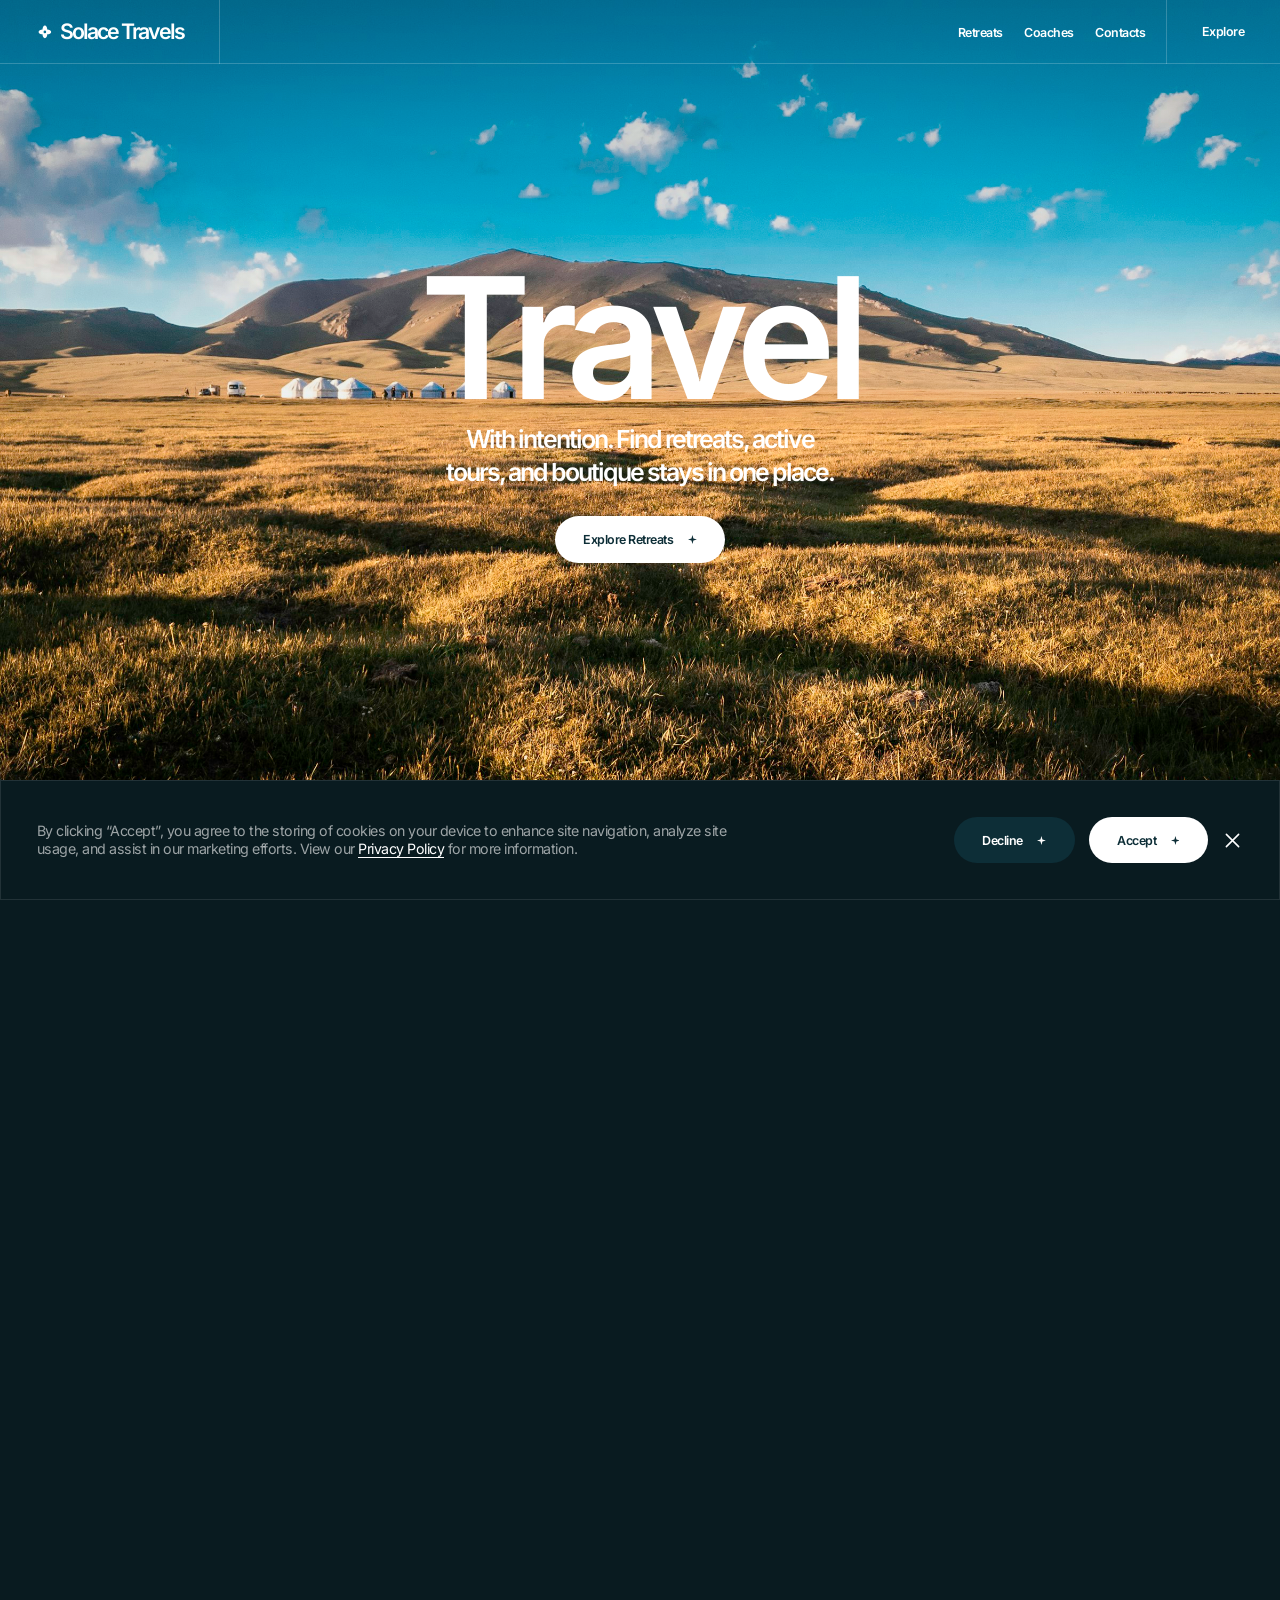
<file: index.html>
<!doctype html>
<html lang="en">
<head>
<meta charset="utf-8"/>
<meta name="viewport" content="width=device-width, initial-scale=1"/>
<title>Solace Travels — Wellness retreats & mindful journeys</title>
<meta name="description" content="Book wellness retreats, active tours and boutique stays in one place."/>
<meta name="theme-color" content="#091b20"/>
<link rel="icon" href="assets/svg/logo.svg" type="image/svg+xml"/>
<link rel="preload" href="assets/fonts/inter-latin-wght-normal.woff2" as="font" type="font/woff2" crossorigin/>
<link rel="stylesheet" href="assets/css/style.css"/>
</head>
<body class="page-home">
<header class="header" role="banner">
  <div class="header__in">
    <a href="index.html" class="header__l" aria-label="Solace Travels home"><span class="logo" data-anim="fade-down"><svg class="logo__icon" viewBox="0 0 24 24" aria-hidden="true"><path fill-rule="evenodd" d="M12 3.5c1.9 0 3.2 2.6 3.2 5.3 2.7 0 5.3 1.3 5.3 3.2s-2.6 3.2-5.3 3.2c0 2.7-1.3 5.3-3.2 5.3s-3.2-2.6-3.2-5.3C6.1 15.2 3.5 13.9 3.5 12s2.6-3.2 5.3-3.2C8.8 6.1 10.1 3.5 12 3.5Zm0 6.7a1.8 1.8 0 1 0 0 3.6 1.8 1.8 0 0 0 0-3.6Z"/></svg><span class="logo__title">Solace Travels</span></span><span class="header__dec header__dec--2"></span></a>
    <nav class="header__r" aria-label="Main"><ul class="nav"><li class="nav__item" data-anim="fade-down" data-anim-delay="0.1"><a href="#retreats" data-nav="retreats" class="button-sm nav__link"><span class="c-40 m-only-inline">+</span>Retreats</a></li><li class="nav__item" data-anim="fade-down" data-anim-delay="0.2"><a href="coaches.html" data-nav="coaches" class="button-sm nav__link"><span class="c-40 m-only-inline">+</span>Coaches</a></li><li class="nav__item" data-anim="fade-down" data-anim-delay="0.3"><a href="contacts.html" data-nav="contacts" class="button-sm nav__link"><span class="c-40 m-only-inline">+</span>Contacts</a></li></ul><a href="#retreats" class="header__accent"><span class="button-sm" data-anim="fade-down" data-anim-delay="0.4">Explore</span><span class="header__dec header__dec--3"></span></a></nav>
    <div class="header__burger"><button type="button" class="burger" aria-label="Open menu" aria-expanded="false" aria-controls="mobile-menu"><span class="burger__in"><span class="burger__line burger__line--1"></span><span class="burger__line burger__line--2"></span></span></button></div>
  </div>
  <div class="mobile-menu" id="mobile-menu"><ul class="nav"><li class="nav__item"><a href="#retreats" data-nav="retreats" class="button-sm nav__link"><span class="c-40 m-only-inline">+</span>Retreats</a></li><li class="nav__item"><a href="coaches.html" data-nav="coaches" class="button-sm nav__link"><span class="c-40 m-only-inline">+</span>Coaches</a></li><li class="nav__item"><a href="contacts.html" data-nav="contacts" class="button-sm nav__link"><span class="c-40 m-only-inline">+</span>Contacts</a></li></ul><a href="#retreats" class="btn-primary m-full"><span class="button-sm">Explore Retreats</span><span class="btn-icon" aria-hidden="true"><svg viewBox="0 0 10 10"><path d="M5 0 6.1 3.9 10 5 6.1 6.1 5 10 3.9 6.1 0 5 3.9 3.9Z"/></svg></span></a></div>
  <div class="header__dec header__dec--1"></div>
</header>
<div id="smooth-wrapper"><div id="smooth-content">
<main>

<section class="intro" style="--fg-line:50%;--fg-line-m:44%;--m-pos:55% 50%;--hero-shade:linear-gradient(to bottom, rgba(9,27,32,.25), rgba(9,27,32,.05) 45%, rgba(9,27,32,.2))">
  <img src="assets/img/hero.jpg" alt="Snowy peaks above a golden valley" class="intro__media" loading="eager" decoding="async"/>
  <div class="intro__shade"></div>
  <div class="container intro__in"><div class="intro__text">
    <h1 data-anim="fade-up-big" class="h1 intro__headline">Travel</h1>
    <div class="intro__sub z4"><p data-anim="fade-up" data-anim-delay="0.1" class="body-xxl" style="margin:0">With intention. Find retreats, active <br/>tours, and boutique stays  in one place.</p></div>
    <div data-anim="fade-up" data-anim-delay="0.2" class="intro__btn d-only z4"><a href="#retreats" class="btn-primary "><span class="button-sm">Explore Retreats</span><span class="btn-icon" aria-hidden="true"><svg viewBox="0 0 10 10"><path d="M5 0 6.1 3.9 10 5 6.1 6.1 5 10 3.9 6.1 0 5 3.9 3.9Z"/></svg></span></a></div>
  </div></div>
  <img src="assets/img/hero.jpg" alt="" aria-hidden="true" class="intro__media intro__media--fg" loading="eager" decoding="async"/>
  <div class="intro__shade-m"></div>
  <div class="intro__btn-m m-only-flex"><a href="#retreats" class="btn-primary m-full"><span class="button-sm">Explore Retreats</span><span class="btn-icon" aria-hidden="true"><svg viewBox="0 0 10 10"><path d="M5 0 6.1 3.9 10 5 6.1 6.1 5 10 3.9 6.1 0 5 3.9 3.9Z"/></svg></span></a></div>
</section>

<section class="statistic-section pad">
  <div class="container"><div class="head"><div class="row m-column">
    <div class="col col-3"><div data-a="title" class="head__title m-mb-24"><img src="assets/svg/logo-mini.svg" alt="" class="logo-mini"/><div class="body-md">Retreats</div></div></div>
    <div class="col col-9"><div class="head__desc"><h2 data-a="h2" class="h2 m-36 m-no-br">We've checked retreats in <br/>over a hundred countries <br/>Take a look yourself</h2></div></div>
  </div></div></div>
  <div class="stat__wrap"><div class="stat__items" data-slider-free>
    <div class="stat-item"><div class="stat-item__head"><div class="body-lg-semibold stat-item__title">Introvert Retreats</div><div class="body-md c-50 stat-item__sub">/ 78+ Countries</div></div><div class="stat-item__visual"><img src="assets/img/stat-1.jpg" alt="Desert dunes with a lone walker" class="stat-item__img" loading="lazy" decoding="async"/></div><div class="stat__border stat__border--right"></div></div>
    <div class="stat-item"><div class="stat-item__head"><div class="body-lg-semibold stat-item__title">Yoga Retreats</div><div class="body-md c-50 stat-item__sub">/ 89+ Countries</div></div><div class="stat-item__visual"><img src="assets/img/stat-2.jpg" alt="Person meditating with hands in prayer" class="stat-item__img" loading="lazy" decoding="async"/></div><div class="stat__border stat__border--right"></div></div>
    <div class="stat-item"><div class="stat-item__head"><div class="body-lg-semibold stat-item__title">Detox</div><div class="body-md c-50 stat-item__sub">/ 56+ Countries</div></div><div class="stat-item__visual"><img src="assets/img/stat-3.jpg" alt="Green detox juice" class="stat-item__img" loading="lazy" decoding="async"/></div></div>
  </div><div class="stat__border stat__border--top"></div><div class="stat__border stat__border--bottom"></div></div>
</section>

<section class="about-section pad">
  <div class="container">
    <div class="head"><div class="row m-column">
      <div class="col col-3"><div data-a="title" class="head__title m-mb-24"><img src="assets/svg/logo-mini.svg" alt="" class="logo-mini"/><div class="body-md">About Us</div></div></div>
      <div class="col col-9"><div class="head__desc"><h2 data-a="h2" class="h2 m-36 m-no-br">More than trips — journeys that <br/>restore body and mind</h2></div></div>
    </div></div>
    <div class="about">
      <div class="about__visual"><img src="assets/img/about.jpg" alt="Misty forested hills at sunrise" class="about__img" loading="lazy" decoding="async"/></div>
      <div class="about__content">
        <div class="about__head"><div data-a="lead" class="body-xl m-22 m-no-br">          Solace Travel is a premium wellness travel platform <br/>that pairs easy booking with the calm of a well-made <br/>travel journal. Explore curated programs, match them with <br/>remarkable stays, and book in a few clicks.</div></div>
        <div class="about__items">
          <div class="about-item"><div class="about-item__head"><div data-a="num" class="h3">100+</div><div data-a="num-desc" class="body-l body-lg">Countries <br/>explored in total</div></div><div class="about-item__footer"><div data-a="foot" class="body-md c-60">Chosen by travellers who want more than an ordinary holiday.</div></div></div>
          <div class="about-item"><div class="about-item__head"><div data-a="num" class="h3">1 506+</div><div data-a="num-desc" class="body-lg">Retreats <br/>completed by guests</div></div><div class="about-item__footer"><div class="about-item__logos" aria-label="Featured in"><span class="partner partner--1">lumen.</span><span class="partner partner--2">Kora</span><span class="partner partner--3 d-only">AXIS</span></div></div></div>
        </div>
      </div>
    </div>
  </div>
</section>

<section id="retreats" class="featured-section pad">
  <div class="container">
    <div class="head"><div class="row align-end m-column">
      <div class="col col-6"><div class="head__desc m-mb-16"><h2 data-a="h2" class="h2 m-h3">Featured <span class="m-fw">Retreats</span></h2></div></div>
      <div class="col col-6"><div class="side-head"><div data-a="desc" class="body-md c-60 m-no-br">Find inspiring places, meaningful activities and expert- <br/>led sessions created to restore your energy and spirit.</div></div></div>
    </div></div>
    <div class="featured"><div class="featured__items">
      <article class="featured-item">
  <div class="featured-item__text">
    <div class="featured-item__head"><h3 class="h4 featured-item__title">7 Day Wild Forest Retreat in Romania</h3><div class="featured-item__cost"><div class="body-md c-60">from</div><div class="body-lg-semibold">$1,050</div></div></div>
    <div class="featured-item__visual m-only"><img src="assets/img/retreat-1.jpg" alt="7 Day Wild Forest Retreat in Romania" class="featured-item__img" loading="lazy" decoding="async"/></div>
    <div class="featured-item__body"><div class="featured-item__props">
      <div class="prop"><div class="title-xs">Bran, Brașov County, Romania</div><img src="assets/svg/pin.svg" alt="" class="prop__icon"/></div>
      <div class="prop"><div class="title-xs">Feb 15 - 21, 2026 <span class="c-60">(7 days, 6 nights)</span></div><img src="assets/svg/calendar.svg" alt="" class="prop__icon"/></div>
      <div class="prop"><div class="title-xs">12 guests</div><img src="assets/svg/users.svg" alt="" class="prop__icon"/></div>
      <div class="prop"><div class="title-xs">Trusted by 190+ <span class="c-60">clients worldwide</span></div><img src="assets/svg/stars.svg" alt="Rated 5 out of 5" class="prop__icon prop__icon--stars"/></div>
    </div><div class="featured-item__btn"><a href="retreats/7-day-carpathian-highlands-retreat-romania.html" class="btn-secondary full"><span class="button-sm">Explore Retreat</span><span class="btn-icon" aria-hidden="true"><svg viewBox="0 0 10 10"><path d="M5 0 6.1 3.9 10 5 6.1 6.1 5 10 3.9 6.1 0 5 3.9 3.9Z"/></svg></span></a></div></div>
  </div>
  <a href="retreats/7-day-carpathian-highlands-retreat-romania.html" class="featured-item__visual d-only" tabindex="-1" aria-hidden="true"><img src="assets/img/retreat-1.jpg" alt="" class="featured-item__img" loading="lazy" decoding="async"/></a>
</article>
      <article class="featured-item">
  <div class="featured-item__text">
    <div class="featured-item__head"><h3 class="h4 featured-item__title">Yoga & Hiking Retreat <br/>in Tuscany, Italy</h3><div class="featured-item__cost"><div class="body-md c-60">from</div><div class="body-lg-semibold">$1,340</div></div></div>
    <div class="featured-item__visual m-only"><img src="assets/img/retreat-2.jpg" alt="Yoga & Hiking Retreat in Tuscany, Italy" class="featured-item__img" loading="lazy" decoding="async"/></div>
    <div class="featured-item__body"><div class="featured-item__props">
      <div class="prop"><div class="title-xs">Province of Siena, Tuscany, Italy</div><img src="assets/svg/pin.svg" alt="" class="prop__icon"/></div>
      <div class="prop"><div class="title-xs">Jan 15 - 21, 2026 <span class="c-60">(7 days, 6 nights)</span></div><img src="assets/svg/calendar.svg" alt="" class="prop__icon"/></div>
      <div class="prop"><div class="title-xs">6 guests</div><img src="assets/svg/users.svg" alt="" class="prop__icon"/></div>
      <div class="prop"><div class="title-xs">Trusted by 125+ <span class="c-60">clients worldwide</span></div><img src="assets/svg/stars.svg" alt="Rated 5 out of 5" class="prop__icon prop__icon--stars"/></div>
    </div><div class="featured-item__btn"><a href="retreats/yoga-outdoor-retreat-tuscany-italy.html" class="btn-secondary full"><span class="button-sm">Explore Retreat</span><span class="btn-icon" aria-hidden="true"><svg viewBox="0 0 10 10"><path d="M5 0 6.1 3.9 10 5 6.1 6.1 5 10 3.9 6.1 0 5 3.9 3.9Z"/></svg></span></a></div></div>
  </div>
  <a href="retreats/yoga-outdoor-retreat-tuscany-italy.html" class="featured-item__visual d-only" tabindex="-1" aria-hidden="true"><img src="assets/img/retreat-2.jpg" alt="" class="featured-item__img" loading="lazy" decoding="async"/></a>
</article>
      <article class="featured-item">
  <div class="featured-item__text">
    <div class="featured-item__head"><h3 class="h4 featured-item__title">Photo Retreat & Tour in Magical Morocco</h3><div class="featured-item__cost"><div class="body-md c-60">from</div><div class="body-lg-semibold">$5,490</div></div></div>
    <div class="featured-item__visual m-only"><img src="assets/img/retreat-3.jpg" alt="Photo Retreat & Tour in Magical Morocco" class="featured-item__img" loading="lazy" decoding="async"/></div>
    <div class="featured-item__body"><div class="featured-item__props">
      <div class="prop"><div class="title-xs">Morocco</div><img src="assets/svg/pin.svg" alt="" class="prop__icon"/></div>
      <div class="prop"><div class="title-xs">March 06 - 20, 2026 <span class="c-60">(15 days, 14 nights)</span></div><img src="assets/svg/calendar.svg" alt="" class="prop__icon"/></div>
      <div class="prop"><div class="title-xs">18 guests</div><img src="assets/svg/users.svg" alt="" class="prop__icon"/></div>
      <div class="prop"><div class="title-xs">Trusted by 312+ <span class="c-60">clients worldwide</span></div><img src="assets/svg/stars.svg" alt="Rated 5 out of 5" class="prop__icon prop__icon--stars"/></div>
    </div><div class="featured-item__btn"><a href="retreats/photography-journey-magical-morocco.html" class="btn-secondary full"><span class="button-sm">Explore Retreat</span><span class="btn-icon" aria-hidden="true"><svg viewBox="0 0 10 10"><path d="M5 0 6.1 3.9 10 5 6.1 6.1 5 10 3.9 6.1 0 5 3.9 3.9Z"/></svg></span></a></div></div>
  </div>
  <a href="retreats/photography-journey-magical-morocco.html" class="featured-item__visual d-only" tabindex="-1" aria-hidden="true"><img src="assets/img/retreat-3.jpg" alt="" class="featured-item__img" loading="lazy" decoding="async"/></a>
</article>
      <article class="featured-item">
  <div class="featured-item__text">
    <div class="featured-item__head"><h3 class="h4 featured-item__title">Morocco Holiday & Sahara Nights</h3><div class="featured-item__cost"><div class="body-md c-60">from</div><div class="body-lg-semibold">$3,790</div></div></div>
    <div class="featured-item__visual m-only"><img src="assets/img/retreat-4.jpg" alt="Morocco Holiday & Sahara Nights" class="featured-item__img" loading="lazy" decoding="async"/></div>
    <div class="featured-item__body"><div class="featured-item__props">
      <div class="prop"><div class="title-xs">Marrakesh, Marrakesh-Safi, Morocco</div><img src="assets/svg/pin.svg" alt="" class="prop__icon"/></div>
      <div class="prop"><div class="title-xs">April 12 - 20, 2026 <span class="c-60">(8 days, 7 nights)</span></div><img src="assets/svg/calendar.svg" alt="" class="prop__icon"/></div>
      <div class="prop"><div class="title-xs">6 guests</div><img src="assets/svg/users.svg" alt="" class="prop__icon"/></div>
      <div class="prop"><div class="title-xs">Trusted by 412+ <span class="c-60">clients worldwide</span></div><img src="assets/svg/stars.svg" alt="Rated 5 out of 5" class="prop__icon prop__icon--stars"/></div>
    </div><div class="featured-item__btn"><a href="retreats/sahara-nights-morocco-holiday.html" class="btn-secondary full"><span class="button-sm">Explore Retreat</span><span class="btn-icon" aria-hidden="true"><svg viewBox="0 0 10 10"><path d="M5 0 6.1 3.9 10 5 6.1 6.1 5 10 3.9 6.1 0 5 3.9 3.9Z"/></svg></span></a></div></div>
  </div>
  <a href="retreats/sahara-nights-morocco-holiday.html" class="featured-item__visual d-only" tabindex="-1" aria-hidden="true"><img src="assets/img/retreat-4.jpg" alt="" class="featured-item__img" loading="lazy" decoding="async"/></a>
</article>
      <article class="featured-item">
  <div class="featured-item__text">
    <div class="featured-item__head"><h3 class="h4 featured-item__title">8 Day Juice Cleanse, Retreat <br/>in Portugal</h3><div class="featured-item__cost"><div class="body-md c-60">from</div><div class="body-lg-semibold">$1,280</div></div></div>
    <div class="featured-item__visual m-only"><img src="assets/img/retreat-5.jpg" alt="8 Day Juice Cleanse, Retreat in Portugal" class="featured-item__img" loading="lazy" decoding="async"/></div>
    <div class="featured-item__body"><div class="featured-item__props">
      <div class="prop"><div class="title-xs">Ericeira, Portugal</div><img src="assets/svg/pin.svg" alt="" class="prop__icon"/></div>
      <div class="prop"><div class="title-xs">Feb 06 - 14, 2026 <span class="c-60">(8 days, 7 nights)</span></div><img src="assets/svg/calendar.svg" alt="" class="prop__icon"/></div>
      <div class="prop"><div class="title-xs">12 guests</div><img src="assets/svg/users.svg" alt="" class="prop__icon"/></div>
      <div class="prop"><div class="title-xs">Trusted by 112+ <span class="c-60">clients worldwide</span></div><img src="assets/svg/stars.svg" alt="Rated 5 out of 5" class="prop__icon prop__icon--stars"/></div>
    </div><div class="featured-item__btn"><a href="retreats/8-day-juice-cleanse-retreat-portugal.html" class="btn-secondary full"><span class="button-sm">Explore Retreat</span><span class="btn-icon" aria-hidden="true"><svg viewBox="0 0 10 10"><path d="M5 0 6.1 3.9 10 5 6.1 6.1 5 10 3.9 6.1 0 5 3.9 3.9Z"/></svg></span></a></div></div>
  </div>
  <a href="retreats/8-day-juice-cleanse-retreat-portugal.html" class="featured-item__visual d-only" tabindex="-1" aria-hidden="true"><img src="assets/img/retreat-5.jpg" alt="" class="featured-item__img" loading="lazy" decoding="async"/></a>
</article>
      <article class="featured-item">
  <div class="featured-item__text">
    <div class="featured-item__head"><h3 class="h4 featured-item__title">7 Day Solo Travelers Retreat: Joy in Bali</h3><div class="featured-item__cost"><div class="body-md c-60">from</div><div class="body-lg-semibold">$420</div></div></div>
    <div class="featured-item__visual m-only"><img src="assets/img/retreat-6.jpg" alt="7 Day Solo Travelers Retreat: Joy in Bali" class="featured-item__img" loading="lazy" decoding="async"/></div>
    <div class="featured-item__body"><div class="featured-item__props">
      <div class="prop"><div class="title-xs">Ubud, Bali, Indonesia</div><img src="assets/svg/pin.svg" alt="" class="prop__icon"/></div>
      <div class="prop"><div class="title-xs">Jan | Feb | Mar | Apr | May <span class="c-60">(7 days, 6 nights)</span></div><img src="assets/svg/calendar.svg" alt="" class="prop__icon"/></div>
      <div class="prop"><div class="title-xs">Solo</div><img src="assets/svg/users.svg" alt="" class="prop__icon"/></div>
      <div class="prop"><div class="title-xs">Trusted by 287+ <span class="c-60">clients worldwide</span></div><img src="assets/svg/stars.svg" alt="Rated 5 out of 5" class="prop__icon prop__icon--stars"/></div>
    </div><div class="featured-item__btn"><a href="retreats/7-day-solo-travelers-retreat-bali.html" class="btn-secondary full"><span class="button-sm">Explore Retreat</span><span class="btn-icon" aria-hidden="true"><svg viewBox="0 0 10 10"><path d="M5 0 6.1 3.9 10 5 6.1 6.1 5 10 3.9 6.1 0 5 3.9 3.9Z"/></svg></span></a></div></div>
  </div>
  <a href="retreats/7-day-solo-travelers-retreat-bali.html" class="featured-item__visual d-only" tabindex="-1" aria-hidden="true"><img src="assets/img/retreat-6.jpg" alt="" class="featured-item__img" loading="lazy" decoding="async"/></a>
</article>
      <div class="featured__dec featured__dec--h" style="top:0.0000%"></div><div class="featured__dec featured__dec--h" style="top:33.3333%"></div><div class="featured__dec featured__dec--h" style="top:66.6667%"></div><div class="featured__dec featured__dec--h" style="top:calc(100% - 1px)"></div><div class="featured__dec featured__dec--v"></div>
    </div></div>
  </div>
</section>

<section class="combine-section"><div class="combine" style="background-image:linear-gradient(to bottom, rgba(9,27,32,.2) 0%, rgba(9,27,32,.15) 40%, rgba(9,27,32,.55) 70%, rgba(9,27,32,.92) 100%), url('assets/img/combine.jpg')" role="img" aria-label="Foggy hills with cypress trees">
  <div class="container">
    <div class="head mb-40"><div class="row align-end"><div class="col col-12"><div class="head__desc"><h2 data-a="h2" class="h2 m-h3">Combine Retreat</h2></div></div></div></div>
    <div class="combine__items"><div class="combine__item"><div class="h3 m-h4"><span class="c-40">+</span>Stay</div></div><div class="combine__item"><div class="h3 m-h4"><span class="c-40">+</span>Transfers</div></div><div class="combine__item"><div class="h3 m-h4"><span class="c-40">+</span>Extras</div></div></div>
  </div>
  <div class="combine__steps">
    <div class="combine-step combine-step--lead"><div data-a="lead" class="body-xl">Bring your retreat into one smooth <br/>checkout. Instant confirmation where <br/>possible, or a personal concierge for <br/>tailor-made itineraries.</div></div>
    <div class="combine-step"><div class="combine-step__head"><div class="h3 m-36">01</div><div class="combine-step__sub"><div class="title-xs c-50">Step</div></div></div><div class="combine-step__body"><div class="body-lg m-md">Choose <br/>Retreat</div></div><div class="combine-step__dec"></div><div class="combine-step__dec combine-step__dec--m"></div></div>
    <div class="combine-step"><div class="combine-step__head"><div class="h3 m-36">02</div><div class="combine-step__sub"><div class="title-xs c-50">Step</div></div></div><div class="combine-step__body"><div class="body-lg m-md">Match Boutique <br/>Stay</div></div><div class="combine-step__dec combine-step__dec--keep"></div></div>
    <div class="combine-step"><div class="combine-step__head"><div class="h3 m-36">03</div><div class="combine-step__sub"><div class="title-xs c-50">Step</div></div></div><div class="combine-step__body"><div class="body-lg m-md">Add Transfers &amp; <br/>Extras</div></div><div class="combine-step__dec"></div><div class="combine-step__dec combine-step__dec--m"></div></div>
    <div class="combine-step"><div class="combine-step__head"><div class="h3 m-36">04</div><div class="combine-step__sub"><div class="title-xs c-50">Step</div></div></div><div class="combine-step__body"><div class="body-lg m-md">Secure <br/>Payment</div></div><div class="combine-step__dec"></div></div>
    <div class="combine__dec combine__dec--1"></div><div class="combine__dec combine__dec--2"></div>
  </div>
</div></section>

<section class="destination-section"><div class="destination">
  <img src="assets/svg/destination-map.svg" alt="" class="destination__map" loading="lazy"/>
  <svg class="destination__dots" viewBox="0 0 1440 1013" preserveAspectRatio="xMidYMid slice" aria-hidden="true">
    <defs><radialGradient id="dotglow"><stop offset="0" stop-color="#FBA13A"/><stop offset="1" stop-color="#071418"/></radialGradient><filter id="dotblur" x="-50%" y="-50%" width="200%" height="200%"><feGaussianBlur stdDeviation="3"/></filter></defs>
    <g class="map-dot"><circle class="map-dot__glow" cx="561.9" cy="568.2" r="28" fill="url(#dotglow)" opacity=".15" filter="url(#dotblur)"/><circle class="map-dot__core" cx="561.9" cy="568.2" r="4" fill="#FBA13A"/></g>
    <g class="map-dot"><circle class="map-dot__glow" cx="579.7" cy="598.4" r="14" fill="url(#dotglow)" opacity=".15" filter="url(#dotblur)"/><circle class="map-dot__core" cx="579.7" cy="598.4" r="2" fill="#FBA13A"/></g>
    <g class="map-dot"><circle class="map-dot__glow" cx="495.9" cy="701.4" r="28" fill="url(#dotglow)" opacity=".15" filter="url(#dotblur)"/><circle class="map-dot__core" cx="495.9" cy="701.4" r="4" fill="#FBA13A"/></g>
    <g class="map-dot"><circle class="map-dot__glow" cx="535.6" cy="685.3" r="14" fill="url(#dotglow)" opacity=".15" filter="url(#dotblur)"/><circle class="map-dot__core" cx="535.6" cy="685.3" r="2" fill="#FBA13A"/></g>
    <g class="map-dot"><circle class="map-dot__glow" cx="644.3" cy="656.9" r="28" fill="url(#dotglow)" opacity=".15" filter="url(#dotblur)"/><circle class="map-dot__core" cx="644.3" cy="656.9" r="4" fill="#FBA13A"/></g>
    <g class="map-dot"><circle class="map-dot__glow" cx="660.4" cy="556.4" r="14" fill="url(#dotglow)" opacity=".15" filter="url(#dotblur)"/><circle class="map-dot__core" cx="660.4" cy="556.4" r="2" fill="#FBA13A"/></g>
    <g class="map-dot"><circle class="map-dot__glow" cx="667.7" cy="584.4" r="14" fill="url(#dotglow)" opacity=".15" filter="url(#dotblur)"/><circle class="map-dot__core" cx="667.7" cy="584.4" r="2" fill="#FBA13A"/></g>
    <g class="map-dot"><circle class="map-dot__glow" cx="753" cy="645.7" r="28" fill="url(#dotglow)" opacity=".15" filter="url(#dotblur)"/><circle class="map-dot__core" cx="753" cy="645.7" r="4" fill="#FBA13A"/></g>
    <g class="map-dot"><circle class="map-dot__glow" cx="735.5" cy="708.1" r="14" fill="url(#dotglow)" opacity=".15" filter="url(#dotblur)"/><circle class="map-dot__core" cx="735.5" cy="708.1" r="2" fill="#FBA13A"/></g>
    <g class="map-dot"><circle class="map-dot__glow" cx="773.9" cy="679.5" r="28" fill="url(#dotglow)" opacity=".15" filter="url(#dotblur)"/><circle class="map-dot__core" cx="773.9" cy="679.5" r="4" fill="#FBA13A"/></g>
    <g class="map-dot"><circle class="map-dot__glow" cx="504.2" cy="764.8" r="28" fill="url(#dotglow)" opacity=".15" filter="url(#dotblur)"/><circle class="map-dot__core" cx="504.2" cy="764.8" r="4" fill="#FBA13A"/></g>
    <g class="map-dot"><circle class="map-dot__glow" cx="22.7" cy="682.4" r="28" fill="url(#dotglow)" opacity=".15" filter="url(#dotblur)"/><circle class="map-dot__core" cx="22.7" cy="682.4" r="4" fill="#FBA13A"/></g>
    <g class="map-dot"><circle class="map-dot__glow" cx="1184.9" cy="797.5" r="14" fill="url(#dotglow)" opacity=".15" filter="url(#dotblur)"/><circle class="map-dot__core" cx="1184.9" cy="797.5" r="2" fill="#FBA13A"/></g>
    <g class="map-dot"><circle class="map-dot__glow" cx="966" cy="817.9" r="14" fill="url(#dotglow)" opacity=".15" filter="url(#dotblur)"/><circle class="map-dot__core" cx="966" cy="817.9" r="2" fill="#FBA13A"/></g>
    <g class="map-dot"><circle class="map-dot__glow" cx="402.8" cy="393.6" r="14" fill="url(#dotglow)" opacity=".15" filter="url(#dotblur)"/><circle class="map-dot__core" cx="402.8" cy="393.6" r="2" fill="#FBA13A"/></g>
    <g class="map-dot"><circle class="map-dot__glow" cx="694.4" cy="467.2" r="14" fill="url(#dotglow)" opacity=".15" filter="url(#dotblur)"/><circle class="map-dot__core" cx="694.4" cy="467.2" r="2" fill="#FBA13A"/></g>
    <g class="map-dot"><circle class="map-dot__glow" cx="790.2" cy="778.4" r="28" fill="url(#dotglow)" opacity=".15" filter="url(#dotblur)"/><circle class="map-dot__core" cx="790.2" cy="778.4" r="4" fill="#FBA13A"/></g>
    <g class="map-dot"><circle class="map-dot__glow" cx="1123.6" cy="657.9" r="28" fill="url(#dotglow)" opacity=".15" filter="url(#dotblur)"/><circle class="map-dot__core" cx="1123.6" cy="657.9" r="4" fill="#FBA13A"/></g>
  </svg>
  <div class="container"><div class="head"><div class="row m-column">
    <div class="col col-3"><div data-a="title" class="head__title m-mb-24"><img src="assets/svg/logo-mini.svg" alt="" class="logo-mini"/><div class="body-md">Country</div></div></div>
    <div class="col col-9"><div class="head__desc"><h2 data-a="h2" class="h2 m-36">Explore by Destination </h2><div data-a="lead" class="body-xl m-lg m-no-br">Find your next journey! <br/>Pick from beautiful places across Europe with 289 <br/>programs, colourful Asia with 90 experiences, and the wide USA <br/>with 180 unique locations.</div></div></div>
  </div></div>
  <div class="destination-mobile"><div class="dest-m-item"><div class="dest-m-item__head"><div class="body-lg">Europe</div><div class="body-sm c-50">/ 289+ Retreats</div></div><img src="assets/img/dest-europe.jpg" alt="Europe landscape" class="dest-m-item__img" loading="lazy" decoding="async"/></div><div class="dest-m-item"><div class="dest-m-item__head"><div class="body-lg">Asia</div><div class="body-sm c-50">/ 90+ Retreats</div></div><img src="assets/img/dest-asia.jpg" alt="Asia landscape" class="dest-m-item__img" loading="lazy" decoding="async"/></div><div class="dest-m-item"><div class="dest-m-item__head"><div class="body-lg">USA</div><div class="body-sm c-50">/ 180+ Retreats</div></div><img src="assets/img/dest-usa.jpg" alt="USA landscape" class="dest-m-item__img" loading="lazy" decoding="async"/></div></div>
  </div>
</div></section>

<section class="how-works-section pad"><div class="container">
  <div class="head"><div class="row align-end m-column">
    <div class="col col-6"><div class="head__desc m-mb-16"><h2 data-a="h2" class="h2 m-h3">How Solace Works</h2></div></div>
    <div class="col col-6"><div class="side-head"><div data-a="desc" class="body-md c-60 m-no-br">Browse certified experts with checked <br/>credentials and real guest reviews.</div></div></div>
  </div></div>
  <div class="how-works">
    <div class="how-item"><div class="how-item__head"><img src="assets/svg/how-1.svg" alt="" class="how-item__icon"/><div class="how-item__count">01</div></div><div class="how-item__body"><div class="body-md how-item__title"><span class="m-fw">Share your </span>goals</div><div class="body-md c-50 m-no-br how-item__desc">Chosen by travellers looking for <br/>more than ordinary holidays.</div></div></div>
    <div class="how-item"><div class="how-item__head"><img src="assets/svg/how-2.svg" alt="" class="how-item__icon"/><div class="how-item__count">02</div></div><div class="how-item__body"><div class="body-md how-item__title"><span class="m-fw">Get curated</span> matches</div><div class="body-md c-50 m-no-br how-item__desc">We suggest retreats and <br/>stays that suit you.</div></div></div>
    <div class="how-item"><div class="how-item__head"><img src="assets/svg/how-3.svg" alt="" class="how-item__icon"/><div class="how-item__count">03</div></div><div class="how-item__body"><div class="body-md how-item__title"><span class="m-fw">Shape your</span> package</div><div class="body-md c-50 m-no-br how-item__desc">Add transfers, spa, and <br/>extras in one checkout.</div></div></div>
    <div class="how-item"><div class="how-item__head"><img src="assets/svg/how-4.svg" alt="" class="how-item__icon"/><div class="how-item__count">04</div></div><div class="how-item__body"><div class="body-md how-item__title"><span class="m-fw">Travel &amp; track</span> progress</div><div class="body-md c-50 m-no-br how-item__desc">Use the Solace Journal to reflect <br/>and rebook.</div></div></div>
  </div>
</div></section>

<section class="practitioners-section pad"><div class="practitioners">
  <div class="practitioners__list d-only">
    <div class="coach" tabindex="0" aria-label="Ana Sousa, Nutrition Specialist">
  <div class="coach__visual"><img src="assets/img/coach-10.jpg" alt="Portrait of Ana Sousa" class="coach__img" loading="lazy" decoding="async"/><div class="coach__head"><div class="body-lg">Ana Sousa</div><div class="body-sm">Nutrition Specialist</div></div></div>
  <div class="coach-info">
    <div class="coach-info__location"><div class="body-sm">Europe</div></div>
    <div class="coach-info__body">
      <div class="coach-info__head"><div class="coach-info__headline"><div class="body-lg">Ana Sousa</div><div class="body-sm">Nutrition Specialist</div></div><div class="body-sm c-60">I support retreat guests with food that is simple, nourishing and adapted to real needs. I focus on whole foods, steady energy and practical habits that help focus and recovery. I show people how food affects body and mind, without strict rules or unnecessary limits, and always with respect for how they live.</div></div>
      <div class="coach-info__items"><div class="coach-info__item"><div class="body-sm">Countries travelled:</div><div class="coach-info__val earth"><div class="body-sm">17</div></div></div><div class="coach-info__item"><div class="body-sm">Retreats attended:</div><div class="coach-info__val yoga"><div class="body-sm">89</div></div></div></div>
    </div>
  </div>
</div>
    <div class="coach" tabindex="0" aria-label="Daniel Okafor, Meditation Coach">
  <div class="coach__visual"><img src="assets/img/coach-12.jpg" alt="Portrait of Daniel Okafor" class="coach__img" loading="lazy" decoding="async"/><div class="coach__head"><div class="body-lg">Daniel Okafor</div><div class="body-sm">Meditation Coach</div></div></div>
  <div class="coach-info">
    <div class="coach-info__location"><div class="body-sm">USA</div></div>
    <div class="coach-info__body">
      <div class="coach-info__head"><div class="coach-info__headline"><div class="body-lg">Daniel Okafor</div><div class="body-sm">Meditation Coach</div></div><div class="body-sm c-60">I use meditation as a practical tool for emotional stability, focus and self-discipline. My approach is structured and easy to follow, helping people build a habit that fits into real life. <br/><br/>I help participants grow awareness and resilience with techniques they can use during a retreat and long after it.</div></div>
      <div class="coach-info__items"><div class="coach-info__item"><div class="body-sm">Countries travelled:</div><div class="coach-info__val earth"><div class="body-sm">19</div></div></div><div class="coach-info__item"><div class="body-sm">Retreats attended:</div><div class="coach-info__val yoga"><div class="body-sm">56</div></div></div></div>
    </div>
  </div>
</div>
    <div class="coach" tabindex="0" aria-label="Ioana Marin, Stress-Relief Guide">
  <div class="coach__visual"><img src="assets/img/coach-9.jpg" alt="Portrait of Ioana Marin" class="coach__img" loading="lazy" decoding="async"/><div class="coach__head"><div class="body-lg">Ioana Marin</div><div class="body-sm">Stress-Relief Guide</div></div></div>
  <div class="coach-info">
    <div class="coach-info__location"><div class="body-sm">Europe</div></div>
    <div class="coach-info__body">
      <div class="coach-info__head"><div class="coach-info__headline"><div class="body-lg">Ioana Marin</div><div class="body-sm">Stress-Relief Guide</div></div><div class="body-sm c-60">I help people lower stress through breathwork, gentle movement and nervous system care. My sessions aim to restore balance, steady the emotions and release tension held in the body. I work with people who have carried stress for years and want tools they can repeat every day. My approach is calm, patient and focused on recovery that lasts.</div></div>
      <div class="coach-info__items"><div class="coach-info__item"><div class="body-sm">Countries travelled:</div><div class="coach-info__val earth"><div class="body-sm">14</div></div></div><div class="coach-info__item"><div class="body-sm">Retreats attended:</div><div class="coach-info__val yoga"><div class="body-sm">18</div></div></div></div>
    </div>
  </div>
</div>
    <div class="coach" tabindex="0" aria-label="Inês Carvalho, Conscious Movement Instructor">
  <div class="coach__visual"><img src="assets/img/coach-7.jpg" alt="Portrait of Inês Carvalho" class="coach__img" loading="lazy" decoding="async"/><div class="coach__head"><div class="body-lg">Inês Carvalho</div><div class="body-sm">Conscious Movement Instructor</div></div></div>
  <div class="coach-info">
    <div class="coach-info__location"><div class="body-sm">Europe</div></div>
    <div class="coach-info__body">
      <div class="coach-info__head"><div class="coach-info__headline"><div class="body-lg">Inês Carvalho</div><div class="body-sm">Conscious Movement Instructor</div></div><div class="body-sm c-60">I teach movement that is playful, free and kind to the body. My classes mix dance, mobility and somatic practice, so people can release tension and enjoy moving again. <br/><br/>There is no right way to look — only a better way to feel at home in your body.</div></div>
      <div class="coach-info__items"><div class="coach-info__item"><div class="body-sm">Countries travelled:</div><div class="coach-info__val earth"><div class="body-sm">19</div></div></div><div class="coach-info__item"><div class="body-sm">Retreats attended:</div><div class="coach-info__val yoga"><div class="body-sm">37</div></div></div></div>
    </div>
  </div>
</div>
    <div class="practitioners__dec practitioners__dec--mid"></div><div class="practitioners__dec practitioners__dec--hz"></div>
  </div>
  <div class="practitioners__list m-only" data-slider-free>
    <div class="practitioners-person"><div class="practitioners-person__visual"><img src="assets/img/coach-10.jpg" alt="Portrait of Ana Sousa" class="practitioners-person__img" loading="lazy" decoding="async"/><div class="practitioners-person__text"><div class="body-lg">Ana Sousa</div><div class="body-sm">Nutrition Specialist</div></div></div></div>
    <div class="practitioners-person"><div class="practitioners-person__visual"><img src="assets/img/coach-12.jpg" alt="Portrait of Daniel Okafor" class="practitioners-person__img" loading="lazy" decoding="async"/><div class="practitioners-person__text"><div class="body-lg">Daniel Okafor</div><div class="body-sm">Meditation Coach</div></div></div></div>
    <div class="practitioners-person"><div class="practitioners-person__visual"><img src="assets/img/coach-9.jpg" alt="Portrait of Ioana Marin" class="practitioners-person__img" loading="lazy" decoding="async"/><div class="practitioners-person__text"><div class="body-lg">Ioana Marin</div><div class="body-sm">Stress-Relief Guide</div></div></div></div>
    <div class="practitioners-person"><div class="practitioners-person__visual"><img src="assets/img/coach-7.jpg" alt="Portrait of Inês Carvalho" class="practitioners-person__img" loading="lazy" decoding="async"/><div class="practitioners-person__text"><div class="body-lg">Inês Carvalho</div><div class="body-sm">Conscious Movement Instructor</div></div></div></div>
  </div>
  <div class="practitioners__text">
    <div class="practitioners__row"><div class="head head--column"><div data-a="title" class="head__title"><img src="assets/svg/logo-mini.svg" alt="" class="logo-mini"/><div class="body-md">Practitioners &amp; Coaches</div></div><div class="head__desc"><h2 data-a="h2" class="h2 m-36">The 200+ people <br/>behind Solace</h2></div></div></div>
    <div class="practitioners__row practitioners__row--b"><div class="practitioners__items">
      <div class="practitioners-item"><img src="assets/svg/plus.svg" alt="" class="practitioners-item__icon"/><div class="practitioners-item__content"><div data-a="it1" class="body-lg">Your Retreat, Our Experts</div><div data-a="it2" class="body-md c-60">Every coach is carefully chosen to <br/>offer the best possible guidance <br/>in yoga, meditation, fitness, and <br/>holistic wellbeing.</div></div></div>
      <div class="practitioners-item"><img src="assets/svg/plus.svg" alt="" class="practitioners-item__icon"/><div class="practitioners-item__content"><div data-a="big" class="body-xl m-22">At Solace we've gathered <br/>a worldwide circle of <br/>200+ certified coaches, <br/>practitioners, and wellness <br/>experts.</div></div></div>
    </div></div>
  </div>
  <div class="practitioners__dec practitioners__dec--top"></div><div class="practitioners__dec practitioners__dec--bottom"></div><div class="practitioners__dec practitioners__dec--mid"></div>
</div></section>
</main>
<footer class="footer">
  <div class="container">
    <div class="footer__visual"><img src="assets/img/footer.jpg" alt="Alpine village in a green valley at golden hour" class="footer__img" loading="lazy" decoding="async"/><div class="footer__layer"></div></div>
    <div class="footer-top"><div class="row m-column m-gap-56">
      <div class="col col-4"><a href="index.html" class="footer-logo logo"><svg class="logo__icon" viewBox="0 0 24 24" aria-hidden="true"><path fill-rule="evenodd" d="M12 3.5c1.9 0 3.2 2.6 3.2 5.3 2.7 0 5.3 1.3 5.3 3.2s-2.6 3.2-5.3 3.2c0 2.7-1.3 5.3-3.2 5.3s-3.2-2.6-3.2-5.3C6.1 15.2 3.5 13.9 3.5 12s2.6-3.2 5.3-3.2C8.8 6.1 10.1 3.5 12 3.5Zm0 6.7a1.8 1.8 0 1 0 0 3.6 1.8 1.8 0 0 0 0-3.6Z"/></svg><span class="logo__title">Solace Travels</span></a></div>
      <div class="col col-8"><div class="row m-column m-gap-56">
        <div class="col col-6"><div class="footer-top__links"><div><a href="coaches.html" class="h3"><span class="c-40">+</span>Coaches</a></div><div><a href="contacts.html" class="h3"><span class="c-40">+</span>Contacts</a></div></div></div>
        <div class="col col-6"><div class="footer-top__contacts"><div><a href="tel:+14155550192" class="body-lg">+1 415 555 0192</a></div><div><a href="mailto:hello@solace-travels.com" class="body-lg">hello@solace-travels.com</a></div></div></div>
      </div></div>
    </div></div>
  </div>
  <div class="footer-bottom"><div class="footer-bottom__in">
    <div class="footer__l"><div class="footer__copy"><div class="button-sm c-60">©All Rights Reserved. Solace Travel, 2026</div><div class="footer__copy-dec"></div></div>
      <div class="made-by made-by--d"><span class="button-sm c-60">Made by</span><span class="made-by__name"><span class="button-sm c-60">Northfold Studio</span></span></div></div>
    <div class="footer-bottom__links"><a href="terms-and-conditions.html" class="button-sm c-60">Terms and Conditions</a><a href="privacy-policy.html" class="button-sm c-60">Privacy Policy</a></div>
    <div class="made-by made-by--m"><span class="button-sm c-60">Made by</span><span class="made-by__name"><span class="button-sm c-60">Northfold Studio</span></span></div>
  </div><div class="footer-bottom__dec"></div></div>
</footer>
</div></div>
<div class="cookie" role="dialog" aria-label="Cookie consent" aria-live="polite">
  <div class="cookie__text"><div class="body-md-regular c-60 m-no-br">By clicking “Accept”, you agree to the storing of cookies on your device to enhance site navigation, analyze site <br/>usage, and assist in our marketing efforts. View our <a href="privacy-policy.html" class="link">Privacy Policy</a> for more information.</div></div>
  <div class="cookie__controls"><a href="#" data-cookie="declined" class="btn-secondary m-big"><span class="button-sm">Decline</span><span class="btn-icon" aria-hidden="true"><svg viewBox="0 0 10 10"><path d="M5 0 6.1 3.9 10 5 6.1 6.1 5 10 3.9 6.1 0 5 3.9 3.9Z"/></svg></span></a><a href="#" data-cookie="accepted" class="btn-primary m-full"><span class="button-sm">Accept</span><span class="btn-icon" aria-hidden="true"><svg viewBox="0 0 10 10"><path d="M5 0 6.1 3.9 10 5 6.1 6.1 5 10 3.9 6.1 0 5 3.9 3.9Z"/></svg></span></a><div class="cookie__close"><button type="button" class="btn-close" data-cookie="dismissed" aria-label="Close cookie banner"></button></div></div>
</div>
<script src="assets/vendor/gsap.min.js"></script>
<script src="assets/vendor/ScrollTrigger.min.js"></script>
<script src="assets/vendor/ScrollSmoother.min.js"></script>
<script src="assets/vendor/ScrollToPlugin.min.js"></script>
<script src="assets/vendor/SplitText.min.js"></script>
<script src="assets/js/main.js"></script>
</body>
</html>
</file>
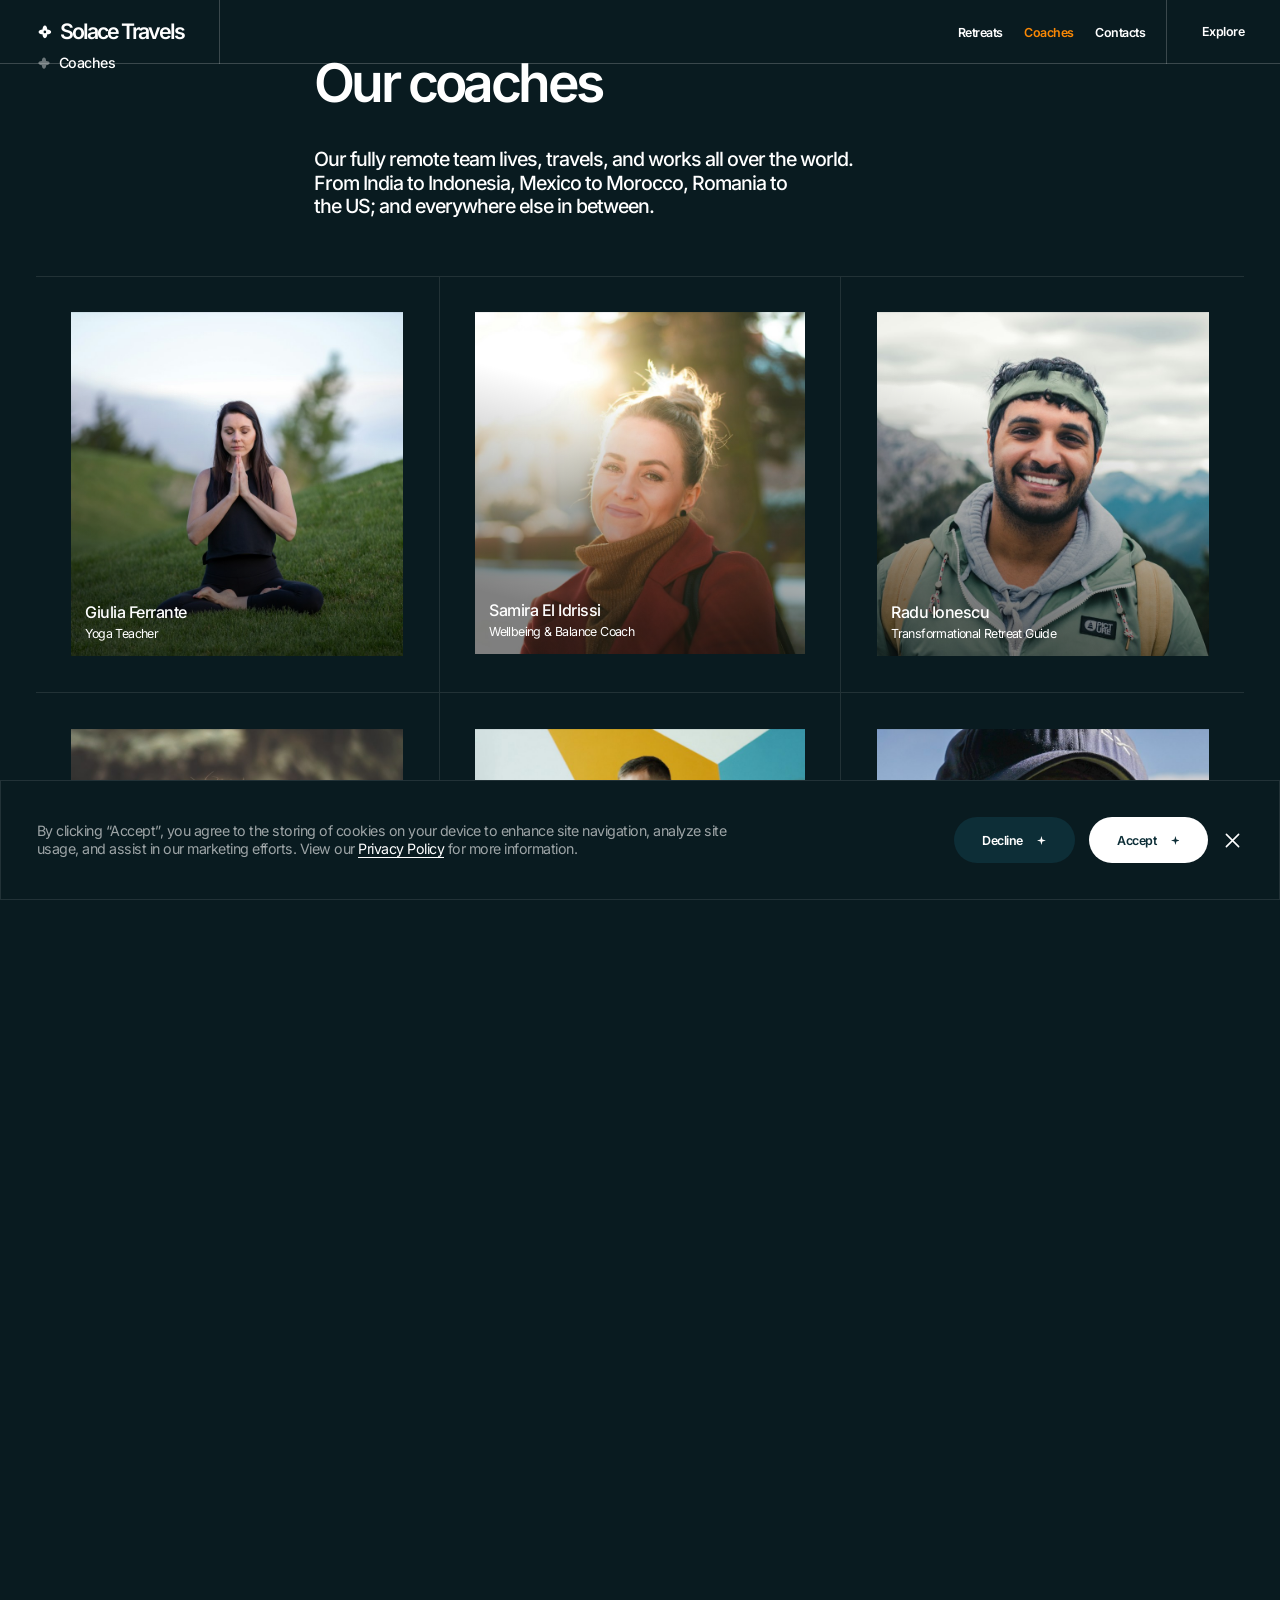
<file: coaches.html>
<!doctype html>
<html lang="en">
<head>
<meta charset="utf-8"/>
<meta name="viewport" content="width=device-width, initial-scale=1"/>
<title>Coaches — Solace Travels</title>
<meta name="description" content="Meet the certified coaches, guides and practitioners behind our retreats."/>
<meta name="theme-color" content="#091b20"/>
<link rel="icon" href="assets/svg/logo.svg" type="image/svg+xml"/>
<link rel="preload" href="assets/fonts/inter-latin-wght-normal.woff2" as="font" type="font/woff2" crossorigin/>
<link rel="stylesheet" href="assets/css/style.css"/>
</head>
<body class="page-coaches">
<header class="header" role="banner">
  <div class="header__in">
    <a href="index.html" class="header__l" aria-label="Solace Travels home"><span class="logo" data-anim="fade-down"><svg class="logo__icon" viewBox="0 0 24 24" aria-hidden="true"><path fill-rule="evenodd" d="M12 3.5c1.9 0 3.2 2.6 3.2 5.3 2.7 0 5.3 1.3 5.3 3.2s-2.6 3.2-5.3 3.2c0 2.7-1.3 5.3-3.2 5.3s-3.2-2.6-3.2-5.3C6.1 15.2 3.5 13.9 3.5 12s2.6-3.2 5.3-3.2C8.8 6.1 10.1 3.5 12 3.5Zm0 6.7a1.8 1.8 0 1 0 0 3.6 1.8 1.8 0 0 0 0-3.6Z"/></svg><span class="logo__title">Solace Travels</span></span><span class="header__dec header__dec--2"></span></a>
    <nav class="header__r" aria-label="Main"><ul class="nav"><li class="nav__item" data-anim="fade-down" data-anim-delay="0.1"><a href="index.html#retreats" data-nav="retreats" class="button-sm nav__link"><span class="c-40 m-only-inline">+</span>Retreats</a></li><li class="nav__item" data-anim="fade-down" data-anim-delay="0.2"><a href="coaches.html" data-nav="coaches" class="button-sm nav__link is-current"><span class="c-40 m-only-inline">+</span>Coaches</a></li><li class="nav__item" data-anim="fade-down" data-anim-delay="0.3"><a href="contacts.html" data-nav="contacts" class="button-sm nav__link"><span class="c-40 m-only-inline">+</span>Contacts</a></li></ul><a href="index.html#retreats" class="header__accent"><span class="button-sm" data-anim="fade-down" data-anim-delay="0.4">Explore</span><span class="header__dec header__dec--3"></span></a></nav>
    <div class="header__burger"><button type="button" class="burger" aria-label="Open menu" aria-expanded="false" aria-controls="mobile-menu"><span class="burger__in"><span class="burger__line burger__line--1"></span><span class="burger__line burger__line--2"></span></span></button></div>
  </div>
  <div class="mobile-menu" id="mobile-menu"><ul class="nav"><li class="nav__item"><a href="index.html#retreats" data-nav="retreats" class="button-sm nav__link"><span class="c-40 m-only-inline">+</span>Retreats</a></li><li class="nav__item"><a href="coaches.html" data-nav="coaches" class="button-sm nav__link is-current"><span class="c-40 m-only-inline">+</span>Coaches</a></li><li class="nav__item"><a href="contacts.html" data-nav="contacts" class="button-sm nav__link"><span class="c-40 m-only-inline">+</span>Contacts</a></li></ul><a href="index.html#retreats" class="btn-primary m-full"><span class="button-sm">Explore Retreats</span><span class="btn-icon" aria-hidden="true"><svg viewBox="0 0 10 10"><path d="M5 0 6.1 3.9 10 5 6.1 6.1 5 10 3.9 6.1 0 5 3.9 3.9Z"/></svg></span></a></div>
  <div class="header__dec header__dec--1"></div>
</header>
<div id="smooth-wrapper"><div id="smooth-content">
<main>
<div class="page-pad">
<section class="coaches-section pad"><div class="container">
  <div class="head"><div class="row m-column">
    <div class="col col-3"><div data-a="title" class="head__title m-mb-24"><img src="assets/svg/logo-mini.svg" alt="" class="logo-mini"/><div class="body-md">Coaches</div></div></div>
    <div class="col col-9"><div class="head__desc"><h1 data-a="h2" class="h2 m-36">Our coaches</h1><div data-a="lead" class="body-xl m-no-br">Our fully remote team lives, travels, and works all over the world.<br/>From India to Indonesia, Mexico to Morocco, Romania to <br/>the US; and everywhere else in between.</div></div></div>
  </div></div>
  <div class="coaches">
    <div class="coach" tabindex="0" aria-label="Giulia Ferrante, Yoga Teacher">
  <div class="coach__visual"><img src="assets/img/coach-1.jpg" alt="Portrait of Giulia Ferrante" class="coach__img" loading="lazy" decoding="async"/><div class="coach__head"><div class="body-lg">Giulia Ferrante</div><div class="body-sm">Yoga Teacher</div></div></div>
  <div class="coach-info">
    <div class="coach-info__location"><div class="body-sm">Europe</div></div>
    <div class="coach-info__body">
      <div class="coach-info__head"><div class="coach-info__headline"><div class="body-lg">Giulia Ferrante</div><div class="body-sm">Yoga Teacher</div></div><div class="body-sm c-60">I use yoga as an everyday tool for better mobility, balance and body awareness. My classes focus on breath, alignment and quiet strength, never on pressure or competition. I help people build a steady practice that fits their real life and supports them for years. <br/><br/>My style is grounded, clear and open to every level.</div></div>
      <div class="coach-info__items"><div class="coach-info__item"><div class="body-sm">Countries travelled:</div><div class="coach-info__val earth"><div class="body-sm">14</div></div></div><div class="coach-info__item"><div class="body-sm">Retreats attended:</div><div class="coach-info__val yoga"><div class="body-sm">18</div></div></div></div>
    </div>
  </div>
</div>
    <div class="coach" tabindex="0" aria-label="Samira El Idrissi, Wellbeing & Balance Coach">
  <div class="coach__visual"><img src="assets/img/coach-2.jpg" alt="Portrait of Samira El Idrissi" class="coach__img" loading="lazy" decoding="async"/><div class="coach__head"><div class="body-lg">Samira El Idrissi</div><div class="body-sm">Wellbeing & Balance Coach</div></div></div>
  <div class="coach-info">
    <div class="coach-info__location"><div class="body-sm">Africa</div></div>
    <div class="coach-info__body">
      <div class="coach-info__head"><div class="coach-info__headline"><div class="body-lg">Samira El Idrissi</div><div class="body-sm">Wellbeing & Balance Coach</div></div><div class="body-sm c-60">I believe lasting health comes from small changes you can actually keep — and that is what I help my clients find. I focus on whole-food eating, simple meal prep, sensible strength and cardio training and, above all, consistency. <br/><br/>Anyone can reach their goals with the right plan and a little support.</div></div>
      <div class="coach-info__items"><div class="coach-info__item"><div class="body-sm">Countries travelled:</div><div class="coach-info__val earth"><div class="body-sm">14</div></div></div><div class="coach-info__item"><div class="body-sm">Retreats attended:</div><div class="coach-info__val yoga"><div class="body-sm">12</div></div></div></div>
    </div>
  </div>
</div>
    <div class="coach" tabindex="0" aria-label="Radu Ionescu, Transformational Retreat Guide">
  <div class="coach__visual"><img src="assets/img/coach-3.jpg" alt="Portrait of Radu Ionescu" class="coach__img" loading="lazy" decoding="async"/><div class="coach__head"><div class="body-lg">Radu Ionescu</div><div class="body-sm">Transformational Retreat Guide</div></div></div>
  <div class="coach-info">
    <div class="coach-info__location"><div class="body-sm">Europe</div></div>
    <div class="coach-info__body">
      <div class="coach-info__head"><div class="coach-info__headline"><div class="body-lg">Radu Ionescu</div><div class="body-sm">Transformational Retreat Guide</div></div><div class="body-sm c-60">I lead retreats about clarity, reflection and intentional change. My work blends structured sessions, nature practices and group work. I help people slow down, look again at their priorities and reconnect with their own direction. <br/><br/>I value presence, honesty and calm observation as the base of real change.</div></div>
      <div class="coach-info__items"><div class="coach-info__item"><div class="body-sm">Countries travelled:</div><div class="coach-info__val earth"><div class="body-sm">22</div></div></div><div class="coach-info__item"><div class="body-sm">Retreats attended:</div><div class="coach-info__val yoga"><div class="body-sm">123</div></div></div></div>
    </div>
  </div>
</div>
    <div class="coach" tabindex="0" aria-label="Lena Vogel, Holistic Wellness Coach">
  <div class="coach__visual"><img src="assets/img/coach-4.jpg" alt="Portrait of Lena Vogel" class="coach__img" loading="lazy" decoding="async"/><div class="coach__head"><div class="body-lg">Lena Vogel</div><div class="body-sm">Holistic Wellness Coach</div></div></div>
  <div class="coach-info">
    <div class="coach-info__location"><div class="body-sm">Asia</div></div>
    <div class="coach-info__body">
      <div class="coach-info__head"><div class="coach-info__headline"><div class="body-lg">Lena Vogel</div><div class="body-sm">Holistic Wellness Coach</div></div><div class="body-sm c-60">I work with people who want to feel better as a whole — mentally, emotionally and physically. My approach is supportive and holistic, and I always choose balance over extremes. <br/><br/>Together we build routines that bring stability, energy and self-awareness into daily life.</div></div>
      <div class="coach-info__items"><div class="coach-info__item"><div class="body-sm">Countries travelled:</div><div class="coach-info__val earth"><div class="body-sm">28</div></div></div><div class="coach-info__item"><div class="body-sm">Retreats attended:</div><div class="coach-info__val yoga"><div class="body-sm">45</div></div></div></div>
    </div>
  </div>
</div>
    <div class="coach" tabindex="0" aria-label="Marco Bellini, Meditation Teacher">
  <div class="coach__visual"><img src="assets/img/coach-5.jpg" alt="Portrait of Marco Bellini" class="coach__img" loading="lazy" decoding="async"/><div class="coach__head"><div class="body-lg">Marco Bellini</div><div class="body-sm">Meditation Teacher</div></div></div>
  <div class="coach-info">
    <div class="coach-info__location"><div class="body-sm">Europe</div></div>
    <div class="coach-info__body">
      <div class="coach-info__head"><div class="coach-info__headline"><div class="body-lg">Marco Bellini</div><div class="body-sm">Meditation Teacher</div></div><div class="body-sm c-60">I teach meditation as a practical skill for focus, emotional balance and a clearer mind. Sessions are simple and structured, good for beginners and for people with years of practice. <br/><br/>I share techniques you can bring into your morning, your commute and your work, not only into a quiet room.</div></div>
      <div class="coach-info__items"><div class="coach-info__item"><div class="body-sm">Countries travelled:</div><div class="coach-info__val earth"><div class="body-sm">16</div></div></div><div class="coach-info__item"><div class="body-sm">Retreats attended:</div><div class="coach-info__val yoga"><div class="body-sm">21</div></div></div></div>
    </div>
  </div>
</div>
    <div class="coach" tabindex="0" aria-label="Hassan Ait Lahcen, Nature Retreat Guide">
  <div class="coach__visual"><img src="assets/img/coach-6.jpg" alt="Portrait of Hassan Ait Lahcen" class="coach__img" loading="lazy" decoding="async"/><div class="coach__head"><div class="body-lg">Hassan Ait Lahcen</div><div class="body-sm">Nature Retreat Guide</div></div></div>
  <div class="coach-info">
    <div class="coach-info__location"><div class="body-sm">Africa</div></div>
    <div class="coach-info__body">
      <div class="coach-info__head"><div class="coach-info__headline"><div class="body-lg">Hassan Ait Lahcen</div><div class="body-sm">Nature Retreat Guide</div></div><div class="body-sm c-60">I design and lead retreats built around nature, walking and silence. Long walks, simple camps and time outdoors help people reconnect with their senses and their own pace. <br/><br/>I believe the landscape does half the work — my job is to open the door and keep everyone safe.</div></div>
      <div class="coach-info__items"><div class="coach-info__item"><div class="body-sm">Countries travelled:</div><div class="coach-info__val earth"><div class="body-sm">11</div></div></div><div class="coach-info__item"><div class="body-sm">Retreats attended:</div><div class="coach-info__val yoga"><div class="body-sm">64</div></div></div></div>
    </div>
  </div>
</div>
    <div class="coach" tabindex="0" aria-label="Inês Carvalho, Conscious Movement Instructor">
  <div class="coach__visual"><img src="assets/img/coach-7.jpg" alt="Portrait of Inês Carvalho" class="coach__img" loading="lazy" decoding="async"/><div class="coach__head"><div class="body-lg">Inês Carvalho</div><div class="body-sm">Conscious Movement Instructor</div></div></div>
  <div class="coach-info">
    <div class="coach-info__location"><div class="body-sm">Europe</div></div>
    <div class="coach-info__body">
      <div class="coach-info__head"><div class="coach-info__headline"><div class="body-lg">Inês Carvalho</div><div class="body-sm">Conscious Movement Instructor</div></div><div class="body-sm c-60">I teach movement that is playful, free and kind to the body. My classes mix dance, mobility and somatic practice, so people can release tension and enjoy moving again. <br/><br/>There is no right way to look — only a better way to feel at home in your body.</div></div>
      <div class="coach-info__items"><div class="coach-info__item"><div class="body-sm">Countries travelled:</div><div class="coach-info__val earth"><div class="body-sm">19</div></div></div><div class="coach-info__item"><div class="body-sm">Retreats attended:</div><div class="coach-info__val yoga"><div class="body-sm">37</div></div></div></div>
    </div>
  </div>
</div>
    <div class="coach" tabindex="0" aria-label="Youssef Amrani, Silent Retreat Guide">
  <div class="coach__visual"><img src="assets/img/coach-8.jpg" alt="Portrait of Youssef Amrani" class="coach__img" loading="lazy" decoding="async"/><div class="coach__head"><div class="body-lg">Youssef Amrani</div><div class="body-sm">Silent Retreat Guide</div></div></div>
  <div class="coach-info">
    <div class="coach-info__location"><div class="body-sm">Africa</div></div>
    <div class="coach-info__body">
      <div class="coach-info__head"><div class="coach-info__headline"><div class="body-lg">Youssef Amrani</div><div class="body-sm">Silent Retreat Guide</div></div><div class="body-sm c-60">I guide silent retreats for people who need to step out of the noise for a while. Through sitting practice, mindful walking and simple work, we learn to listen again. <br/><br/>Silence can feel strange at first, so I make sure the structure is clear and the support is always there.</div></div>
      <div class="coach-info__items"><div class="coach-info__item"><div class="body-sm">Countries travelled:</div><div class="coach-info__val earth"><div class="body-sm">24</div></div></div><div class="coach-info__item"><div class="body-sm">Retreats attended:</div><div class="coach-info__val yoga"><div class="body-sm">58</div></div></div></div>
    </div>
  </div>
</div>
    <div class="coach" tabindex="0" aria-label="Ioana Marin, Stress-Relief Guide">
  <div class="coach__visual"><img src="assets/img/coach-9.jpg" alt="Portrait of Ioana Marin" class="coach__img" loading="lazy" decoding="async"/><div class="coach__head"><div class="body-lg">Ioana Marin</div><div class="body-sm">Stress-Relief Guide</div></div></div>
  <div class="coach-info">
    <div class="coach-info__location"><div class="body-sm">Europe</div></div>
    <div class="coach-info__body">
      <div class="coach-info__head"><div class="coach-info__headline"><div class="body-lg">Ioana Marin</div><div class="body-sm">Stress-Relief Guide</div></div><div class="body-sm c-60">I help people lower stress through breathwork, gentle movement and nervous system care. My sessions aim to restore balance, steady the emotions and release tension held in the body. I work with people who have carried stress for years and want tools they can repeat every day. My approach is calm, patient and focused on recovery that lasts.</div></div>
      <div class="coach-info__items"><div class="coach-info__item"><div class="body-sm">Countries travelled:</div><div class="coach-info__val earth"><div class="body-sm">14</div></div></div><div class="coach-info__item"><div class="body-sm">Retreats attended:</div><div class="coach-info__val yoga"><div class="body-sm">18</div></div></div></div>
    </div>
  </div>
</div>
    <div class="coach" tabindex="0" aria-label="Ana Sousa, Nutrition Specialist">
  <div class="coach__visual"><img src="assets/img/coach-10.jpg" alt="Portrait of Ana Sousa" class="coach__img" loading="lazy" decoding="async"/><div class="coach__head"><div class="body-lg">Ana Sousa</div><div class="body-sm">Nutrition Specialist</div></div></div>
  <div class="coach-info">
    <div class="coach-info__location"><div class="body-sm">Europe</div></div>
    <div class="coach-info__body">
      <div class="coach-info__head"><div class="coach-info__headline"><div class="body-lg">Ana Sousa</div><div class="body-sm">Nutrition Specialist</div></div><div class="body-sm c-60">I support retreat guests with food that is simple, nourishing and adapted to real needs. I focus on whole foods, steady energy and practical habits that help focus and recovery. I show people how food affects body and mind, without strict rules or unnecessary limits, and always with respect for how they live.</div></div>
      <div class="coach-info__items"><div class="coach-info__item"><div class="body-sm">Countries travelled:</div><div class="coach-info__val earth"><div class="body-sm">17</div></div></div><div class="coach-info__item"><div class="body-sm">Retreats attended:</div><div class="coach-info__val yoga"><div class="body-sm">89</div></div></div></div>
    </div>
  </div>
</div>
    <div class="coach" tabindex="0" aria-label="Kadek Ayu, Yoga Teacher">
  <div class="coach__visual"><img src="assets/img/coach-11.jpg" alt="Portrait of Kadek Ayu" class="coach__img" loading="lazy" decoding="async"/><div class="coach__head"><div class="body-lg">Kadek Ayu</div><div class="body-sm">Yoga Teacher</div></div></div>
  <div class="coach-info">
    <div class="coach-info__location"><div class="body-sm">Asia</div></div>
    <div class="coach-info__body">
      <div class="coach-info__head"><div class="coach-info__headline"><div class="body-lg">Kadek Ayu</div><div class="body-sm">Yoga Teacher</div></div><div class="body-sm c-60">I teach a calm and joyful style of Hatha yoga rooted in the traditions of my island. My classes connect breath, movement and gratitude, and I love welcoming people who have never tried yoga before. <br/><br/>For me, practice should leave you lighter, kinder and a little more curious.</div></div>
      <div class="coach-info__items"><div class="coach-info__item"><div class="body-sm">Countries travelled:</div><div class="coach-info__val earth"><div class="body-sm">9</div></div></div><div class="coach-info__item"><div class="body-sm">Retreats attended:</div><div class="coach-info__val yoga"><div class="body-sm">33</div></div></div></div>
    </div>
  </div>
</div>
    <div class="coach" tabindex="0" aria-label="Daniel Okafor, Meditation Coach">
  <div class="coach__visual"><img src="assets/img/coach-12.jpg" alt="Portrait of Daniel Okafor" class="coach__img" loading="lazy" decoding="async"/><div class="coach__head"><div class="body-lg">Daniel Okafor</div><div class="body-sm">Meditation Coach</div></div></div>
  <div class="coach-info">
    <div class="coach-info__location"><div class="body-sm">USA</div></div>
    <div class="coach-info__body">
      <div class="coach-info__head"><div class="coach-info__headline"><div class="body-lg">Daniel Okafor</div><div class="body-sm">Meditation Coach</div></div><div class="body-sm c-60">I use meditation as a practical tool for emotional stability, focus and self-discipline. My approach is structured and easy to follow, helping people build a habit that fits into real life. <br/><br/>I help participants grow awareness and resilience with techniques they can use during a retreat and long after it.</div></div>
      <div class="coach-info__items"><div class="coach-info__item"><div class="body-sm">Countries travelled:</div><div class="coach-info__val earth"><div class="body-sm">19</div></div></div><div class="coach-info__item"><div class="body-sm">Retreats attended:</div><div class="coach-info__val yoga"><div class="body-sm">56</div></div></div></div>
    </div>
  </div>
</div>
  </div>
</div></section>
<section class="how-works-section pad"><div class="container">
  <div class="head"><div class="row align-end m-column">
    <div class="col col-6"><div class="head__desc m-mb-16"><h2 data-a="h2" class="h2">Our values</h2></div></div>
    <div class="col col-6"><div class="side-head"><div data-a="desc" class="body-md c-60 m-no-br">As a team we want to be one small link in a chain of <br/>wellbeing around the world. To live up to that, <br/>we try to embody these values</div></div></div>
  </div></div>
  <div class="how-works">
    <div class="how-item size-s"><div class="how-item__head"><img src="assets/svg/how-5.svg" alt="" class="how-item__icon"/><div class="how-item__count">01</div></div><div class="how-item__body"><div class="body-md how-item__title">Honesty</div><div class="body-md c-50 m-no-br how-item__desc">Having the courage to be <br/>open about how we feel <br/>and what we do</div></div></div>
    <div class="how-item size-s"><div class="how-item__head"><img src="assets/svg/how-6.svg" alt="" class="how-item__icon"/><div class="how-item__count">02</div></div><div class="how-item__body"><div class="body-md how-item__title">Self-responsibility</div><div class="body-md c-50 m-no-br how-item__desc">Owning our choices and <br/>our path, and leaving <br/>the blame game behind</div></div></div>
    <div class="how-item size-s"><div class="how-item__head"><img src="assets/svg/how-7.svg" alt="" class="how-item__icon"/><div class="how-item__count">03</div></div><div class="how-item__body"><div class="body-md how-item__title">Kindness</div><div class="body-md c-50 m-no-br how-item__desc">Showing care, empathy <br/>and patience so every <br/>guest feels at ease</div></div></div>
    <div class="how-item size-s"><div class="how-item__head"><img src="assets/svg/how-8.svg" alt="" class="how-item__icon"/><div class="how-item__count">04</div></div><div class="how-item__body"><div class="body-md how-item__title">Dedication</div><div class="body-md c-50 m-no-br how-item__desc">Meeting the challenge of <br/>the journey and staying <br/>true to our vision</div></div></div>
    <div class="how-item size-s"><div class="how-item__head"><img src="assets/svg/how-9.svg" alt="" class="how-item__icon"/><div class="how-item__count">05</div></div><div class="how-item__body"><div class="body-md how-item__title">Service</div><div class="body-md c-50 m-no-br how-item__desc">Offering our skills and <br/>gifts to bring more <br/>care and calm into the <br/>world</div></div></div>
    <div class="how-item size-s"><div class="how-item__head"><img src="assets/svg/how-10.svg" alt="" class="how-item__icon"/><div class="how-item__count">06</div></div><div class="how-item__body"><div class="body-md how-item__title">Beauty</div><div class="body-md c-50 m-no-br how-item__desc">Celebrating the unique <br/>light that lives in each <br/>one of us</div></div></div>
    <div class="how-item size-s"><div class="how-item__head"><img src="assets/svg/how-11.svg" alt="" class="how-item__icon"/><div class="how-item__count">07</div></div><div class="how-item__body"><div class="body-md how-item__title"><span class="m-fw">Human</span> Wellbeing</div><div class="body-md c-50 m-no-br how-item__desc">In the end, everything <br/>we do is about people</div></div></div>
    <div class="how-item size-s"><div class="how-item__head"><img src="assets/svg/how-4.svg" alt="" class="how-item__icon"/><div class="how-item__count">08</div></div><div class="how-item__body"><div class="body-md how-item__title">Travel &amp; track progress</div><div class="body-md c-50 m-no-br how-item__desc">Use the Solace Journal to <br/>reflect and rebook.</div></div></div>
  </div>
</div></section>
</div>
</main>
<footer class="footer">
  <div class="container">
    <div class="footer__visual"><img src="assets/img/footer.jpg" alt="Alpine village in a green valley at golden hour" class="footer__img" loading="lazy" decoding="async"/><div class="footer__layer"></div></div>
    <div class="footer-top"><div class="row m-column m-gap-56">
      <div class="col col-4"><a href="index.html" class="footer-logo logo"><svg class="logo__icon" viewBox="0 0 24 24" aria-hidden="true"><path fill-rule="evenodd" d="M12 3.5c1.9 0 3.2 2.6 3.2 5.3 2.7 0 5.3 1.3 5.3 3.2s-2.6 3.2-5.3 3.2c0 2.7-1.3 5.3-3.2 5.3s-3.2-2.6-3.2-5.3C6.1 15.2 3.5 13.9 3.5 12s2.6-3.2 5.3-3.2C8.8 6.1 10.1 3.5 12 3.5Zm0 6.7a1.8 1.8 0 1 0 0 3.6 1.8 1.8 0 0 0 0-3.6Z"/></svg><span class="logo__title">Solace Travels</span></a></div>
      <div class="col col-8"><div class="row m-column m-gap-56">
        <div class="col col-6"><div class="footer-top__links"><div><a href="coaches.html" class="h3"><span class="c-40">+</span>Coaches</a></div><div><a href="contacts.html" class="h3"><span class="c-40">+</span>Contacts</a></div></div></div>
        <div class="col col-6"><div class="footer-top__contacts"><div><a href="tel:+14155550192" class="body-lg">+1 415 555 0192</a></div><div><a href="mailto:hello@solace-travels.com" class="body-lg">hello@solace-travels.com</a></div></div></div>
      </div></div>
    </div></div>
  </div>
  <div class="footer-bottom"><div class="footer-bottom__in">
    <div class="footer__l"><div class="footer__copy"><div class="button-sm c-60">©All Rights Reserved. Solace Travel, 2026</div><div class="footer__copy-dec"></div></div>
      <div class="made-by made-by--d"><span class="button-sm c-60">Made by</span><span class="made-by__name"><span class="button-sm c-60">Northfold Studio</span></span></div></div>
    <div class="footer-bottom__links"><a href="terms-and-conditions.html" class="button-sm c-60">Terms and Conditions</a><a href="privacy-policy.html" class="button-sm c-60">Privacy Policy</a></div>
    <div class="made-by made-by--m"><span class="button-sm c-60">Made by</span><span class="made-by__name"><span class="button-sm c-60">Northfold Studio</span></span></div>
  </div><div class="footer-bottom__dec"></div></div>
</footer>
</div></div>
<div class="cookie" role="dialog" aria-label="Cookie consent" aria-live="polite">
  <div class="cookie__text"><div class="body-md-regular c-60 m-no-br">By clicking “Accept”, you agree to the storing of cookies on your device to enhance site navigation, analyze site <br/>usage, and assist in our marketing efforts. View our <a href="privacy-policy.html" class="link">Privacy Policy</a> for more information.</div></div>
  <div class="cookie__controls"><a href="#" data-cookie="declined" class="btn-secondary m-big"><span class="button-sm">Decline</span><span class="btn-icon" aria-hidden="true"><svg viewBox="0 0 10 10"><path d="M5 0 6.1 3.9 10 5 6.1 6.1 5 10 3.9 6.1 0 5 3.9 3.9Z"/></svg></span></a><a href="#" data-cookie="accepted" class="btn-primary m-full"><span class="button-sm">Accept</span><span class="btn-icon" aria-hidden="true"><svg viewBox="0 0 10 10"><path d="M5 0 6.1 3.9 10 5 6.1 6.1 5 10 3.9 6.1 0 5 3.9 3.9Z"/></svg></span></a><div class="cookie__close"><button type="button" class="btn-close" data-cookie="dismissed" aria-label="Close cookie banner"></button></div></div>
</div>
<script src="assets/vendor/gsap.min.js"></script>
<script src="assets/vendor/ScrollTrigger.min.js"></script>
<script src="assets/vendor/ScrollSmoother.min.js"></script>
<script src="assets/vendor/ScrollToPlugin.min.js"></script>
<script src="assets/vendor/SplitText.min.js"></script>
<script src="assets/js/main.js"></script>
</body>
</html>
</file>
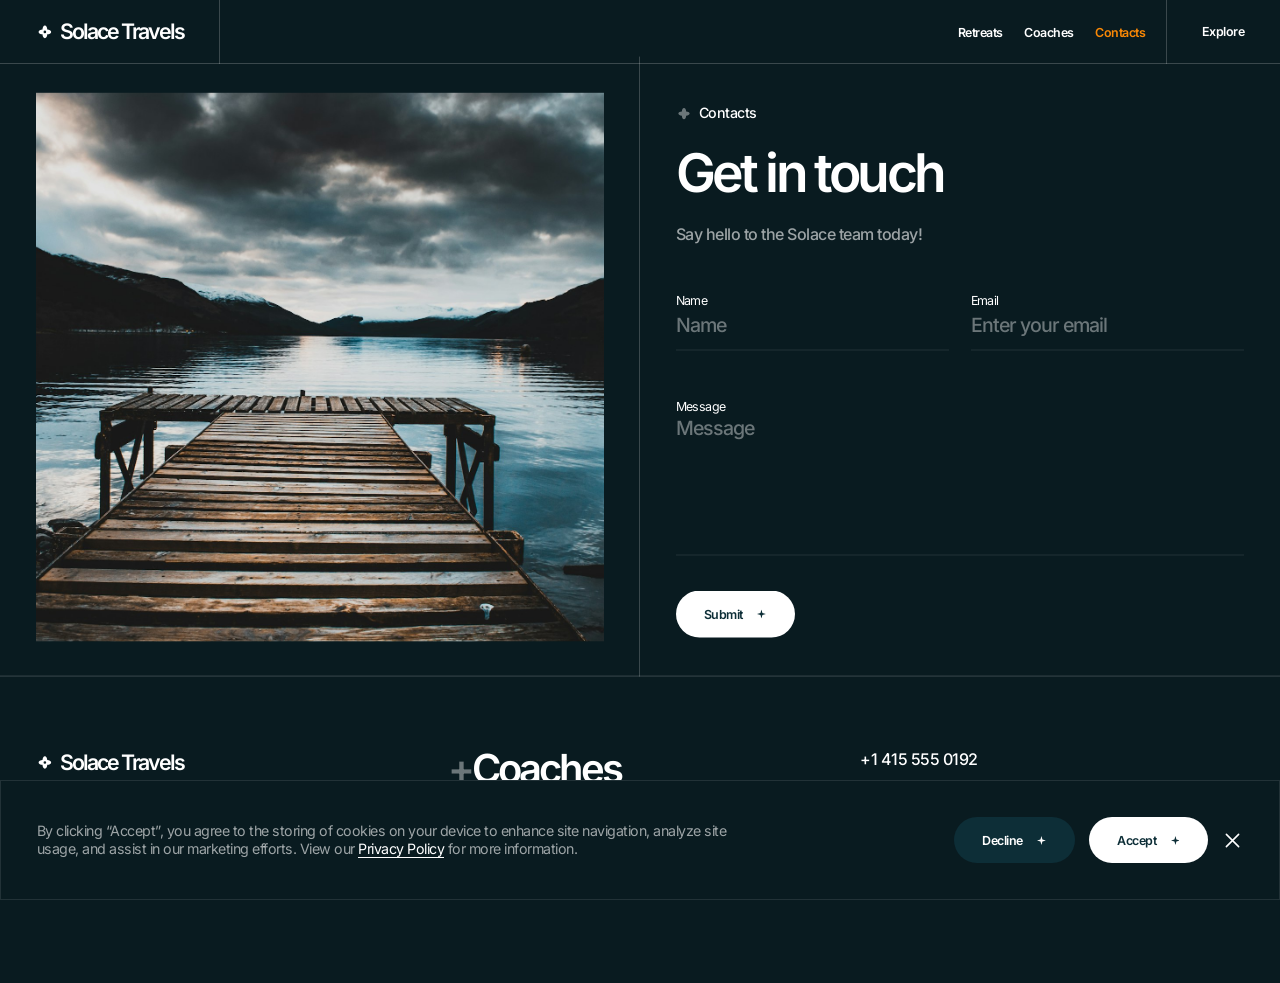
<file: contacts.html>
<!doctype html>
<html lang="en">
<head>
<meta charset="utf-8"/>
<meta name="viewport" content="width=device-width, initial-scale=1"/>
<title>Contacts — Solace Travels</title>
<meta name="description" content="Contact the Solace Travels team."/>
<meta name="theme-color" content="#091b20"/>
<link rel="icon" href="assets/svg/logo.svg" type="image/svg+xml"/>
<link rel="preload" href="assets/fonts/inter-latin-wght-normal.woff2" as="font" type="font/woff2" crossorigin/>
<link rel="stylesheet" href="assets/css/style.css"/>
</head>
<body class="page-contacts">
<header class="header" role="banner">
  <div class="header__in">
    <a href="index.html" class="header__l" aria-label="Solace Travels home"><span class="logo" data-anim="fade-down"><svg class="logo__icon" viewBox="0 0 24 24" aria-hidden="true"><path fill-rule="evenodd" d="M12 3.5c1.9 0 3.2 2.6 3.2 5.3 2.7 0 5.3 1.3 5.3 3.2s-2.6 3.2-5.3 3.2c0 2.7-1.3 5.3-3.2 5.3s-3.2-2.6-3.2-5.3C6.1 15.2 3.5 13.9 3.5 12s2.6-3.2 5.3-3.2C8.8 6.1 10.1 3.5 12 3.5Zm0 6.7a1.8 1.8 0 1 0 0 3.6 1.8 1.8 0 0 0 0-3.6Z"/></svg><span class="logo__title">Solace Travels</span></span><span class="header__dec header__dec--2"></span></a>
    <nav class="header__r" aria-label="Main"><ul class="nav"><li class="nav__item" data-anim="fade-down" data-anim-delay="0.1"><a href="index.html#retreats" data-nav="retreats" class="button-sm nav__link"><span class="c-40 m-only-inline">+</span>Retreats</a></li><li class="nav__item" data-anim="fade-down" data-anim-delay="0.2"><a href="coaches.html" data-nav="coaches" class="button-sm nav__link"><span class="c-40 m-only-inline">+</span>Coaches</a></li><li class="nav__item" data-anim="fade-down" data-anim-delay="0.3"><a href="contacts.html" data-nav="contacts" class="button-sm nav__link is-current"><span class="c-40 m-only-inline">+</span>Contacts</a></li></ul><a href="index.html#retreats" class="header__accent"><span class="button-sm" data-anim="fade-down" data-anim-delay="0.4">Explore</span><span class="header__dec header__dec--3"></span></a></nav>
    <div class="header__burger"><button type="button" class="burger" aria-label="Open menu" aria-expanded="false" aria-controls="mobile-menu"><span class="burger__in"><span class="burger__line burger__line--1"></span><span class="burger__line burger__line--2"></span></span></button></div>
  </div>
  <div class="mobile-menu" id="mobile-menu"><ul class="nav"><li class="nav__item"><a href="index.html#retreats" data-nav="retreats" class="button-sm nav__link"><span class="c-40 m-only-inline">+</span>Retreats</a></li><li class="nav__item"><a href="coaches.html" data-nav="coaches" class="button-sm nav__link"><span class="c-40 m-only-inline">+</span>Coaches</a></li><li class="nav__item"><a href="contacts.html" data-nav="contacts" class="button-sm nav__link is-current"><span class="c-40 m-only-inline">+</span>Contacts</a></li></ul><a href="index.html#retreats" class="btn-primary m-full"><span class="button-sm">Explore Retreats</span><span class="btn-icon" aria-hidden="true"><svg viewBox="0 0 10 10"><path d="M5 0 6.1 3.9 10 5 6.1 6.1 5 10 3.9 6.1 0 5 3.9 3.9Z"/></svg></span></a></div>
  <div class="header__dec header__dec--1"></div>
</header>
<div id="smooth-wrapper"><div id="smooth-content">
<main>
<div class="page-pad"><div class="contact-us"><div class="contact-us__in">
  <div class="contact-us__col contact-us__col--l"><div class="contact-us__visual"><img src="assets/img/contact.jpg" alt="Calm mountain lake at dawn" class="contact-us__img" loading="eager" decoding="async"/></div><div class="contact-us__dec contact-us__dec--1"></div></div>
  <div class="contact-us__col"><div class="contact-us__content">
    <div class="contact-us__head"><div class="head head--column-24"><div data-a="title" class="head__title"><img src="assets/svg/logo-mini.svg" alt="" class="logo-mini"/><div class="body-md">Contacts</div></div><h1 data-a="h2" class="h2 m-36" style="margin:0">Get in touch</h1><div class="m-mt-minus-8"><div data-a="desc" class="body-lg c-60">Say hello to the Solace team today!</div></div></div></div>
    <div class="contact-us-form">
      <form class="form" novalidate aria-label="Contact form">
        <div class="form__row"><div class="inp-group"><label for="name" class="body-sm inp-group__title">Name</label><input class="inp-group__input" id="name" name="name" type="text" placeholder="Name" maxlength="256" required autocomplete="name"/><span class="inp-group__err body-sm" role="alert">Please enter your name</span></div><div class="inp-group"><label for="email" class="body-sm inp-group__title">Email</label><input class="inp-group__input" id="email" name="email" type="email" placeholder="Enter your email" maxlength="256" required autocomplete="email"/><span class="inp-group__err body-sm" role="alert">Please enter a valid email</span></div></div>
        <div class="form__row"><div class="inp-group"><label for="message" class="body-sm inp-group__title">Message</label><textarea id="message" name="message" class="inp-group__textarea" placeholder="Message" maxlength="5000"></textarea></div></div>
        <div class="form__button"><button type="submit" class="btn-primary m-full"><span class="button-sm">Submit</span><span class="btn-icon" aria-hidden="true"><svg viewBox="0 0 10 10"><path d="M5 0 6.1 3.9 10 5 6.1 6.1 5 10 3.9 6.1 0 5 3.9 3.9Z"/></svg></span></button></div>
      </form>
    </div>
    <div class="contact-success" role="status"><div class="contact-us__head"><div class="head head--column-24"><div class="head__title"><img src="assets/svg/logo-mini.svg" alt="" class="logo-mini"/><div class="body-md">Contacts</div></div><div class="h2 m-36">Thank you!</div><div class="body-lg c-60">Your message is on its way. <br/>Keep an eye on your inbox — our team will reply shortly.</div></div></div><a href="index.html" class="btn-primary m-full"><span class="button-sm">Go Home</span><span class="btn-icon" aria-hidden="true"><svg viewBox="0 0 10 10"><path d="M5 0 6.1 3.9 10 5 6.1 6.1 5 10 3.9 6.1 0 5 3.9 3.9Z"/></svg></span></a></div>
  </div></div>
  <div class="contact-us__dec contact-us__dec--2"></div>
</div></div></div>
</main>
<footer class="footer footer--simple">
  <div class="container">
    <div class="footer__visual"><img src="assets/img/footer.jpg" alt="Alpine village in a green valley at golden hour" class="footer__img" loading="lazy" decoding="async"/><div class="footer__layer"></div></div>
    <div class="footer-top"><div class="row m-column m-gap-56">
      <div class="col col-4"><a href="index.html" class="footer-logo logo"><svg class="logo__icon" viewBox="0 0 24 24" aria-hidden="true"><path fill-rule="evenodd" d="M12 3.5c1.9 0 3.2 2.6 3.2 5.3 2.7 0 5.3 1.3 5.3 3.2s-2.6 3.2-5.3 3.2c0 2.7-1.3 5.3-3.2 5.3s-3.2-2.6-3.2-5.3C6.1 15.2 3.5 13.9 3.5 12s2.6-3.2 5.3-3.2C8.8 6.1 10.1 3.5 12 3.5Zm0 6.7a1.8 1.8 0 1 0 0 3.6 1.8 1.8 0 0 0 0-3.6Z"/></svg><span class="logo__title">Solace Travels</span></a></div>
      <div class="col col-8"><div class="row m-column m-gap-56">
        <div class="col col-6"><div class="footer-top__links"><div><a href="coaches.html" class="h3"><span class="c-40">+</span>Coaches</a></div><div><a href="contacts.html" class="h3"><span class="c-40">+</span>Contacts</a></div></div></div>
        <div class="col col-6"><div class="footer-top__contacts"><div><a href="tel:+14155550192" class="body-lg">+1 415 555 0192</a></div><div><a href="mailto:hello@solace-travels.com" class="body-lg">hello@solace-travels.com</a></div></div></div>
      </div></div>
    </div></div>
  </div>
  <div class="footer-bottom"><div class="footer-bottom__in">
    <div class="footer__l"><div class="footer__copy"><div class="button-sm c-60">©All Rights Reserved. Solace Travel, 2026</div><div class="footer__copy-dec"></div></div>
      <div class="made-by made-by--d"><span class="button-sm c-60">Made by</span><span class="made-by__name"><span class="button-sm c-60">Northfold Studio</span></span></div></div>
    <div class="footer-bottom__links"><a href="terms-and-conditions.html" class="button-sm c-60">Terms and Conditions</a><a href="privacy-policy.html" class="button-sm c-60">Privacy Policy</a></div>
    <div class="made-by made-by--m"><span class="button-sm c-60">Made by</span><span class="made-by__name"><span class="button-sm c-60">Northfold Studio</span></span></div>
  </div><div class="footer-bottom__dec"></div></div>
</footer>
</div></div>
<div class="cookie" role="dialog" aria-label="Cookie consent" aria-live="polite">
  <div class="cookie__text"><div class="body-md-regular c-60 m-no-br">By clicking “Accept”, you agree to the storing of cookies on your device to enhance site navigation, analyze site <br/>usage, and assist in our marketing efforts. View our <a href="privacy-policy.html" class="link">Privacy Policy</a> for more information.</div></div>
  <div class="cookie__controls"><a href="#" data-cookie="declined" class="btn-secondary m-big"><span class="button-sm">Decline</span><span class="btn-icon" aria-hidden="true"><svg viewBox="0 0 10 10"><path d="M5 0 6.1 3.9 10 5 6.1 6.1 5 10 3.9 6.1 0 5 3.9 3.9Z"/></svg></span></a><a href="#" data-cookie="accepted" class="btn-primary m-full"><span class="button-sm">Accept</span><span class="btn-icon" aria-hidden="true"><svg viewBox="0 0 10 10"><path d="M5 0 6.1 3.9 10 5 6.1 6.1 5 10 3.9 6.1 0 5 3.9 3.9Z"/></svg></span></a><div class="cookie__close"><button type="button" class="btn-close" data-cookie="dismissed" aria-label="Close cookie banner"></button></div></div>
</div>
<script src="assets/vendor/gsap.min.js"></script>
<script src="assets/vendor/ScrollTrigger.min.js"></script>
<script src="assets/vendor/ScrollSmoother.min.js"></script>
<script src="assets/vendor/ScrollToPlugin.min.js"></script>
<script src="assets/vendor/SplitText.min.js"></script>
<script src="assets/js/main.js"></script>
</body>
</html>
</file>
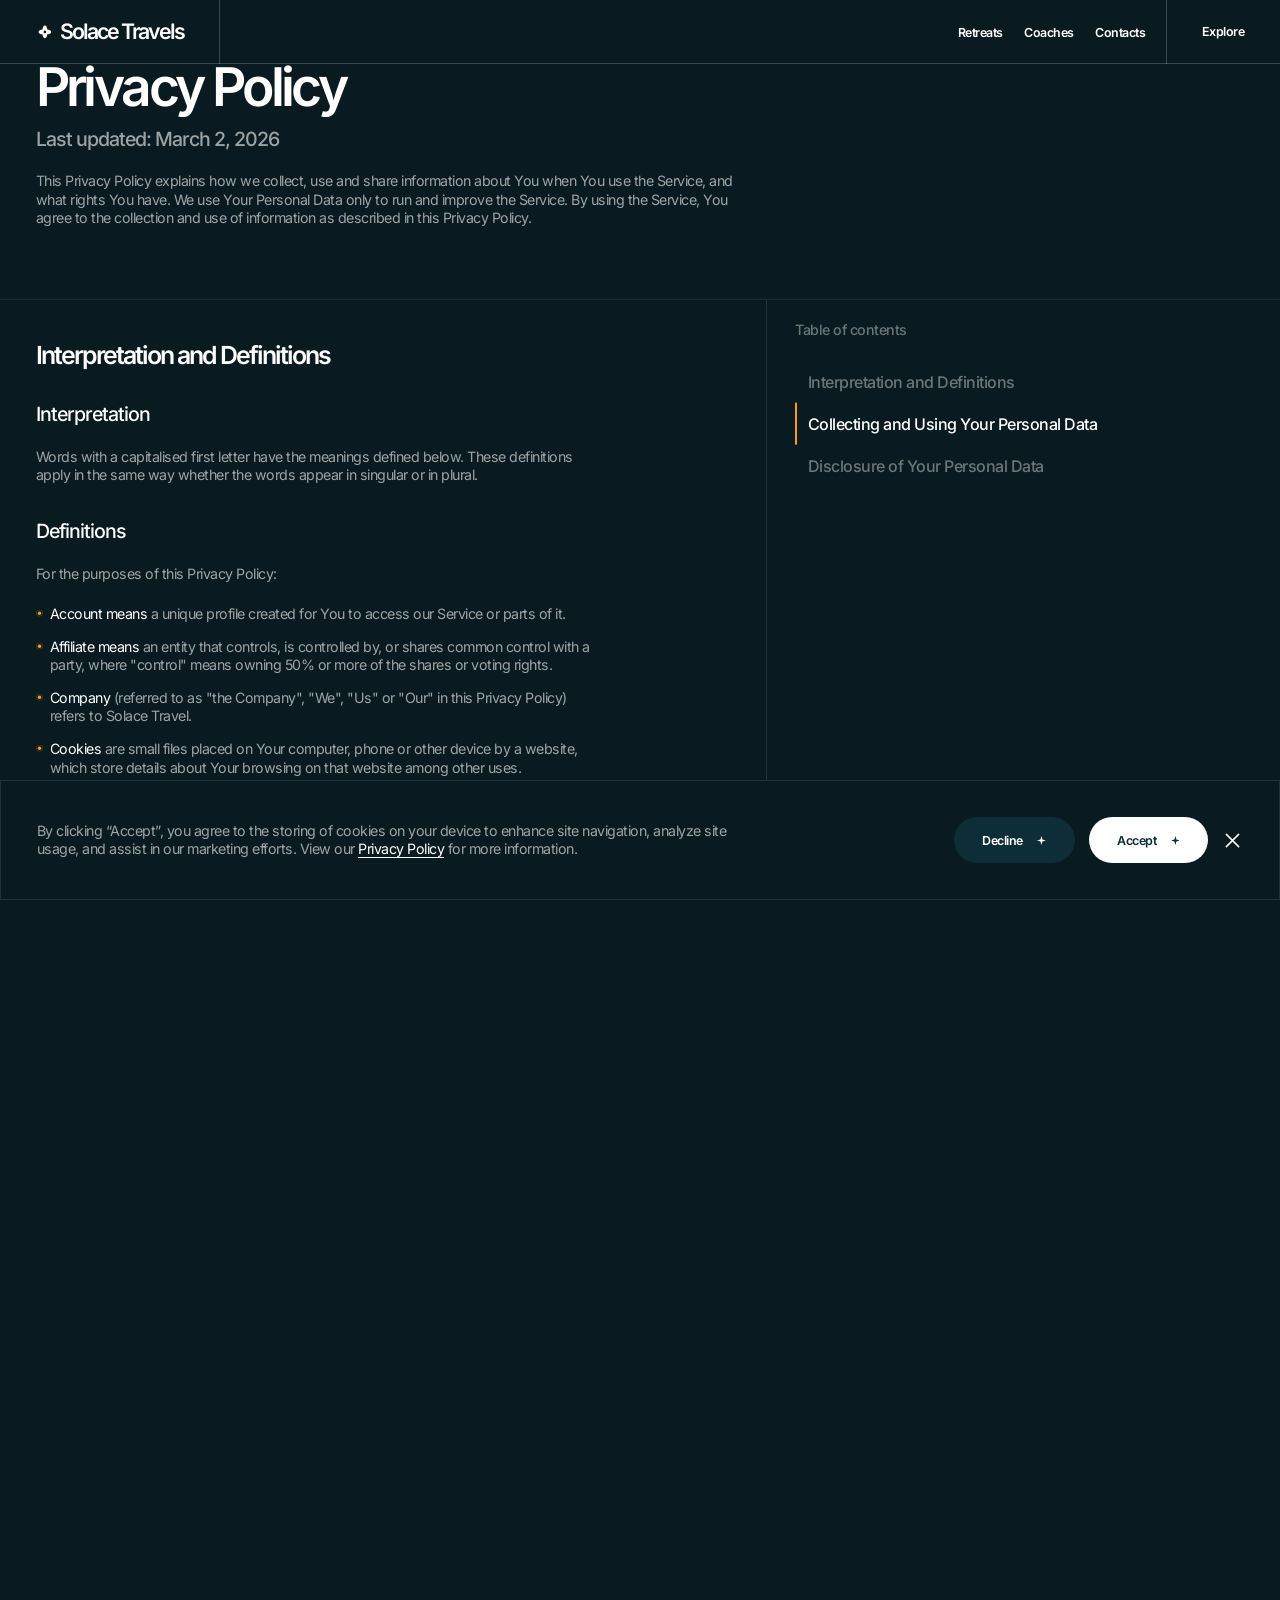
<file: privacy-policy.html>
<!doctype html>
<html lang="en">
<head>
<meta charset="utf-8"/>
<meta name="viewport" content="width=device-width, initial-scale=1"/>
<title>Privacy Policy — Solace Travels</title>
<meta name="description" content="Privacy Policy of Solace Travels."/>
<meta name="theme-color" content="#091b20"/>
<link rel="icon" href="assets/svg/logo.svg" type="image/svg+xml"/>
<link rel="preload" href="assets/fonts/inter-latin-wght-normal.woff2" as="font" type="font/woff2" crossorigin/>
<link rel="stylesheet" href="assets/css/style.css"/>
</head>
<body class="page-legal">
<header class="header" role="banner">
  <div class="header__in">
    <a href="index.html" class="header__l" aria-label="Solace Travels home"><span class="logo" data-anim="fade-down"><svg class="logo__icon" viewBox="0 0 24 24" aria-hidden="true"><path fill-rule="evenodd" d="M12 3.5c1.9 0 3.2 2.6 3.2 5.3 2.7 0 5.3 1.3 5.3 3.2s-2.6 3.2-5.3 3.2c0 2.7-1.3 5.3-3.2 5.3s-3.2-2.6-3.2-5.3C6.1 15.2 3.5 13.9 3.5 12s2.6-3.2 5.3-3.2C8.8 6.1 10.1 3.5 12 3.5Zm0 6.7a1.8 1.8 0 1 0 0 3.6 1.8 1.8 0 0 0 0-3.6Z"/></svg><span class="logo__title">Solace Travels</span></span><span class="header__dec header__dec--2"></span></a>
    <nav class="header__r" aria-label="Main"><ul class="nav"><li class="nav__item" data-anim="fade-down" data-anim-delay="0.1"><a href="index.html#retreats" data-nav="retreats" class="button-sm nav__link"><span class="c-40 m-only-inline">+</span>Retreats</a></li><li class="nav__item" data-anim="fade-down" data-anim-delay="0.2"><a href="coaches.html" data-nav="coaches" class="button-sm nav__link"><span class="c-40 m-only-inline">+</span>Coaches</a></li><li class="nav__item" data-anim="fade-down" data-anim-delay="0.3"><a href="contacts.html" data-nav="contacts" class="button-sm nav__link"><span class="c-40 m-only-inline">+</span>Contacts</a></li></ul><a href="index.html#retreats" class="header__accent"><span class="button-sm" data-anim="fade-down" data-anim-delay="0.4">Explore</span><span class="header__dec header__dec--3"></span></a></nav>
    <div class="header__burger"><button type="button" class="burger" aria-label="Open menu" aria-expanded="false" aria-controls="mobile-menu"><span class="burger__in"><span class="burger__line burger__line--1"></span><span class="burger__line burger__line--2"></span></span></button></div>
  </div>
  <div class="mobile-menu" id="mobile-menu"><ul class="nav"><li class="nav__item"><a href="index.html#retreats" data-nav="retreats" class="button-sm nav__link"><span class="c-40 m-only-inline">+</span>Retreats</a></li><li class="nav__item"><a href="coaches.html" data-nav="coaches" class="button-sm nav__link"><span class="c-40 m-only-inline">+</span>Coaches</a></li><li class="nav__item"><a href="contacts.html" data-nav="contacts" class="button-sm nav__link"><span class="c-40 m-only-inline">+</span>Contacts</a></li></ul><a href="index.html#retreats" class="btn-primary m-full"><span class="button-sm">Explore Retreats</span><span class="btn-icon" aria-hidden="true"><svg viewBox="0 0 10 10"><path d="M5 0 6.1 3.9 10 5 6.1 6.1 5 10 3.9 6.1 0 5 3.9 3.9Z"/></svg></span></a></div>
  <div class="header__dec header__dec--1"></div>
</header>
<div id="smooth-wrapper"><div id="smooth-content">
<main>
<div class="page-pad">
<div class="legal-intro pad"><div class="container">
  <div class="mb-16 m-mb-8"><h1 data-anim="fade-up" class="h2 lh-100" style="margin:0">Privacy Policy</h1></div>
  <div class="mb-24"><div data-anim="fade-up" data-anim-delay="0.1" class="body-xl c-60">Last updated: March 2, 2026</div></div>
  <div class="w-785"><div data-anim="fade-up" data-anim-delay="0.2" class="body-md-regular c-60">This Privacy Policy explains how we collect, use and share information about You when You use the Service, and what rights You have. We use Your Personal Data only to run and improve the Service. By using the Service, You agree to the collection and use of information as described in this Privacy Policy.</div></div>
</div></div>
<div data-anim="fade-up" data-anim-delay="0.3" class="legal-content"><div class="container"><div class="legal-content__in">
  <div class="legal-content__text">
    <div class="legal-section"><h2 data-legal-nav class="h4 lh-100" style="margin:0">Interpretation and Definitions</h2><div class="legal-item"><div class="body-xl">Interpretation</div><div class="body-md-regular c-60">Words with a capitalised first letter have the meanings defined below. These definitions <br/>apply in the same way whether the words appear in singular or in plural.</div></div><div class="legal-item"><div class="body-xl">Definitions</div><div class="body-md-regular c-60">For the purposes of this Privacy Policy:</div><ul role="list" class="list"><li class="list__item"><strong>Account means</strong> a unique profile created for You to access our Service or parts of it.</li><li class="list__item"><strong>Affiliate means</strong> an entity that controls, is controlled by, or shares common control with a <br/>party, where "control" means owning 50% or more of the shares or voting rights.</li><li class="list__item"><strong>Company</strong> (referred to as "the Company", "We", "Us" or "Our" in this Privacy Policy) <br/>refers to Solace Travel.</li><li class="list__item"><strong>Cookies</strong> are small files placed on Your computer, phone or other device by a website, <br/>which store details about Your browsing on that website among other uses.</li><li class="list__item"><strong>Country</strong> refers to: California, United States</li><li class="list__item"><strong>Device</strong> means any device that can access the Service, such as a computer, a phone <br/>or a tablet.</li><li class="list__item"><strong>Personal Data</strong> is any information that relates to an identified or identifiable person.</li><li class="list__item"><strong>Service</strong> refers to the Website.</li><li class="list__item"><strong>Usage Data</strong> means data collected automatically when the Service is used, for example <br/>how long a page was viewed.</li><li class="list__item"><strong>Website</strong> refers to Solace Travels, available from <a href="index.html" class="link">solace-travels.com</a>.</li><li class="list__item"><strong>You</strong> means the person using the Service, or the company or other legal entity on whose <br/>behalf that person is using it.</li></ul></div></div>
    <div class="legal-section"><h2 data-legal-nav class="h4 lh-100" style="margin:0">Collecting and Using Your Personal Data</h2><div class="body-xl">Types of Data Collected</div><div class="legal-item"><div class="body-lg">Personal Data</div><div class="body-md-regular c-60">While using our Service, We may ask You for certain information that can be used to <br/>contact or identify You. This may include, but is not limited to:</div><ul role="list" class="list"><li class="list__item">Email address</li><li class="list__item">First name and last name</li><li class="list__item">Phone number</li><li class="list__item">Travel preferences You choose to share</li></ul></div><div class="legal-item"><div class="body-lg">Usage Data</div><div class="body-md-regular c-60">Usage Data is collected automatically when You use the Service. <br/>It may include Your Device's IP address, browser type and version, the pages You visit, <br/>the time and date of Your visit, the time spent on those pages and other diagnostic data. <br/><br/>When You access the Service from a mobile device, We may also collect the type of device, <br/>its operating system and the type of mobile browser You use.</div></div><div class="legal-item"><div class="body-lg">Tracking Technologies and Cookies</div><div class="body-md-regular c-60">We use Cookies and similar technologies to remember Your preferences and understand <br/>how the Service is used. You can tell Your browser to refuse all Cookies or to warn You <br/>when one is sent; if You do, some parts of the Service may not work as intended.</div><ul role="list" class="list"><li class="list__item"><strong>Necessary Cookies</strong> keep the Service working, for example by remembering Your <br/>cookie choice.</li><li class="list__item"><strong>Preference Cookies</strong> remember choices such as language or region.</li><li class="list__item"><strong>Analytics Cookies</strong> help Us understand which pages are visited most.</li></ul></div><div class="legal-item"><div class="body-lg">Use of Your Personal Data</div><div class="body-md-regular c-60">We may use Personal Data for the following purposes:</div><ul role="list" class="list"><li class="list__item">To provide and maintain the Service and to answer Your requests.</li><li class="list__item">To manage bookings and send You information about Your retreat.</li><li class="list__item">To contact You by email or phone about updates or changes.</li><li class="list__item">To improve the Service, our retreats and Your experience.</li></ul></div></div>
    <div class="legal-section"><h2 data-legal-nav class="h4 lh-100" style="margin:0">Disclosure of Your Personal Data</h2><div class="legal-item"><div class="body-xl">Retreat Partners</div><div class="body-md-regular c-60">To organise Your trip, We share the details that are strictly needed with the hosts, <br/>coaches and accommodation partners of the retreat You book.</div></div><div class="legal-item"><div class="body-xl">Law Enforcement</div><div class="body-md-regular c-60">In some cases We may be required to disclose Personal Data by law or in response <br/>to valid requests from public authorities.</div></div><div class="legal-item"><div class="body-xl">Security of Your Personal Data</div><div class="body-md-regular c-60">We care about the security of Your Personal Data, but no method of transmission over <br/>the Internet or electronic storage is completely secure. We use commercially reasonable <br/>means to protect it, yet We cannot guarantee absolute security.</div></div><div class="legal-item"><div class="body-xl">Contact Us</div><div class="body-md-regular c-60">If You have any questions about this Privacy Policy, You can contact Us:</div><ul role="list" class="list"><li class="list__item">By email: hello@solace-travels.com</li><li class="list__item">By visiting the <a href="contacts.html" class="link">contact page</a> on our website</li></ul></div></div>
  </div>
  <aside class="legal-content__sidebar"><nav class="legal-nav" aria-label="Table of contents"><div class="body-md c-40">Table of contents</div><div class="legal-nav__items"></div></nav></aside>
</div></div></div>
</div>
</main>
<footer class="footer">
  <div class="container">
    <div class="footer__visual"><img src="assets/img/footer.jpg" alt="Alpine village in a green valley at golden hour" class="footer__img" loading="lazy" decoding="async"/><div class="footer__layer"></div></div>
    <div class="footer-top"><div class="row m-column m-gap-56">
      <div class="col col-4"><a href="index.html" class="footer-logo logo"><svg class="logo__icon" viewBox="0 0 24 24" aria-hidden="true"><path fill-rule="evenodd" d="M12 3.5c1.9 0 3.2 2.6 3.2 5.3 2.7 0 5.3 1.3 5.3 3.2s-2.6 3.2-5.3 3.2c0 2.7-1.3 5.3-3.2 5.3s-3.2-2.6-3.2-5.3C6.1 15.2 3.5 13.9 3.5 12s2.6-3.2 5.3-3.2C8.8 6.1 10.1 3.5 12 3.5Zm0 6.7a1.8 1.8 0 1 0 0 3.6 1.8 1.8 0 0 0 0-3.6Z"/></svg><span class="logo__title">Solace Travels</span></a></div>
      <div class="col col-8"><div class="row m-column m-gap-56">
        <div class="col col-6"><div class="footer-top__links"><div><a href="coaches.html" class="h3"><span class="c-40">+</span>Coaches</a></div><div><a href="contacts.html" class="h3"><span class="c-40">+</span>Contacts</a></div></div></div>
        <div class="col col-6"><div class="footer-top__contacts"><div><a href="tel:+14155550192" class="body-lg">+1 415 555 0192</a></div><div><a href="mailto:hello@solace-travels.com" class="body-lg">hello@solace-travels.com</a></div></div></div>
      </div></div>
    </div></div>
  </div>
  <div class="footer-bottom"><div class="footer-bottom__in">
    <div class="footer__l"><div class="footer__copy"><div class="button-sm c-60">©All Rights Reserved. Solace Travel, 2026</div><div class="footer__copy-dec"></div></div>
      <div class="made-by made-by--d"><span class="button-sm c-60">Made by</span><span class="made-by__name"><span class="button-sm c-60">Northfold Studio</span></span></div></div>
    <div class="footer-bottom__links"><a href="terms-and-conditions.html" class="button-sm c-60">Terms and Conditions</a><a href="privacy-policy.html" class="button-sm c-60">Privacy Policy</a></div>
    <div class="made-by made-by--m"><span class="button-sm c-60">Made by</span><span class="made-by__name"><span class="button-sm c-60">Northfold Studio</span></span></div>
  </div><div class="footer-bottom__dec"></div></div>
</footer>
</div></div>
<div class="cookie" role="dialog" aria-label="Cookie consent" aria-live="polite">
  <div class="cookie__text"><div class="body-md-regular c-60 m-no-br">By clicking “Accept”, you agree to the storing of cookies on your device to enhance site navigation, analyze site <br/>usage, and assist in our marketing efforts. View our <a href="privacy-policy.html" class="link">Privacy Policy</a> for more information.</div></div>
  <div class="cookie__controls"><a href="#" data-cookie="declined" class="btn-secondary m-big"><span class="button-sm">Decline</span><span class="btn-icon" aria-hidden="true"><svg viewBox="0 0 10 10"><path d="M5 0 6.1 3.9 10 5 6.1 6.1 5 10 3.9 6.1 0 5 3.9 3.9Z"/></svg></span></a><a href="#" data-cookie="accepted" class="btn-primary m-full"><span class="button-sm">Accept</span><span class="btn-icon" aria-hidden="true"><svg viewBox="0 0 10 10"><path d="M5 0 6.1 3.9 10 5 6.1 6.1 5 10 3.9 6.1 0 5 3.9 3.9Z"/></svg></span></a><div class="cookie__close"><button type="button" class="btn-close" data-cookie="dismissed" aria-label="Close cookie banner"></button></div></div>
</div>
<script src="assets/vendor/gsap.min.js"></script>
<script src="assets/vendor/ScrollTrigger.min.js"></script>
<script src="assets/vendor/ScrollSmoother.min.js"></script>
<script src="assets/vendor/ScrollToPlugin.min.js"></script>
<script src="assets/vendor/SplitText.min.js"></script>
<script src="assets/js/main.js"></script>
</body>
</html>
</file>
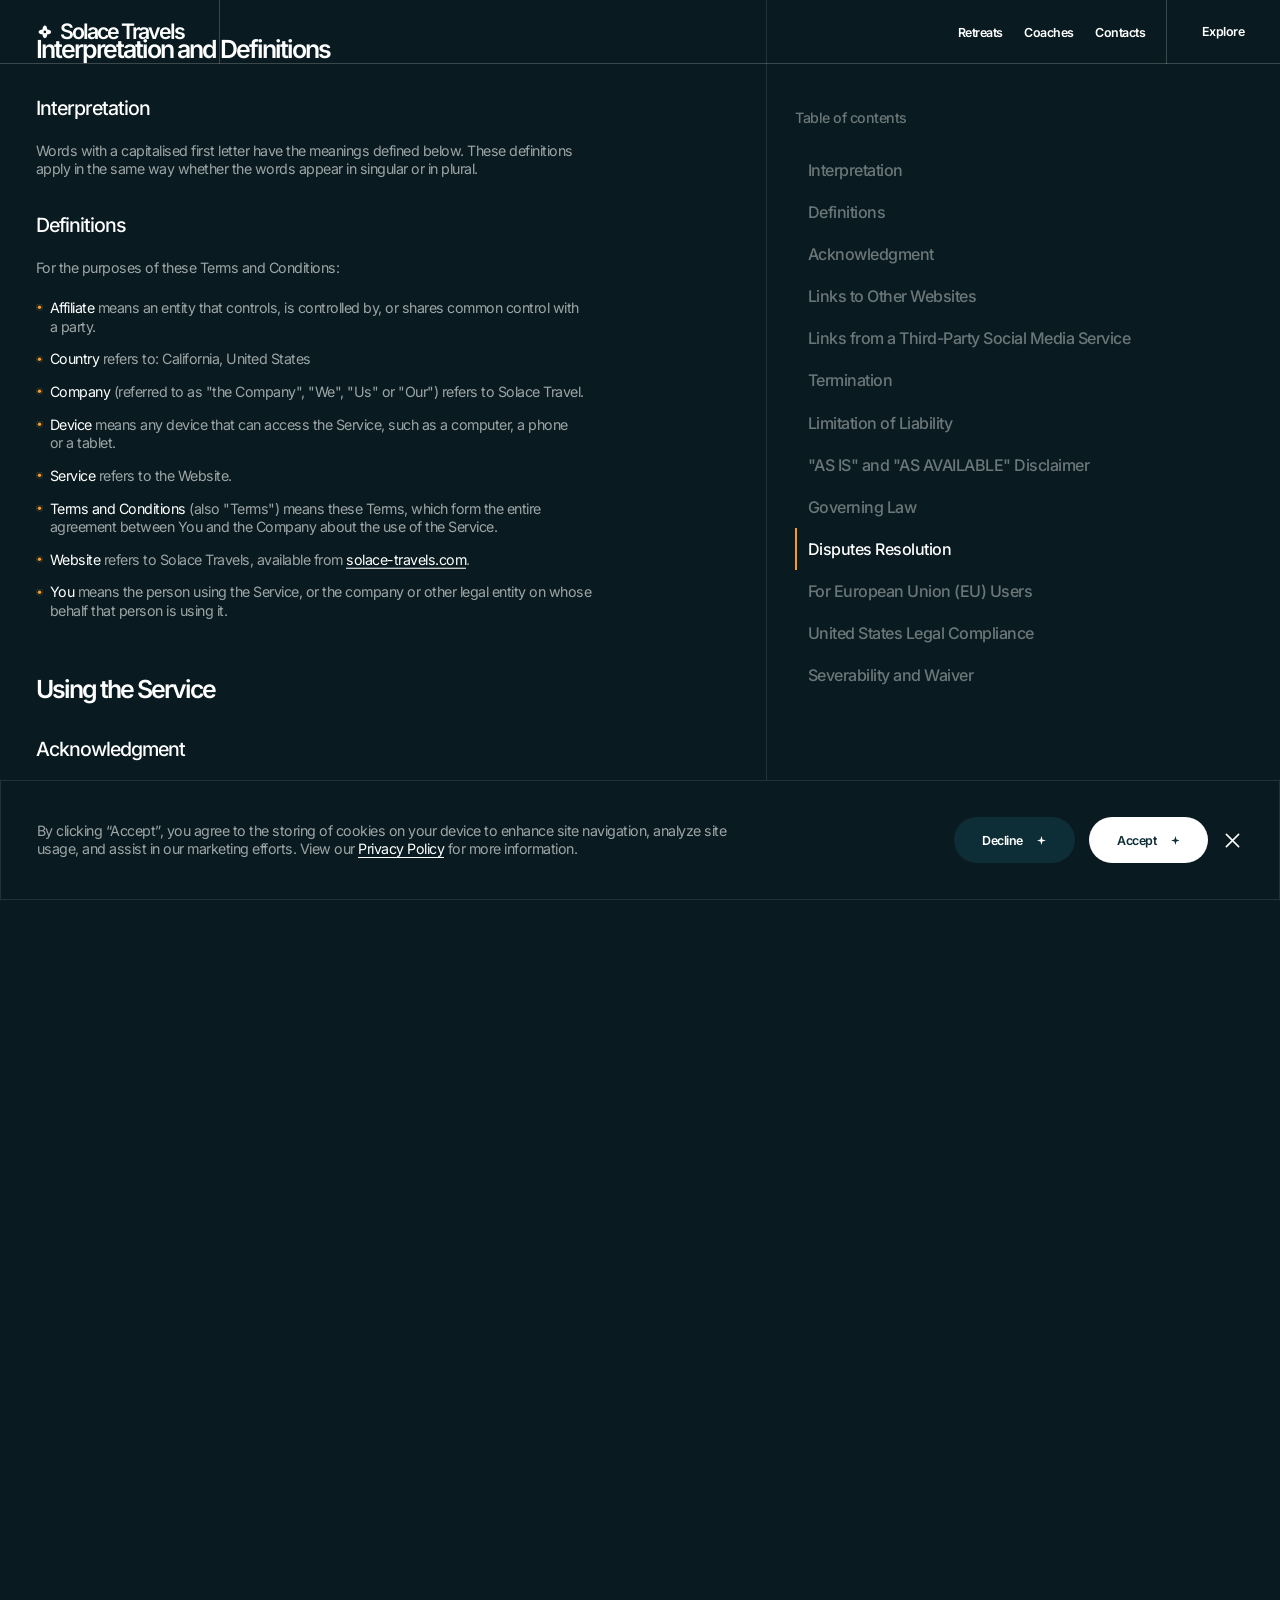
<file: terms-and-conditions.html>
<!doctype html>
<html lang="en">
<head>
<meta charset="utf-8"/>
<meta name="viewport" content="width=device-width, initial-scale=1"/>
<title>Terms and Conditions — Solace Travels</title>
<meta name="description" content="Terms and Conditions of Solace Travels."/>
<meta name="theme-color" content="#091b20"/>
<link rel="icon" href="assets/svg/logo.svg" type="image/svg+xml"/>
<link rel="preload" href="assets/fonts/inter-latin-wght-normal.woff2" as="font" type="font/woff2" crossorigin/>
<link rel="stylesheet" href="assets/css/style.css"/>
</head>
<body class="page-legal">
<header class="header" role="banner">
  <div class="header__in">
    <a href="index.html" class="header__l" aria-label="Solace Travels home"><span class="logo" data-anim="fade-down"><svg class="logo__icon" viewBox="0 0 24 24" aria-hidden="true"><path fill-rule="evenodd" d="M12 3.5c1.9 0 3.2 2.6 3.2 5.3 2.7 0 5.3 1.3 5.3 3.2s-2.6 3.2-5.3 3.2c0 2.7-1.3 5.3-3.2 5.3s-3.2-2.6-3.2-5.3C6.1 15.2 3.5 13.9 3.5 12s2.6-3.2 5.3-3.2C8.8 6.1 10.1 3.5 12 3.5Zm0 6.7a1.8 1.8 0 1 0 0 3.6 1.8 1.8 0 0 0 0-3.6Z"/></svg><span class="logo__title">Solace Travels</span></span><span class="header__dec header__dec--2"></span></a>
    <nav class="header__r" aria-label="Main"><ul class="nav"><li class="nav__item" data-anim="fade-down" data-anim-delay="0.1"><a href="index.html#retreats" data-nav="retreats" class="button-sm nav__link"><span class="c-40 m-only-inline">+</span>Retreats</a></li><li class="nav__item" data-anim="fade-down" data-anim-delay="0.2"><a href="coaches.html" data-nav="coaches" class="button-sm nav__link"><span class="c-40 m-only-inline">+</span>Coaches</a></li><li class="nav__item" data-anim="fade-down" data-anim-delay="0.3"><a href="contacts.html" data-nav="contacts" class="button-sm nav__link"><span class="c-40 m-only-inline">+</span>Contacts</a></li></ul><a href="index.html#retreats" class="header__accent"><span class="button-sm" data-anim="fade-down" data-anim-delay="0.4">Explore</span><span class="header__dec header__dec--3"></span></a></nav>
    <div class="header__burger"><button type="button" class="burger" aria-label="Open menu" aria-expanded="false" aria-controls="mobile-menu"><span class="burger__in"><span class="burger__line burger__line--1"></span><span class="burger__line burger__line--2"></span></span></button></div>
  </div>
  <div class="mobile-menu" id="mobile-menu"><ul class="nav"><li class="nav__item"><a href="index.html#retreats" data-nav="retreats" class="button-sm nav__link"><span class="c-40 m-only-inline">+</span>Retreats</a></li><li class="nav__item"><a href="coaches.html" data-nav="coaches" class="button-sm nav__link"><span class="c-40 m-only-inline">+</span>Coaches</a></li><li class="nav__item"><a href="contacts.html" data-nav="contacts" class="button-sm nav__link"><span class="c-40 m-only-inline">+</span>Contacts</a></li></ul><a href="index.html#retreats" class="btn-primary m-full"><span class="button-sm">Explore Retreats</span><span class="btn-icon" aria-hidden="true"><svg viewBox="0 0 10 10"><path d="M5 0 6.1 3.9 10 5 6.1 6.1 5 10 3.9 6.1 0 5 3.9 3.9Z"/></svg></span></a></div>
  <div class="header__dec header__dec--1"></div>
</header>
<div id="smooth-wrapper"><div id="smooth-content">
<main>
<div class="page-pad">
<div class="legal-intro pad"><div class="container">
  <div class="mb-16 m-mb-8"><h1 data-anim="fade-up" class="h2 lh-100" style="margin:0">Terms and Conditions</h1></div>
  <div class="mb-24"><div data-anim="fade-up" data-anim-delay="0.1" class="body-xl c-60">Last updated: March 2, 2026</div></div>
  <div class="w-785"><div data-anim="fade-up" data-anim-delay="0.2" class="body-md-regular c-60">Please read these terms and conditions carefully before using Our Service.</div></div>
</div></div>
<div data-anim="fade-up" data-anim-delay="0.3" class="legal-content"><div class="container"><div class="legal-content__in">
  <div class="legal-content__text">
    <div class="legal-section"><h2 class="h4 lh-100" style="margin:0">Interpretation and Definitions</h2><div class="legal-item"><div data-legal-nav class="body-xl">Interpretation</div><div class="body-md-regular c-60">Words with a capitalised first letter have the meanings defined below. These definitions <br/>apply in the same way whether the words appear in singular or in plural.</div></div><div class="legal-item"><div data-legal-nav class="body-xl">Definitions</div><div class="body-md-regular c-60">For the purposes of these Terms and Conditions:</div><ul role="list" class="list"><li class="list__item"><strong>Affiliate</strong> means an entity that controls, is controlled by, or shares common control with <br/>a party.</li><li class="list__item"><strong>Country</strong> refers to: California, United States</li><li class="list__item"><strong>Company</strong> (referred to as "the Company", "We", "Us" or "Our") refers to Solace Travel.</li><li class="list__item"><strong>Device</strong> means any device that can access the Service, such as a computer, a phone <br/>or a tablet.</li><li class="list__item"><strong>Service</strong> refers to the Website.</li><li class="list__item"><strong>Terms and Conditions</strong> (also "Terms") means these Terms, which form the entire <br/>agreement between You and the Company about the use of the Service.</li><li class="list__item"><strong>Website</strong> refers to Solace Travels, available from <a href="index.html" class="link">solace-travels.com</a>.</li><li class="list__item"><strong>You</strong> means the person using the Service, or the company or other legal entity on whose <br/>behalf that person is using it.</li></ul></div></div>
    <div class="legal-section"><h2 class="h4 lh-100" style="margin:0">Using the Service</h2><div class="legal-item"><div data-legal-nav class="body-xl">Acknowledgment</div><div class="body-md-regular c-60">These Terms govern the use of this Service and the agreement between You and the <br/>Company. By accessing or using the Service You agree to be bound by them. If You <br/>disagree with any part of these Terms, You may not use the Service. <br/><br/>You confirm that You are over the age of 18. Your use of the Service also depends on <br/>Your acceptance of our <a href="privacy-policy.html" class="link">Privacy Policy</a>.</div></div><div class="legal-item"><div data-legal-nav class="body-xl">Links to Other Websites</div><div class="body-md-regular c-60">Our Service may contain links to third-party websites that We do not control. We are <br/>not responsible for their content, privacy policies or practices, and We recommend <br/>reading the terms of any website You visit.</div></div><div class="legal-item"><div data-legal-nav class="body-xl">Links from a Third-Party Social Media Service</div><div class="body-md-regular c-60">The Service may display or link to content from social media platforms. That content <br/>belongs to its owners and is governed by their own terms.</div></div><div class="legal-item"><div data-legal-nav class="body-xl">Termination</div><div class="body-md-regular c-60">We may suspend or end Your access immediately, without prior notice, if You break <br/>these Terms. Upon termination, Your right to use the Service ends at once.</div></div></div>
    <div class="legal-section"><h2 class="h4 lh-100" style="margin:0">Liability and Law</h2><div class="legal-item"><div data-legal-nav class="body-xl">Limitation of Liability</div><div class="body-md-regular c-60">To the fullest extent allowed by law, the total liability of the Company under these <br/>Terms is limited to the amount You actually paid through the Service, or 100 USD if <br/>You have not purchased anything.</div><ul role="list" class="list"><li class="list__item">We are not liable for indirect, incidental or consequential damages.</li><li class="list__item">Retreat services are delivered by independent hosts and partners.</li><li class="list__item">Nothing in these Terms limits liability that cannot be limited by law.</li></ul></div><div class="legal-item"><div data-legal-nav class="body-xl">"AS IS" and "AS AVAILABLE" Disclaimer</div><div class="body-md-regular c-60">The Service is provided "AS IS" and "AS AVAILABLE", with all faults and without any <br/>warranty of any kind. We do not promise that the Service will be uninterrupted, <br/>error-free or meet every requirement You may have.</div></div><div class="legal-item"><div data-legal-nav class="body-xl">Governing Law</div><div class="body-md-regular c-60">The laws of the Country, excluding its conflict of law rules, govern these Terms and <br/>Your use of the Service.</div></div><div class="legal-item"><div data-legal-nav class="body-xl">Disputes Resolution</div><div class="body-md-regular c-60">If You have a concern or dispute about the Service, You agree to first try to resolve it <br/>informally by contacting the Company.</div></div><div class="legal-item"><div data-legal-nav class="body-xl">For European Union (EU) Users</div><div class="body-md-regular c-60">If You are a consumer in the European Union, You benefit from any mandatory <br/>provisions of the law of the country in which You live.</div></div><div class="legal-item"><div data-legal-nav class="body-xl">United States Legal Compliance</div><div class="body-md-regular c-60">You confirm that You are not located in a country subject to a United States <br/>embargo and that You are not listed on any government list of restricted parties.</div></div><div class="legal-item"><div data-legal-nav class="body-xl">Severability and Waiver</div><div class="body-md-regular c-60">If any part of these Terms is held unenforceable, it will be changed to achieve its <br/>purpose as far as possible and the rest will remain in effect. Not enforcing a right <br/>does not mean We waive it.</div></div></div>
  </div>
  <aside class="legal-content__sidebar"><nav class="legal-nav" aria-label="Table of contents"><div class="body-md c-40">Table of contents</div><div class="legal-nav__items"></div></nav></aside>
</div></div></div>
</div>
</main>
<footer class="footer">
  <div class="container">
    <div class="footer__visual"><img src="assets/img/footer.jpg" alt="Alpine village in a green valley at golden hour" class="footer__img" loading="lazy" decoding="async"/><div class="footer__layer"></div></div>
    <div class="footer-top"><div class="row m-column m-gap-56">
      <div class="col col-4"><a href="index.html" class="footer-logo logo"><svg class="logo__icon" viewBox="0 0 24 24" aria-hidden="true"><path fill-rule="evenodd" d="M12 3.5c1.9 0 3.2 2.6 3.2 5.3 2.7 0 5.3 1.3 5.3 3.2s-2.6 3.2-5.3 3.2c0 2.7-1.3 5.3-3.2 5.3s-3.2-2.6-3.2-5.3C6.1 15.2 3.5 13.9 3.5 12s2.6-3.2 5.3-3.2C8.8 6.1 10.1 3.5 12 3.5Zm0 6.7a1.8 1.8 0 1 0 0 3.6 1.8 1.8 0 0 0 0-3.6Z"/></svg><span class="logo__title">Solace Travels</span></a></div>
      <div class="col col-8"><div class="row m-column m-gap-56">
        <div class="col col-6"><div class="footer-top__links"><div><a href="coaches.html" class="h3"><span class="c-40">+</span>Coaches</a></div><div><a href="contacts.html" class="h3"><span class="c-40">+</span>Contacts</a></div></div></div>
        <div class="col col-6"><div class="footer-top__contacts"><div><a href="tel:+14155550192" class="body-lg">+1 415 555 0192</a></div><div><a href="mailto:hello@solace-travels.com" class="body-lg">hello@solace-travels.com</a></div></div></div>
      </div></div>
    </div></div>
  </div>
  <div class="footer-bottom"><div class="footer-bottom__in">
    <div class="footer__l"><div class="footer__copy"><div class="button-sm c-60">©All Rights Reserved. Solace Travel, 2026</div><div class="footer__copy-dec"></div></div>
      <div class="made-by made-by--d"><span class="button-sm c-60">Made by</span><span class="made-by__name"><span class="button-sm c-60">Northfold Studio</span></span></div></div>
    <div class="footer-bottom__links"><a href="terms-and-conditions.html" class="button-sm c-60">Terms and Conditions</a><a href="privacy-policy.html" class="button-sm c-60">Privacy Policy</a></div>
    <div class="made-by made-by--m"><span class="button-sm c-60">Made by</span><span class="made-by__name"><span class="button-sm c-60">Northfold Studio</span></span></div>
  </div><div class="footer-bottom__dec"></div></div>
</footer>
</div></div>
<div class="cookie" role="dialog" aria-label="Cookie consent" aria-live="polite">
  <div class="cookie__text"><div class="body-md-regular c-60 m-no-br">By clicking “Accept”, you agree to the storing of cookies on your device to enhance site navigation, analyze site <br/>usage, and assist in our marketing efforts. View our <a href="privacy-policy.html" class="link">Privacy Policy</a> for more information.</div></div>
  <div class="cookie__controls"><a href="#" data-cookie="declined" class="btn-secondary m-big"><span class="button-sm">Decline</span><span class="btn-icon" aria-hidden="true"><svg viewBox="0 0 10 10"><path d="M5 0 6.1 3.9 10 5 6.1 6.1 5 10 3.9 6.1 0 5 3.9 3.9Z"/></svg></span></a><a href="#" data-cookie="accepted" class="btn-primary m-full"><span class="button-sm">Accept</span><span class="btn-icon" aria-hidden="true"><svg viewBox="0 0 10 10"><path d="M5 0 6.1 3.9 10 5 6.1 6.1 5 10 3.9 6.1 0 5 3.9 3.9Z"/></svg></span></a><div class="cookie__close"><button type="button" class="btn-close" data-cookie="dismissed" aria-label="Close cookie banner"></button></div></div>
</div>
<script src="assets/vendor/gsap.min.js"></script>
<script src="assets/vendor/ScrollTrigger.min.js"></script>
<script src="assets/vendor/ScrollSmoother.min.js"></script>
<script src="assets/vendor/ScrollToPlugin.min.js"></script>
<script src="assets/vendor/SplitText.min.js"></script>
<script src="assets/js/main.js"></script>
</body>
</html>
</file>
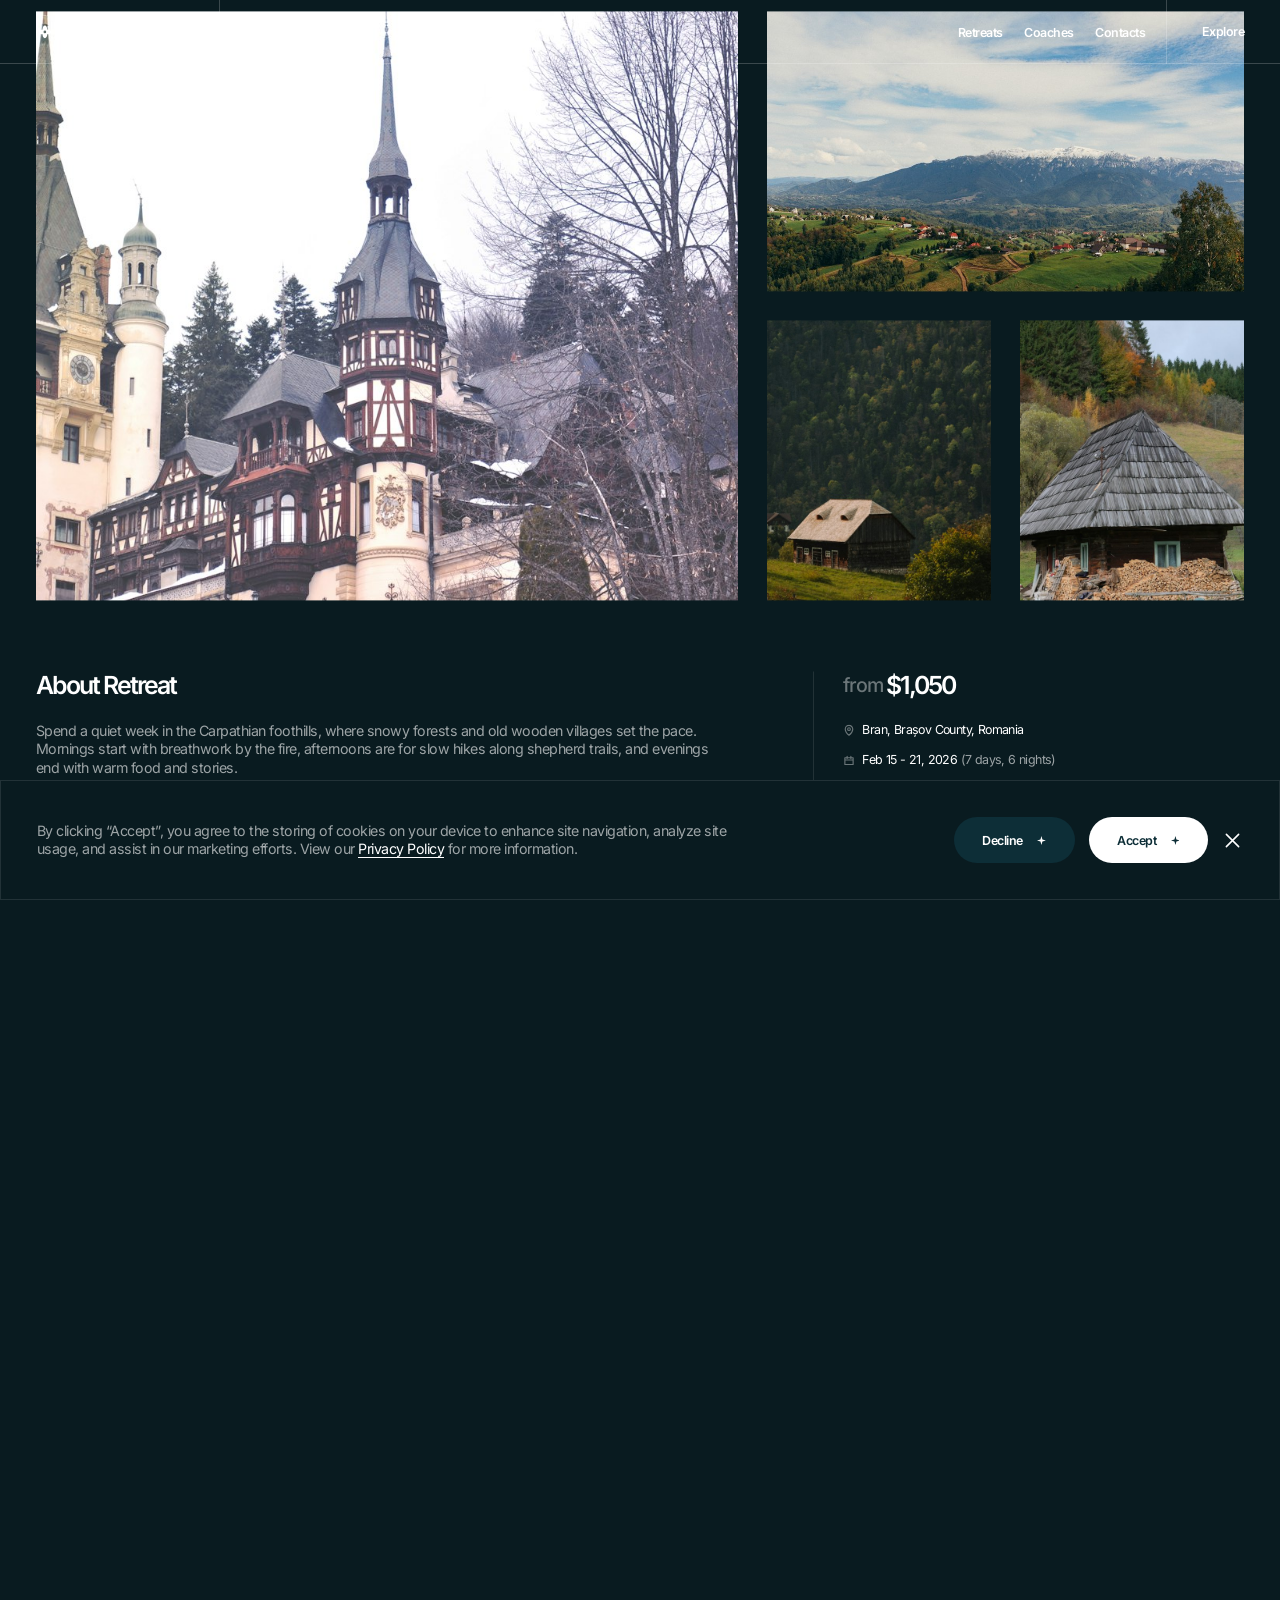
<file: retreats/7-day-carpathian-highlands-retreat-romania.html>
<!doctype html>
<html lang="en">
<head>
<meta charset="utf-8"/>
<meta name="viewport" content="width=device-width, initial-scale=1"/>
<title>7 Day Carpathian Highlands Retreat in Romania — Solace Travels</title>
<meta name="description" content="Spend a quiet week in the Carpathian foothills, where snowy forests and old wooden villages set the pace. Mornings start with breathwork by the fire, "/>
<meta name="theme-color" content="#091b20"/>
<link rel="icon" href="../assets/svg/logo.svg" type="image/svg+xml"/>
<link rel="preload" href="../assets/fonts/inter-latin-wght-normal.woff2" as="font" type="font/woff2" crossorigin/>
<link rel="stylesheet" href="../assets/css/style.css"/>
</head>
<body class="page-retreat">
<header class="header" role="banner">
  <div class="header__in">
    <a href="../index.html" class="header__l" aria-label="Solace Travels home"><span class="logo" data-anim="fade-down"><svg class="logo__icon" viewBox="0 0 24 24" aria-hidden="true"><path fill-rule="evenodd" d="M12 3.5c1.9 0 3.2 2.6 3.2 5.3 2.7 0 5.3 1.3 5.3 3.2s-2.6 3.2-5.3 3.2c0 2.7-1.3 5.3-3.2 5.3s-3.2-2.6-3.2-5.3C6.1 15.2 3.5 13.9 3.5 12s2.6-3.2 5.3-3.2C8.8 6.1 10.1 3.5 12 3.5Zm0 6.7a1.8 1.8 0 1 0 0 3.6 1.8 1.8 0 0 0 0-3.6Z"/></svg><span class="logo__title">Solace Travels</span></span><span class="header__dec header__dec--2"></span></a>
    <nav class="header__r" aria-label="Main"><ul class="nav"><li class="nav__item" data-anim="fade-down" data-anim-delay="0.1"><a href="../index.html#retreats" data-nav="retreats" class="button-sm nav__link"><span class="c-40 m-only-inline">+</span>Retreats</a></li><li class="nav__item" data-anim="fade-down" data-anim-delay="0.2"><a href="../coaches.html" data-nav="coaches" class="button-sm nav__link"><span class="c-40 m-only-inline">+</span>Coaches</a></li><li class="nav__item" data-anim="fade-down" data-anim-delay="0.3"><a href="../contacts.html" data-nav="contacts" class="button-sm nav__link"><span class="c-40 m-only-inline">+</span>Contacts</a></li></ul><a href="../index.html#retreats" class="header__accent"><span class="button-sm" data-anim="fade-down" data-anim-delay="0.4">Explore</span><span class="header__dec header__dec--3"></span></a></nav>
    <div class="header__burger"><button type="button" class="burger" aria-label="Open menu" aria-expanded="false" aria-controls="mobile-menu"><span class="burger__in"><span class="burger__line burger__line--1"></span><span class="burger__line burger__line--2"></span></span></button></div>
  </div>
  <div class="mobile-menu" id="mobile-menu"><ul class="nav"><li class="nav__item"><a href="../index.html#retreats" data-nav="retreats" class="button-sm nav__link"><span class="c-40 m-only-inline">+</span>Retreats</a></li><li class="nav__item"><a href="../coaches.html" data-nav="coaches" class="button-sm nav__link"><span class="c-40 m-only-inline">+</span>Coaches</a></li><li class="nav__item"><a href="../contacts.html" data-nav="contacts" class="button-sm nav__link"><span class="c-40 m-only-inline">+</span>Contacts</a></li></ul><a href="../index.html#retreats" class="btn-primary m-full"><span class="button-sm">Explore Retreats</span><span class="btn-icon" aria-hidden="true"><svg viewBox="0 0 10 10"><path d="M5 0 6.1 3.9 10 5 6.1 6.1 5 10 3.9 6.1 0 5 3.9 3.9Z"/></svg></span></a></div>
  <div class="header__dec header__dec--1"></div>
</header>
<div id="smooth-wrapper"><div id="smooth-content">
<main>
<div class="page-pad">
<div class="retreat-intro pad"><div class="container"><div class="retreat-intro__in">
  <div class="retreat-intro__head">
    <ul role="list" class="breadcrumbs"><li class="breadcrumbs__item"><a href="../index.html" class="title-xs c-40">Home</a></li><li class="breadcrumbs__item"><div class="title-xs c-white">7 Day Carpathian Highlands <span class="d-only" style="display:inline">Retreat in Romania</span></div></li></ul>
    <h1 class="h2 lh-100 m-no-br">7 Day Carpathian Highlands <br/>Retreat in Romania</h1>
  </div>
  <div class="retreat-photos"><div class="retreat-photos__track" data-slider>
    <img src="../assets/img/retreat-1.jpg" alt="7 Day Carpathian Highlands Retreat in Romania — photo 1" class="retreat-photos__img" loading="eager" decoding="async"/>
    <img src="../assets/img/r1-a.jpg" alt="7 Day Carpathian Highlands Retreat in Romania — photo 2" class="retreat-photos__img" loading="lazy" decoding="async"/>
    <img src="../assets/img/r1-b.jpg" alt="7 Day Carpathian Highlands Retreat in Romania — photo 3" class="retreat-photos__img" loading="lazy" decoding="async"/>
    <img src="../assets/img/r1-c.jpg" alt="7 Day Carpathian Highlands Retreat in Romania — photo 4" class="retreat-photos__img" loading="lazy" decoding="async"/>
  </div><div class="retreat-photos__dots" aria-label="Photo navigation"></div></div>
</div></div></div>

<div class="retreat-content"><div class="container"><div class="retreat-content__in">
  <div class="retreat-content__desc">
    <nav class="retreat-nav-m" aria-label="Retreat sections"><div class="retreat-info__link"><a data-target="about" href="#about" class="body-lg">About Retreat</a></div><div class="retreat-info__link"><a data-target="full-program" href="#full-program" class="body-lg">Full Program</a></div><div class="retreat-info__link"><a data-target="food" href="#food" class="body-lg">Food</a></div><div class="retreat-info__link"><a data-target="team" href="#team" class="body-lg">Team</a></div><div class="retreat-info__link"><a data-target="location" href="#location" class="body-lg">Location</a></div></nav>
    <div id="about" class="rc-item"><h2 class="h4">About Retreat</h2><div class="body-md-regular c-60">Spend a quiet week in the Carpathian foothills, where snowy forests and old wooden villages set the pace. Mornings start with breathwork by the fire, afternoons are for slow hikes along shepherd trails, and evenings end with warm food and stories. <br/><br/>Ioana and Radu will shape the week around your energy, mixing gentle movement with long walks and time to simply rest.<br/>The highlands are wild, calm and full of folklore. Ideal for anyone who needs fresh air, silence and a proper reset. <br/>No experience is needed and every activity can be adapted to your level.</div></div>
    <div class="rc-item"><h2 class="h4">What's Included In This Package</h2><div class="rc-included m-col-1"><div class="rc-included__col"><div class="adv" style="background-image:url('../assets/svg/inc-bed.svg')"><div class="body-md">6 Nights Accommodation</div></div><div class="adv" style="background-image:url('../assets/svg/inc-meals.svg')"><div class="body-md">3 hearty and nourishing meals daily</div></div><div class="adv" style="background-image:url('../assets/svg/inc-tea.svg')"><div class="body-md">Herbal tea, coffee and water all day</div></div><div class="adv" style="background-image:url('../assets/svg/inc-meditation.svg')"><div class="body-md">Daily breathwork and meditation</div></div><div class="adv" style="background-image:url('../assets/svg/inc-workshops.svg')"><div class="body-md">Folk craft and foraging workshops</div></div></div><div class="rc-included__col"><div class="adv" style="background-image:url('../assets/svg/inc-integration.svg')"><div class="body-md">Two guided reflection circles</div></div><div class="adv" style="background-image:url('../assets/svg/inc-optional.svg')"><div class="body-md">Optional wood-fired sauna evenings</div></div><div class="adv" style="background-image:url('../assets/svg/inc-online.svg')"><div class="body-md">Online follow-up session after the retreat</div></div><div class="adv" style="background-image:url('../assets/svg/inc-support.svg')"><div class="body-md">Pre and post retreat support from our team</div></div><div class="adv" style="background-image:url('../assets/svg/inc-wifi.svg')"><div class="body-md">Wifi in the main lodge</div></div></div></div></div>
    <div class="rc-item"><h2 class="h4">What Makes This Retreat Special</h2><div class="body-md-regular c-60 m-no-br">This is not a hotel stay with a schedule attached, it is a week of mountain life. <br/>Our hosts open their home and their valley to you, and the rhythm of the place <br/>does most of the work — you only need to show up and slow down.</div></div>
    <div id="full-program" class="rc-item"><h2 class="h4">Full Program</h2><div class="rc-time"><div class="rc-time__item rc-time__item--in"><span class="c-40">Check-in: </span>3:00 PM</div><div class="rc-time__item rc-time__item--out"><span class="c-40">Check-out: </span>11:00 AM</div></div><div class="body-md-regular c-60 m-no-br">Arrivals are possible any day of the week. Winter brings snowshoe walks and <br/>crackling fires, while summer opens the high meadows and wildflower trails.</div></div>
    <div class="rc-item"><h3 class="body-xl" style="margin:0">Sample Daily Schedule</h3><div class="rc-calendar"><div class="rc-calendar__item"><div class="body-lg">08:00</div><div class="body-md c-40">Breathwork by the fireplace</div></div><div class="rc-calendar__item"><div class="body-lg">09:30</div><div class="body-md c-40">Farmhouse breakfast</div></div><div class="rc-calendar__item"><div class="body-lg">11:00</div><div class="body-md c-40">Guided forest hike</div></div><div class="rc-calendar__item"><div class="body-lg">15:00</div><div class="body-md c-40">Free time or sauna</div></div><div class="rc-calendar__item"><div class="body-lg">18:30</div><div class="body-md c-40">Slow flow yoga</div></div><div class="rc-calendar__item"><div class="body-lg">20:00</div><div class="body-md c-40">Shared dinner and stories</div></div></div><div class="body-md-regular c-60 m-no-br">Arrivals are possible any day of the week. Winter brings snowshoe walks and <br/>crackling fires, while summer opens the high meadows and wildflower trails. <br/><br/>On the last day we visit a fortified Saxon church and a family-run cheese maker <br/>in the next valley, then walk back through the beech forest before sunset.</div></div>
    <div id="food" class="rc-item"><h2 class="body-xl" style="margin:0">Food</h2><div class="body-md-regular c-60 m-no-br">Ioana cooks with what the valley gives: mountain cheese, wild mushrooms, rye bread <br/>and seasonal vegetables from the neighbours' gardens.</div>
      <div class="rc-included"><div class="rc-included__col"><div class="body-lg">Meals Provided</div><div class="adv" style="background-image:url('../assets/svg/checkmark.svg')"><div class="body-md">Breakfast</div></div><div class="adv" style="background-image:url('../assets/svg/checkmark.svg')"><div class="body-md">Lunch</div></div><div class="adv" style="background-image:url('../assets/svg/checkmark.svg')"><div class="body-md">Dinner</div></div><div class="adv" style="background-image:url('../assets/svg/checkmark.svg')"><div class="body-md">Snacks</div></div></div><div class="rc-included__col"><div class="body-lg">Diets Catered</div><div class="adv" style="background-image:url('../assets/svg/checkmark.svg')"><div class="body-md">Dairy-free</div></div><div class="adv" style="background-image:url('../assets/svg/checkmark.svg')"><div class="body-md">Gluten Free</div></div><div class="adv" style="background-image:url('../assets/svg/checkmark.svg')"><div class="body-md">Vegetarian</div></div><div class="adv" style="background-image:url('../assets/svg/checkmark.svg')"><div class="body-md">Pescatarian</div></div></div></div>
      <div class="rc-photos mt-40"><img src="../assets/img/food-1.jpg" alt="Healthy plant-based dish" class="" loading="lazy" decoding="async"/><img src="../assets/img/food-2.jpg" alt="Healthy plant-based dish" class="" loading="lazy" decoding="async"/><img src="../assets/img/food-3.jpg" alt="Healthy plant-based dish" class="" loading="lazy" decoding="async"/><img src="../assets/img/food-4.jpg" alt="Healthy plant-based dish" class="" loading="lazy" decoding="async"/></div></div>
    <div id="team" class="rc-item"><h2 class="body-xl" style="margin:0">Team</h2><div class="team"><div class="team__col team__col--l"><div class="team__head"><div class="body-lg">Radu Ionescu</div><div class="body-sm">Mountain Guide</div></div><div class="body-md-regular c-60">Radu has walked these ridges since he was a boy and now leads small groups through them.<br/><br/>He is a certified mountain leader and wilderness first responder, and he knows every spring, hut and shortcut in the range.</div></div><div class="team__col"><div class="team__visual"><img src="../assets/img/coach-3.jpg" alt="Portrait of Radu Ionescu" class="team__img" loading="lazy" decoding="async"/></div></div></div><div class="team"><div class="team__col team__col--l"><div class="team__head"><div class="body-lg">Ioana Marin</div><div class="body-sm">Breathwork Coach</div></div><div class="body-md-regular c-60">Ioana came back to her home village after a decade of city work and burnout.<br/><br/>She now teaches breathwork and gentle yoga, and believes the mountains are the best teacher she has ever had.</div></div><div class="team__col"><div class="team__visual"><img src="../assets/img/coach-9.jpg" alt="Portrait of Ioana Marin" class="team__img" loading="lazy" decoding="async"/></div></div></div></div>
    <div id="location" class="rc-item"><h2 class="h4">Where we'll meet</h2><div class="rc-location"><div class="body-md-regular">Casa Brazilor <br/>Strada Principală 112, 507025 Bran, Romania</div></div><div class="w-625"><div class="body-md-regular c-60">From the lodge you can reach Bran village, the Piatra Craiului national park and the old town of Brașov within an hour. The Saxon fortified churches, the Rasnov citadel, the bear sanctuary in Zarnesti and the slow villages of the Bârsa land are all worth a day trip.</div></div><img src="../assets/img/location-1.jpg" alt="Aerial view near Casa Brazilor" class="img-fw rc-location-img" loading="lazy" decoding="async"/></div>
    <div class="rc-item"><h2 class="body-xl m-22" style="margin:0">What's <span class="c-orange">Not Included</span> In This Package</h2><div class="rc-included m-col-1"><div class="rc-included__col"><div class="adv" style="background-image:url('../assets/svg/decline.svg')"><div class="body-md">Airport transfers</div></div><div class="adv" style="background-image:url('../assets/svg/decline.svg')"><div class="body-md">Flights costs</div></div><div class="adv" style="background-image:url('../assets/svg/decline.svg')"><div class="body-md">Travel insurance</div></div></div><div class="rc-included__col"><div class="adv" style="background-image:url('../assets/svg/decline.svg')"><div class="body-md">Visa fee</div></div><div class="adv" style="background-image:url('../assets/svg/decline.svg')"><div class="body-md">Massage treatments</div></div><div class="adv" style="background-image:url('../assets/svg/decline.svg')"><div class="body-md">Activities not listed above</div></div></div></div></div>
  </div>
  <aside class="retreat-content__sidebar"><div class="retreat-info">
    <div class="retreat-info__headline"><div class="body-xl c-40 m-22">from</div><div class="h4">$1,050</div></div>
    <div class="retreat-info__details"><div class="info-detail info-detail--location"><div class="body-sm">Bran, Brașov County, Romania</div></div><div class="info-detail info-detail--calendar"><div class="body-sm">Feb 15 - 21, 2026 <span class="c-60">(7 days, 6 nights)</span></div></div><div class="info-detail info-detail--users"><div class="body-sm">12 guests</div></div></div>
    <div class="retreat-info__divider d-only"></div>
    <div class="retreat-info__button m-only"><a href="../contacts.html" class="btn-primary m-full"><span class="button-sm">Get in touch</span><span class="btn-icon" aria-hidden="true"><svg viewBox="0 0 10 10"><path d="M5 0 6.1 3.9 10 5 6.1 6.1 5 10 3.9 6.1 0 5 3.9 3.9Z"/></svg></span></a></div>
    <nav class="retreat-info__nav d-only" aria-label="Retreat sections"><div class="retreat-info__link"><a data-target="about" href="#about" class="body-lg">About Retreat</a></div><div class="retreat-info__link"><a data-target="full-program" href="#full-program" class="body-lg">Full Program</a></div><div class="retreat-info__link"><a data-target="food" href="#food" class="body-lg">Food</a></div><div class="retreat-info__link"><a data-target="team" href="#team" class="body-lg">Team</a></div><div class="retreat-info__link"><a data-target="location" href="#location" class="body-lg">Location</a></div></nav>
    <div class="retreat-info__button d-only"><a href="../contacts.html" class="btn-primary "><span class="button-sm">Get in touch</span><span class="btn-icon" aria-hidden="true"><svg viewBox="0 0 10 10"><path d="M5 0 6.1 3.9 10 5 6.1 6.1 5 10 3.9 6.1 0 5 3.9 3.9Z"/></svg></span></a></div>
  </div></aside>
</div></div></div>

<section class="featured-section pad">
  <div class="container">
    <div class="head"><div class="row align-end m-column">
      <div class="col col-6"><div class="head__desc m-mb-16"><h2 data-a="h2" class="h2 m-h3">You may also like</h2></div></div>
      <div class="col col-6"><div class="side-head"><div data-a="desc" class="body-md c-60 m-no-br">Find inspiring places, meaningful activities and expert- <br/>led sessions created to restore your energy and spirit.</div><a href="../index.html#retreats" class="btn-secondary size-m"><span class="button-sm">See all</span><span class="btn-icon" aria-hidden="true"><svg viewBox="0 0 10 10"><path d="M5 0 6.1 3.9 10 5 6.1 6.1 5 10 3.9 6.1 0 5 3.9 3.9Z"/></svg></span></a></div></div>
    </div></div>
    <div class="featured"><div class="featured__items">
      <article class="featured-item">
  <div class="featured-item__text">
    <div class="featured-item__head"><h3 class="h4 featured-item__title">Photo Retreat & Tour in Magical Morocco</h3><div class="featured-item__cost"><div class="body-md c-60">from</div><div class="body-lg-semibold">$5,490</div></div></div>
    <div class="featured-item__visual m-only"><img src="../assets/img/retreat-3.jpg" alt="Photo Retreat & Tour in Magical Morocco" class="featured-item__img" loading="lazy" decoding="async"/></div>
    <div class="featured-item__body"><div class="featured-item__props">
      <div class="prop"><div class="title-xs">Morocco</div><img src="../assets/svg/pin.svg" alt="" class="prop__icon"/></div>
      <div class="prop"><div class="title-xs">March 06 - 20, 2026 <span class="c-60">(15 days, 14 nights)</span></div><img src="../assets/svg/calendar.svg" alt="" class="prop__icon"/></div>
      <div class="prop"><div class="title-xs">18 guests</div><img src="../assets/svg/users.svg" alt="" class="prop__icon"/></div>
      <div class="prop"><div class="title-xs">Trusted by 312+ <span class="c-60">clients worldwide</span></div><img src="../assets/svg/stars.svg" alt="Rated 5 out of 5" class="prop__icon prop__icon--stars"/></div>
    </div><div class="featured-item__btn"><a href="../retreats/photography-journey-magical-morocco.html" class="btn-secondary full"><span class="button-sm">Explore Retreat</span><span class="btn-icon" aria-hidden="true"><svg viewBox="0 0 10 10"><path d="M5 0 6.1 3.9 10 5 6.1 6.1 5 10 3.9 6.1 0 5 3.9 3.9Z"/></svg></span></a></div></div>
  </div>
  <a href="../retreats/photography-journey-magical-morocco.html" class="featured-item__visual d-only" tabindex="-1" aria-hidden="true"><img src="../assets/img/retreat-3.jpg" alt="" class="featured-item__img" loading="lazy" decoding="async"/></a>
</article>
      <article class="featured-item">
  <div class="featured-item__text">
    <div class="featured-item__head"><h3 class="h4 featured-item__title">Morocco Holiday & Sahara Nights</h3><div class="featured-item__cost"><div class="body-md c-60">from</div><div class="body-lg-semibold">$3,790</div></div></div>
    <div class="featured-item__visual m-only"><img src="../assets/img/retreat-4.jpg" alt="Morocco Holiday & Sahara Nights" class="featured-item__img" loading="lazy" decoding="async"/></div>
    <div class="featured-item__body"><div class="featured-item__props">
      <div class="prop"><div class="title-xs">Marrakesh, Marrakesh-Safi, Morocco</div><img src="../assets/svg/pin.svg" alt="" class="prop__icon"/></div>
      <div class="prop"><div class="title-xs">April 12 - 20, 2026 <span class="c-60">(8 days, 7 nights)</span></div><img src="../assets/svg/calendar.svg" alt="" class="prop__icon"/></div>
      <div class="prop"><div class="title-xs">6 guests</div><img src="../assets/svg/users.svg" alt="" class="prop__icon"/></div>
      <div class="prop"><div class="title-xs">Trusted by 412+ <span class="c-60">clients worldwide</span></div><img src="../assets/svg/stars.svg" alt="Rated 5 out of 5" class="prop__icon prop__icon--stars"/></div>
    </div><div class="featured-item__btn"><a href="../retreats/sahara-nights-morocco-holiday.html" class="btn-secondary full"><span class="button-sm">Explore Retreat</span><span class="btn-icon" aria-hidden="true"><svg viewBox="0 0 10 10"><path d="M5 0 6.1 3.9 10 5 6.1 6.1 5 10 3.9 6.1 0 5 3.9 3.9Z"/></svg></span></a></div></div>
  </div>
  <a href="../retreats/sahara-nights-morocco-holiday.html" class="featured-item__visual d-only" tabindex="-1" aria-hidden="true"><img src="../assets/img/retreat-4.jpg" alt="" class="featured-item__img" loading="lazy" decoding="async"/></a>
</article>
      <div class="featured__dec featured__dec--h" style="top:0.0000%"></div><div class="featured__dec featured__dec--h" style="top:calc(100% - 1px)"></div><div class="featured__dec featured__dec--v"></div>
    </div></div>
  </div>
</section>
</div>
</main>
<footer class="footer">
  <div class="container">
    <div class="footer__visual"><img src="../assets/img/footer.jpg" alt="Alpine village in a green valley at golden hour" class="footer__img" loading="lazy" decoding="async"/><div class="footer__layer"></div></div>
    <div class="footer-top"><div class="row m-column m-gap-56">
      <div class="col col-4"><a href="../index.html" class="footer-logo logo"><svg class="logo__icon" viewBox="0 0 24 24" aria-hidden="true"><path fill-rule="evenodd" d="M12 3.5c1.9 0 3.2 2.6 3.2 5.3 2.7 0 5.3 1.3 5.3 3.2s-2.6 3.2-5.3 3.2c0 2.7-1.3 5.3-3.2 5.3s-3.2-2.6-3.2-5.3C6.1 15.2 3.5 13.9 3.5 12s2.6-3.2 5.3-3.2C8.8 6.1 10.1 3.5 12 3.5Zm0 6.7a1.8 1.8 0 1 0 0 3.6 1.8 1.8 0 0 0 0-3.6Z"/></svg><span class="logo__title">Solace Travels</span></a></div>
      <div class="col col-8"><div class="row m-column m-gap-56">
        <div class="col col-6"><div class="footer-top__links"><div><a href="../coaches.html" class="h3"><span class="c-40">+</span>Coaches</a></div><div><a href="../contacts.html" class="h3"><span class="c-40">+</span>Contacts</a></div></div></div>
        <div class="col col-6"><div class="footer-top__contacts"><div><a href="tel:+14155550192" class="body-lg">+1 415 555 0192</a></div><div><a href="mailto:hello@solace-travels.com" class="body-lg">hello@solace-travels.com</a></div></div></div>
      </div></div>
    </div></div>
  </div>
  <div class="footer-bottom"><div class="footer-bottom__in">
    <div class="footer__l"><div class="footer__copy"><div class="button-sm c-60">©All Rights Reserved. Solace Travel, 2026</div><div class="footer__copy-dec"></div></div>
      <div class="made-by made-by--d"><span class="button-sm c-60">Made by</span><span class="made-by__name"><span class="button-sm c-60">Northfold Studio</span></span></div></div>
    <div class="footer-bottom__links"><a href="../terms-and-conditions.html" class="button-sm c-60">Terms and Conditions</a><a href="../privacy-policy.html" class="button-sm c-60">Privacy Policy</a></div>
    <div class="made-by made-by--m"><span class="button-sm c-60">Made by</span><span class="made-by__name"><span class="button-sm c-60">Northfold Studio</span></span></div>
  </div><div class="footer-bottom__dec"></div></div>
</footer>
</div></div>
<div class="cookie" role="dialog" aria-label="Cookie consent" aria-live="polite">
  <div class="cookie__text"><div class="body-md-regular c-60 m-no-br">By clicking “Accept”, you agree to the storing of cookies on your device to enhance site navigation, analyze site <br/>usage, and assist in our marketing efforts. View our <a href="../privacy-policy.html" class="link">Privacy Policy</a> for more information.</div></div>
  <div class="cookie__controls"><a href="#" data-cookie="declined" class="btn-secondary m-big"><span class="button-sm">Decline</span><span class="btn-icon" aria-hidden="true"><svg viewBox="0 0 10 10"><path d="M5 0 6.1 3.9 10 5 6.1 6.1 5 10 3.9 6.1 0 5 3.9 3.9Z"/></svg></span></a><a href="#" data-cookie="accepted" class="btn-primary m-full"><span class="button-sm">Accept</span><span class="btn-icon" aria-hidden="true"><svg viewBox="0 0 10 10"><path d="M5 0 6.1 3.9 10 5 6.1 6.1 5 10 3.9 6.1 0 5 3.9 3.9Z"/></svg></span></a><div class="cookie__close"><button type="button" class="btn-close" data-cookie="dismissed" aria-label="Close cookie banner"></button></div></div>
</div>
<script src="../assets/vendor/gsap.min.js"></script>
<script src="../assets/vendor/ScrollTrigger.min.js"></script>
<script src="../assets/vendor/ScrollSmoother.min.js"></script>
<script src="../assets/vendor/ScrollToPlugin.min.js"></script>
<script src="../assets/vendor/SplitText.min.js"></script>
<script src="../assets/js/main.js"></script>
</body>
</html>
</file>
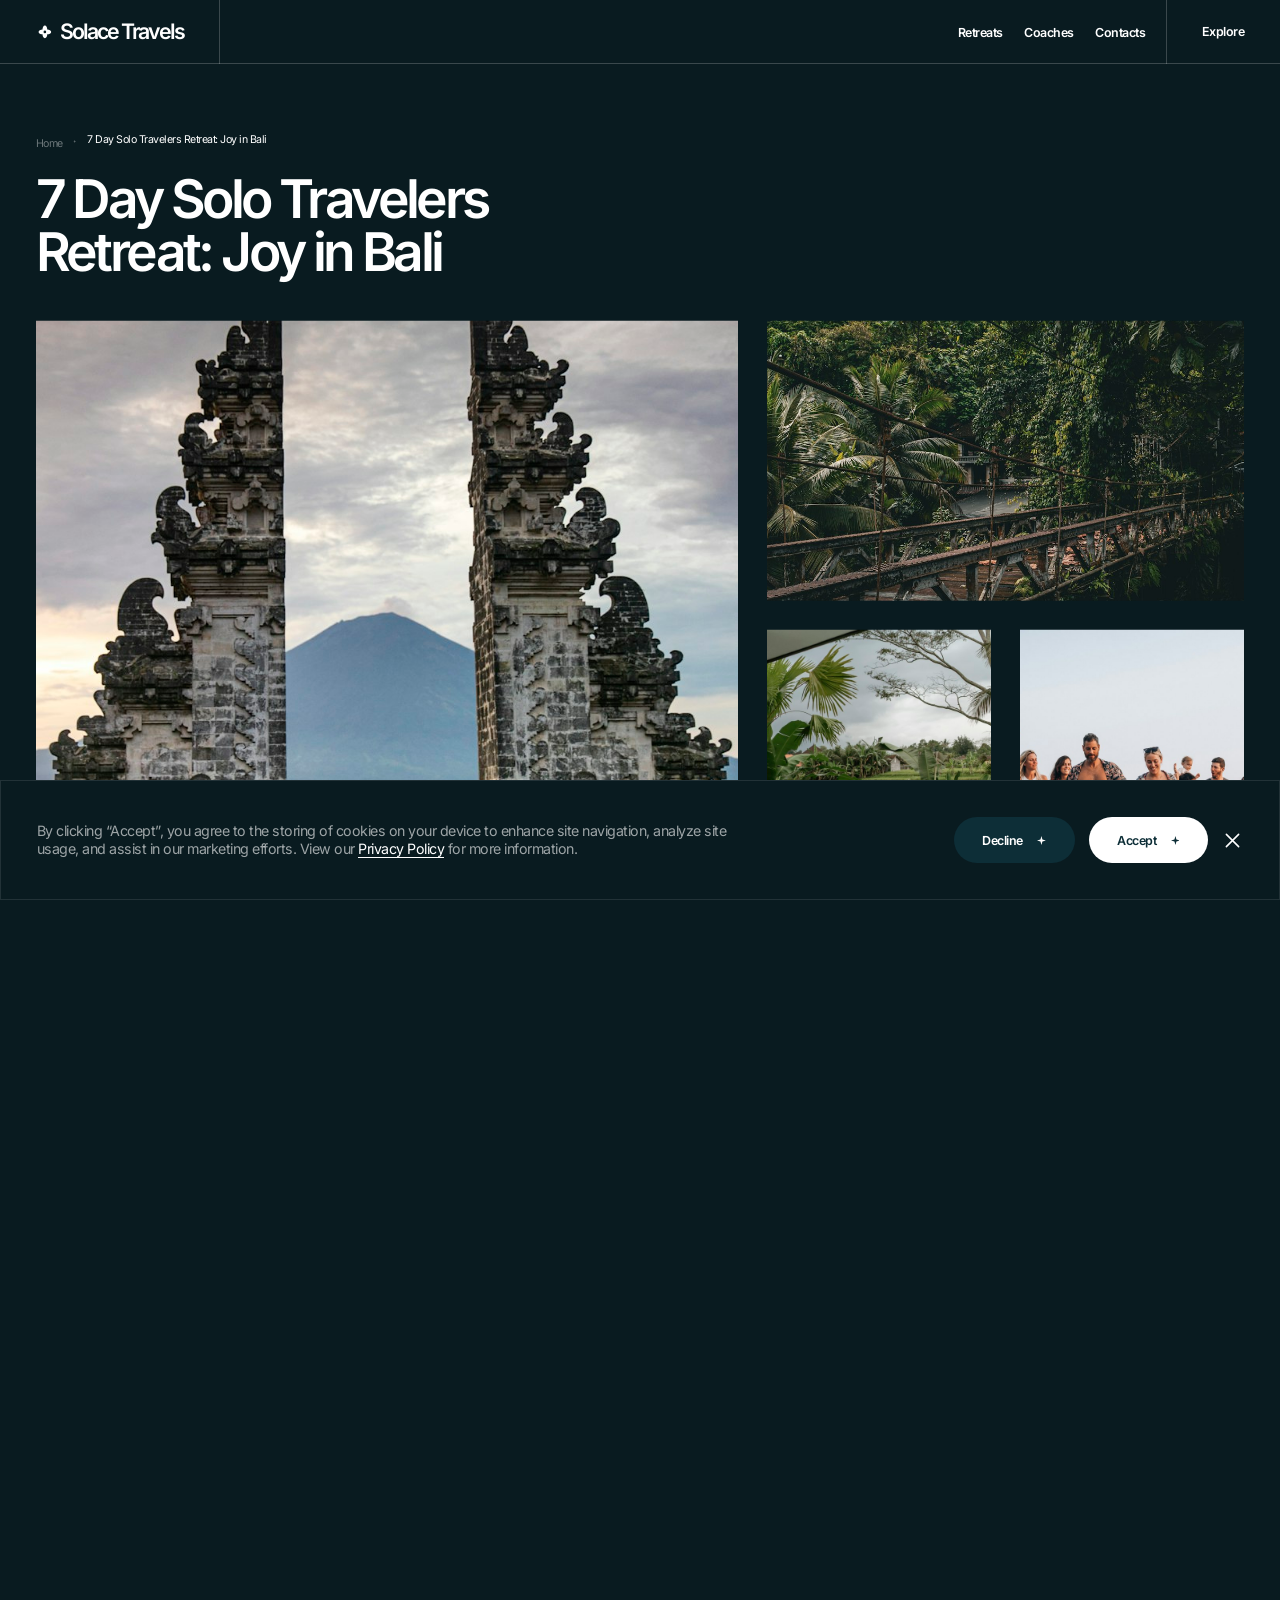
<file: retreats/7-day-solo-travelers-retreat-bali.html>
<!doctype html>
<html lang="en">
<head>
<meta charset="utf-8"/>
<meta name="viewport" content="width=device-width, initial-scale=1"/>
<title>7 Day Solo Travelers Retreat: Joy in Bali — Solace Travels</title>
<meta name="description" content="Come alone, leave with friends. This week in Ubud is made for solo travellers who want adventure, rest and good company. Jungle walks, temple visits, "/>
<meta name="theme-color" content="#091b20"/>
<link rel="icon" href="../assets/svg/logo.svg" type="image/svg+xml"/>
<link rel="preload" href="../assets/fonts/inter-latin-wght-normal.woff2" as="font" type="font/woff2" crossorigin/>
<link rel="stylesheet" href="../assets/css/style.css"/>
</head>
<body class="page-retreat">
<header class="header" role="banner">
  <div class="header__in">
    <a href="../index.html" class="header__l" aria-label="Solace Travels home"><span class="logo" data-anim="fade-down"><svg class="logo__icon" viewBox="0 0 24 24" aria-hidden="true"><path fill-rule="evenodd" d="M12 3.5c1.9 0 3.2 2.6 3.2 5.3 2.7 0 5.3 1.3 5.3 3.2s-2.6 3.2-5.3 3.2c0 2.7-1.3 5.3-3.2 5.3s-3.2-2.6-3.2-5.3C6.1 15.2 3.5 13.9 3.5 12s2.6-3.2 5.3-3.2C8.8 6.1 10.1 3.5 12 3.5Zm0 6.7a1.8 1.8 0 1 0 0 3.6 1.8 1.8 0 0 0 0-3.6Z"/></svg><span class="logo__title">Solace Travels</span></span><span class="header__dec header__dec--2"></span></a>
    <nav class="header__r" aria-label="Main"><ul class="nav"><li class="nav__item" data-anim="fade-down" data-anim-delay="0.1"><a href="../index.html#retreats" data-nav="retreats" class="button-sm nav__link"><span class="c-40 m-only-inline">+</span>Retreats</a></li><li class="nav__item" data-anim="fade-down" data-anim-delay="0.2"><a href="../coaches.html" data-nav="coaches" class="button-sm nav__link"><span class="c-40 m-only-inline">+</span>Coaches</a></li><li class="nav__item" data-anim="fade-down" data-anim-delay="0.3"><a href="../contacts.html" data-nav="contacts" class="button-sm nav__link"><span class="c-40 m-only-inline">+</span>Contacts</a></li></ul><a href="../index.html#retreats" class="header__accent"><span class="button-sm" data-anim="fade-down" data-anim-delay="0.4">Explore</span><span class="header__dec header__dec--3"></span></a></nav>
    <div class="header__burger"><button type="button" class="burger" aria-label="Open menu" aria-expanded="false" aria-controls="mobile-menu"><span class="burger__in"><span class="burger__line burger__line--1"></span><span class="burger__line burger__line--2"></span></span></button></div>
  </div>
  <div class="mobile-menu" id="mobile-menu"><ul class="nav"><li class="nav__item"><a href="../index.html#retreats" data-nav="retreats" class="button-sm nav__link"><span class="c-40 m-only-inline">+</span>Retreats</a></li><li class="nav__item"><a href="../coaches.html" data-nav="coaches" class="button-sm nav__link"><span class="c-40 m-only-inline">+</span>Coaches</a></li><li class="nav__item"><a href="../contacts.html" data-nav="contacts" class="button-sm nav__link"><span class="c-40 m-only-inline">+</span>Contacts</a></li></ul><a href="../index.html#retreats" class="btn-primary m-full"><span class="button-sm">Explore Retreats</span><span class="btn-icon" aria-hidden="true"><svg viewBox="0 0 10 10"><path d="M5 0 6.1 3.9 10 5 6.1 6.1 5 10 3.9 6.1 0 5 3.9 3.9Z"/></svg></span></a></div>
  <div class="header__dec header__dec--1"></div>
</header>
<div id="smooth-wrapper"><div id="smooth-content">
<main>
<div class="page-pad">
<div class="retreat-intro pad"><div class="container"><div class="retreat-intro__in">
  <div class="retreat-intro__head">
    <ul role="list" class="breadcrumbs"><li class="breadcrumbs__item"><a href="../index.html" class="title-xs c-40">Home</a></li><li class="breadcrumbs__item"><div class="title-xs c-white">7 Day Solo Travelers <span class="d-only" style="display:inline">Retreat: Joy in Bali</span></div></li></ul>
    <h1 class="h2 lh-100 m-no-br">7 Day Solo Travelers <br/>Retreat: Joy in Bali</h1>
  </div>
  <div class="retreat-photos"><div class="retreat-photos__track" data-slider>
    <img src="../assets/img/retreat-6.jpg" alt="7 Day Solo Travelers Retreat: Joy in Bali — photo 1" class="retreat-photos__img" loading="eager" decoding="async"/>
    <img src="../assets/img/r6-a.jpg" alt="7 Day Solo Travelers Retreat: Joy in Bali — photo 2" class="retreat-photos__img" loading="lazy" decoding="async"/>
    <img src="../assets/img/r6-b.jpg" alt="7 Day Solo Travelers Retreat: Joy in Bali — photo 3" class="retreat-photos__img" loading="lazy" decoding="async"/>
    <img src="../assets/img/r6-c.jpg" alt="7 Day Solo Travelers Retreat: Joy in Bali — photo 4" class="retreat-photos__img" loading="lazy" decoding="async"/>
  </div><div class="retreat-photos__dots" aria-label="Photo navigation"></div></div>
</div></div></div>

<div class="retreat-content"><div class="container"><div class="retreat-content__in">
  <div class="retreat-content__desc">
    <nav class="retreat-nav-m" aria-label="Retreat sections"><div class="retreat-info__link"><a data-target="about" href="#about" class="body-lg">About Retreat</a></div><div class="retreat-info__link"><a data-target="full-program" href="#full-program" class="body-lg">Full Program</a></div><div class="retreat-info__link"><a data-target="food" href="#food" class="body-lg">Food</a></div><div class="retreat-info__link"><a data-target="team" href="#team" class="body-lg">Team</a></div><div class="retreat-info__link"><a data-target="location" href="#location" class="body-lg">Location</a></div></nav>
    <div id="about" class="rc-item"><h2 class="h4">About Retreat</h2><div class="body-md-regular c-60">Come alone, leave with friends. This week in Ubud is made for solo travellers who want adventure, rest and good company. Jungle walks, temple visits, waterfalls and daily yoga fill the days, and the evenings are always shared. <br/><br/>Wayan and Kadek look after the group like family and make sure nobody ever feels left out.<br/>Bali is green, spiritual and full of life. Ideal for anyone ready for a fresh start or simply a joyful week. <br/>Start dates are available every week from January to May.</div></div>
    <div class="rc-item"><h2 class="h4">What's Included In This Package</h2><div class="rc-included m-col-1"><div class="rc-included__col"><div class="adv" style="background-image:url('../assets/svg/inc-bed.svg')"><div class="body-md">6 Nights Accommodation</div></div><div class="adv" style="background-image:url('../assets/svg/inc-meals.svg')"><div class="body-md">Daily breakfast and 4 group dinners</div></div><div class="adv" style="background-image:url('../assets/svg/inc-tea.svg')"><div class="body-md">Fresh coconut water and tea</div></div><div class="adv" style="background-image:url('../assets/svg/inc-meditation.svg')"><div class="body-md">Daily yoga and meditation</div></div><div class="adv" style="background-image:url('../assets/svg/inc-workshops.svg')"><div class="body-md">Balinese offering workshop</div></div></div><div class="rc-included__col"><div class="adv" style="background-image:url('../assets/svg/inc-integration.svg')"><div class="body-md">Welcome and closing circles</div></div><div class="adv" style="background-image:url('../assets/svg/inc-optional.svg')"><div class="body-md">Optional water purification ceremony</div></div><div class="adv" style="background-image:url('../assets/svg/inc-online.svg')"><div class="body-md">Group chat with your new friends</div></div><div class="adv" style="background-image:url('../assets/svg/inc-support.svg')"><div class="body-md">Pre and post retreat support from our team</div></div><div class="adv" style="background-image:url('../assets/svg/inc-wifi.svg')"><div class="body-md">Fast wifi in the villa</div></div></div></div></div>
    <div class="rc-item"><h2 class="h4">What Makes This Retreat Special</h2><div class="body-md-regular c-60 m-no-br">Travelling alone is easier when someone has your back. <br/>Our guests arrive as strangers and leave with people they keep in touch with for <br/>years — that is what we love most about this week.</div></div>
    <div id="full-program" class="rc-item"><h2 class="h4">Full Program</h2><div class="rc-time"><div class="rc-time__item rc-time__item--in"><span class="c-40">Check-in: </span>2:00 PM</div><div class="rc-time__item rc-time__item--out"><span class="c-40">Check-out: </span>12:00 PM</div></div><div class="body-md-regular c-60 m-no-br">Join any week between January and May. The rainy months bring lush green <br/>rice fields, warm showers in the afternoon and quiet temples.</div></div>
    <div class="rc-item"><h3 class="body-xl" style="margin:0">Sample Daily Schedule</h3><div class="rc-calendar"><div class="rc-calendar__item"><div class="body-lg">07:00</div><div class="body-md c-40">Sunrise yoga</div></div><div class="rc-calendar__item"><div class="body-lg">08:30</div><div class="body-md c-40">Breakfast by the pool</div></div><div class="rc-calendar__item"><div class="body-lg">10:00</div><div class="body-md c-40">Waterfall or temple trip</div></div><div class="rc-calendar__item"><div class="body-lg">13:00</div><div class="body-md c-40">Lunch in the village</div></div><div class="rc-calendar__item"><div class="body-lg">16:00</div><div class="body-md c-40">Free time or massage</div></div><div class="rc-calendar__item"><div class="body-lg">19:30</div><div class="body-md c-40">Group dinner</div></div></div><div class="body-md-regular c-60 m-no-br">Join any week between January and May. The rainy months bring lush green <br/>rice fields, warm showers in the afternoon and quiet temples. <br/><br/>Highlights include the Tegallalang rice terraces, a sunrise trek on Mount Batur, <br/>the sacred spring of Tirta Empul and a day at a black sand beach on the east coast.</div></div>
    <div id="food" class="rc-item"><h2 class="body-xl" style="margin:0">Food</h2><div class="body-md-regular c-60 m-no-br">Breakfasts are fresh and tropical, with fruit, smoothie bowls and local coffee. <br/>Dinners bring the group together around Balinese and Indonesian dishes.</div>
      <div class="rc-included"><div class="rc-included__col"><div class="body-lg">Meals Provided</div><div class="adv" style="background-image:url('../assets/svg/checkmark.svg')"><div class="body-md">Breakfast</div></div><div class="adv" style="background-image:url('../assets/svg/checkmark.svg')"><div class="body-md">Dinner</div></div><div class="adv" style="background-image:url('../assets/svg/checkmark.svg')"><div class="body-md">Smoothies</div></div><div class="adv" style="background-image:url('../assets/svg/checkmark.svg')"><div class="body-md">Snacks</div></div></div><div class="rc-included__col"><div class="body-lg">Diets Catered</div><div class="adv" style="background-image:url('../assets/svg/checkmark.svg')"><div class="body-md">Egg-free</div></div><div class="adv" style="background-image:url('../assets/svg/checkmark.svg')"><div class="body-md">Gluten Free</div></div><div class="adv" style="background-image:url('../assets/svg/checkmark.svg')"><div class="body-md">Vegan</div></div><div class="adv" style="background-image:url('../assets/svg/checkmark.svg')"><div class="body-md">Vegetarian</div></div></div></div>
      <div class="rc-photos mt-40"><img src="../assets/img/food-1.jpg" alt="Healthy plant-based dish" class="" loading="lazy" decoding="async"/><img src="../assets/img/food-2.jpg" alt="Healthy plant-based dish" class="" loading="lazy" decoding="async"/><img src="../assets/img/food-3.jpg" alt="Healthy plant-based dish" class="" loading="lazy" decoding="async"/><img src="../assets/img/food-4.jpg" alt="Healthy plant-based dish" class="" loading="lazy" decoding="async"/></div></div>
    <div id="team" class="rc-item"><h2 class="body-xl" style="margin:0">Team</h2><div class="team"><div class="team__col team__col--l"><div class="team__head"><div class="body-lg">Kadek Ayu</div><div class="body-sm">Yoga Teacher</div></div><div class="body-md-regular c-60">Kadek grew up in Ubud and teaches a calm, playful style of Hatha yoga.<br/><br/>She shares the traditions of her village and loves showing guests the quiet side of Bali.</div></div><div class="team__col"><div class="team__visual"><img src="../assets/img/coach-11.jpg" alt="Portrait of Kadek Ayu" class="team__img" loading="lazy" decoding="async"/></div></div></div><div class="team"><div class="team__col team__col--l"><div class="team__head"><div class="body-lg">Wayan Putra</div><div class="body-sm">Local Guide</div></div><div class="body-md-regular c-60">Wayan has guided travellers around Bali for ten years.<br/><br/>He knows the best warungs, the emptiest waterfalls and the right time to arrive at every temple.</div></div><div class="team__col"><div class="team__visual"><img src="../assets/img/coach-12.jpg" alt="Portrait of Wayan Putra" class="team__img" loading="lazy" decoding="async"/></div></div></div></div>
    <div id="location" class="rc-item"><h2 class="h4">Where we'll meet</h2><div class="rc-location"><div class="body-md-regular">Villa Sawah Hijau <br/>Jl. Raya Sayan 88, Ubud, Gianyar, Bali 80571, Indonesia</div></div><div class="w-625"><div class="body-md-regular c-60">Ubud is the cultural heart of Bali. Nearby you can visit the Sacred Monkey Forest, the Campuhan ridge walk, the Tegallalang rice terraces, Tirta Empul temple, Mount Batur and the waterfalls of Tibumana and Kanto Lampo.</div></div><img src="../assets/img/location-6.jpg" alt="Aerial view near Villa Sawah Hijau" class="img-fw rc-location-img" loading="lazy" decoding="async"/></div>
    <div class="rc-item"><h2 class="body-xl m-22" style="margin:0">What's <span class="c-orange">Not Included</span> In This Package</h2><div class="rc-included m-col-1"><div class="rc-included__col"><div class="adv" style="background-image:url('../assets/svg/decline.svg')"><div class="body-md">Airport transfers</div></div><div class="adv" style="background-image:url('../assets/svg/decline.svg')"><div class="body-md">Flights costs</div></div><div class="adv" style="background-image:url('../assets/svg/decline.svg')"><div class="body-md">Travel insurance</div></div></div><div class="rc-included__col"><div class="adv" style="background-image:url('../assets/svg/decline.svg')"><div class="body-md">Visa on arrival</div></div><div class="adv" style="background-image:url('../assets/svg/decline.svg')"><div class="body-md">Lunches</div></div><div class="adv" style="background-image:url('../assets/svg/decline.svg')"><div class="body-md">Spa treatments</div></div></div></div></div>
  </div>
  <aside class="retreat-content__sidebar"><div class="retreat-info">
    <div class="retreat-info__headline"><div class="body-xl c-40 m-22">from</div><div class="h4">$420</div></div>
    <div class="retreat-info__details"><div class="info-detail info-detail--location"><div class="body-sm">Ubud, Bali, Indonesia</div></div><div class="info-detail info-detail--calendar"><div class="body-sm">Jan | Feb | Mar | Apr | May <span class="c-60">(7 days, 6 nights)</span></div></div><div class="info-detail info-detail--users"><div class="body-sm">Solo</div></div></div>
    <div class="retreat-info__divider d-only"></div>
    <div class="retreat-info__button m-only"><a href="../contacts.html" class="btn-primary m-full"><span class="button-sm">Get in touch</span><span class="btn-icon" aria-hidden="true"><svg viewBox="0 0 10 10"><path d="M5 0 6.1 3.9 10 5 6.1 6.1 5 10 3.9 6.1 0 5 3.9 3.9Z"/></svg></span></a></div>
    <nav class="retreat-info__nav d-only" aria-label="Retreat sections"><div class="retreat-info__link"><a data-target="about" href="#about" class="body-lg">About Retreat</a></div><div class="retreat-info__link"><a data-target="full-program" href="#full-program" class="body-lg">Full Program</a></div><div class="retreat-info__link"><a data-target="food" href="#food" class="body-lg">Food</a></div><div class="retreat-info__link"><a data-target="team" href="#team" class="body-lg">Team</a></div><div class="retreat-info__link"><a data-target="location" href="#location" class="body-lg">Location</a></div></nav>
    <div class="retreat-info__button d-only"><a href="../contacts.html" class="btn-primary "><span class="button-sm">Get in touch</span><span class="btn-icon" aria-hidden="true"><svg viewBox="0 0 10 10"><path d="M5 0 6.1 3.9 10 5 6.1 6.1 5 10 3.9 6.1 0 5 3.9 3.9Z"/></svg></span></a></div>
  </div></aside>
</div></div></div>

<section class="featured-section pad">
  <div class="container">
    <div class="head"><div class="row align-end m-column">
      <div class="col col-6"><div class="head__desc m-mb-16"><h2 data-a="h2" class="h2 m-h3">You may also like</h2></div></div>
      <div class="col col-6"><div class="side-head"><div data-a="desc" class="body-md c-60 m-no-br">Find inspiring places, meaningful activities and expert- <br/>led sessions created to restore your energy and spirit.</div><a href="../index.html#retreats" class="btn-secondary size-m"><span class="button-sm">See all</span><span class="btn-icon" aria-hidden="true"><svg viewBox="0 0 10 10"><path d="M5 0 6.1 3.9 10 5 6.1 6.1 5 10 3.9 6.1 0 5 3.9 3.9Z"/></svg></span></a></div></div>
    </div></div>
    <div class="featured"><div class="featured__items">
      <article class="featured-item">
  <div class="featured-item__text">
    <div class="featured-item__head"><h3 class="h4 featured-item__title">Yoga & Hiking Retreat <br/>in Tuscany, Italy</h3><div class="featured-item__cost"><div class="body-md c-60">from</div><div class="body-lg-semibold">$1,340</div></div></div>
    <div class="featured-item__visual m-only"><img src="../assets/img/retreat-2.jpg" alt="Yoga & Hiking Retreat in Tuscany, Italy" class="featured-item__img" loading="lazy" decoding="async"/></div>
    <div class="featured-item__body"><div class="featured-item__props">
      <div class="prop"><div class="title-xs">Province of Siena, Tuscany, Italy</div><img src="../assets/svg/pin.svg" alt="" class="prop__icon"/></div>
      <div class="prop"><div class="title-xs">Jan 15 - 21, 2026 <span class="c-60">(7 days, 6 nights)</span></div><img src="../assets/svg/calendar.svg" alt="" class="prop__icon"/></div>
      <div class="prop"><div class="title-xs">6 guests</div><img src="../assets/svg/users.svg" alt="" class="prop__icon"/></div>
      <div class="prop"><div class="title-xs">Trusted by 125+ <span class="c-60">clients worldwide</span></div><img src="../assets/svg/stars.svg" alt="Rated 5 out of 5" class="prop__icon prop__icon--stars"/></div>
    </div><div class="featured-item__btn"><a href="../retreats/yoga-outdoor-retreat-tuscany-italy.html" class="btn-secondary full"><span class="button-sm">Explore Retreat</span><span class="btn-icon" aria-hidden="true"><svg viewBox="0 0 10 10"><path d="M5 0 6.1 3.9 10 5 6.1 6.1 5 10 3.9 6.1 0 5 3.9 3.9Z"/></svg></span></a></div></div>
  </div>
  <a href="../retreats/yoga-outdoor-retreat-tuscany-italy.html" class="featured-item__visual d-only" tabindex="-1" aria-hidden="true"><img src="../assets/img/retreat-2.jpg" alt="" class="featured-item__img" loading="lazy" decoding="async"/></a>
</article>
      <article class="featured-item">
  <div class="featured-item__text">
    <div class="featured-item__head"><h3 class="h4 featured-item__title">Photo Retreat & Tour in Magical Morocco</h3><div class="featured-item__cost"><div class="body-md c-60">from</div><div class="body-lg-semibold">$5,490</div></div></div>
    <div class="featured-item__visual m-only"><img src="../assets/img/retreat-3.jpg" alt="Photo Retreat & Tour in Magical Morocco" class="featured-item__img" loading="lazy" decoding="async"/></div>
    <div class="featured-item__body"><div class="featured-item__props">
      <div class="prop"><div class="title-xs">Morocco</div><img src="../assets/svg/pin.svg" alt="" class="prop__icon"/></div>
      <div class="prop"><div class="title-xs">March 06 - 20, 2026 <span class="c-60">(15 days, 14 nights)</span></div><img src="../assets/svg/calendar.svg" alt="" class="prop__icon"/></div>
      <div class="prop"><div class="title-xs">18 guests</div><img src="../assets/svg/users.svg" alt="" class="prop__icon"/></div>
      <div class="prop"><div class="title-xs">Trusted by 312+ <span class="c-60">clients worldwide</span></div><img src="../assets/svg/stars.svg" alt="Rated 5 out of 5" class="prop__icon prop__icon--stars"/></div>
    </div><div class="featured-item__btn"><a href="../retreats/photography-journey-magical-morocco.html" class="btn-secondary full"><span class="button-sm">Explore Retreat</span><span class="btn-icon" aria-hidden="true"><svg viewBox="0 0 10 10"><path d="M5 0 6.1 3.9 10 5 6.1 6.1 5 10 3.9 6.1 0 5 3.9 3.9Z"/></svg></span></a></div></div>
  </div>
  <a href="../retreats/photography-journey-magical-morocco.html" class="featured-item__visual d-only" tabindex="-1" aria-hidden="true"><img src="../assets/img/retreat-3.jpg" alt="" class="featured-item__img" loading="lazy" decoding="async"/></a>
</article>
      <div class="featured__dec featured__dec--h" style="top:0.0000%"></div><div class="featured__dec featured__dec--h" style="top:calc(100% - 1px)"></div><div class="featured__dec featured__dec--v"></div>
    </div></div>
  </div>
</section>
</div>
</main>
<footer class="footer">
  <div class="container">
    <div class="footer__visual"><img src="../assets/img/footer.jpg" alt="Alpine village in a green valley at golden hour" class="footer__img" loading="lazy" decoding="async"/><div class="footer__layer"></div></div>
    <div class="footer-top"><div class="row m-column m-gap-56">
      <div class="col col-4"><a href="../index.html" class="footer-logo logo"><svg class="logo__icon" viewBox="0 0 24 24" aria-hidden="true"><path fill-rule="evenodd" d="M12 3.5c1.9 0 3.2 2.6 3.2 5.3 2.7 0 5.3 1.3 5.3 3.2s-2.6 3.2-5.3 3.2c0 2.7-1.3 5.3-3.2 5.3s-3.2-2.6-3.2-5.3C6.1 15.2 3.5 13.9 3.5 12s2.6-3.2 5.3-3.2C8.8 6.1 10.1 3.5 12 3.5Zm0 6.7a1.8 1.8 0 1 0 0 3.6 1.8 1.8 0 0 0 0-3.6Z"/></svg><span class="logo__title">Solace Travels</span></a></div>
      <div class="col col-8"><div class="row m-column m-gap-56">
        <div class="col col-6"><div class="footer-top__links"><div><a href="../coaches.html" class="h3"><span class="c-40">+</span>Coaches</a></div><div><a href="../contacts.html" class="h3"><span class="c-40">+</span>Contacts</a></div></div></div>
        <div class="col col-6"><div class="footer-top__contacts"><div><a href="tel:+14155550192" class="body-lg">+1 415 555 0192</a></div><div><a href="mailto:hello@solace-travels.com" class="body-lg">hello@solace-travels.com</a></div></div></div>
      </div></div>
    </div></div>
  </div>
  <div class="footer-bottom"><div class="footer-bottom__in">
    <div class="footer__l"><div class="footer__copy"><div class="button-sm c-60">©All Rights Reserved. Solace Travel, 2026</div><div class="footer__copy-dec"></div></div>
      <div class="made-by made-by--d"><span class="button-sm c-60">Made by</span><span class="made-by__name"><span class="button-sm c-60">Northfold Studio</span></span></div></div>
    <div class="footer-bottom__links"><a href="../terms-and-conditions.html" class="button-sm c-60">Terms and Conditions</a><a href="../privacy-policy.html" class="button-sm c-60">Privacy Policy</a></div>
    <div class="made-by made-by--m"><span class="button-sm c-60">Made by</span><span class="made-by__name"><span class="button-sm c-60">Northfold Studio</span></span></div>
  </div><div class="footer-bottom__dec"></div></div>
</footer>
</div></div>
<div class="cookie" role="dialog" aria-label="Cookie consent" aria-live="polite">
  <div class="cookie__text"><div class="body-md-regular c-60 m-no-br">By clicking “Accept”, you agree to the storing of cookies on your device to enhance site navigation, analyze site <br/>usage, and assist in our marketing efforts. View our <a href="../privacy-policy.html" class="link">Privacy Policy</a> for more information.</div></div>
  <div class="cookie__controls"><a href="#" data-cookie="declined" class="btn-secondary m-big"><span class="button-sm">Decline</span><span class="btn-icon" aria-hidden="true"><svg viewBox="0 0 10 10"><path d="M5 0 6.1 3.9 10 5 6.1 6.1 5 10 3.9 6.1 0 5 3.9 3.9Z"/></svg></span></a><a href="#" data-cookie="accepted" class="btn-primary m-full"><span class="button-sm">Accept</span><span class="btn-icon" aria-hidden="true"><svg viewBox="0 0 10 10"><path d="M5 0 6.1 3.9 10 5 6.1 6.1 5 10 3.9 6.1 0 5 3.9 3.9Z"/></svg></span></a><div class="cookie__close"><button type="button" class="btn-close" data-cookie="dismissed" aria-label="Close cookie banner"></button></div></div>
</div>
<script src="../assets/vendor/gsap.min.js"></script>
<script src="../assets/vendor/ScrollTrigger.min.js"></script>
<script src="../assets/vendor/ScrollSmoother.min.js"></script>
<script src="../assets/vendor/ScrollToPlugin.min.js"></script>
<script src="../assets/vendor/SplitText.min.js"></script>
<script src="../assets/js/main.js"></script>
</body>
</html>
</file>
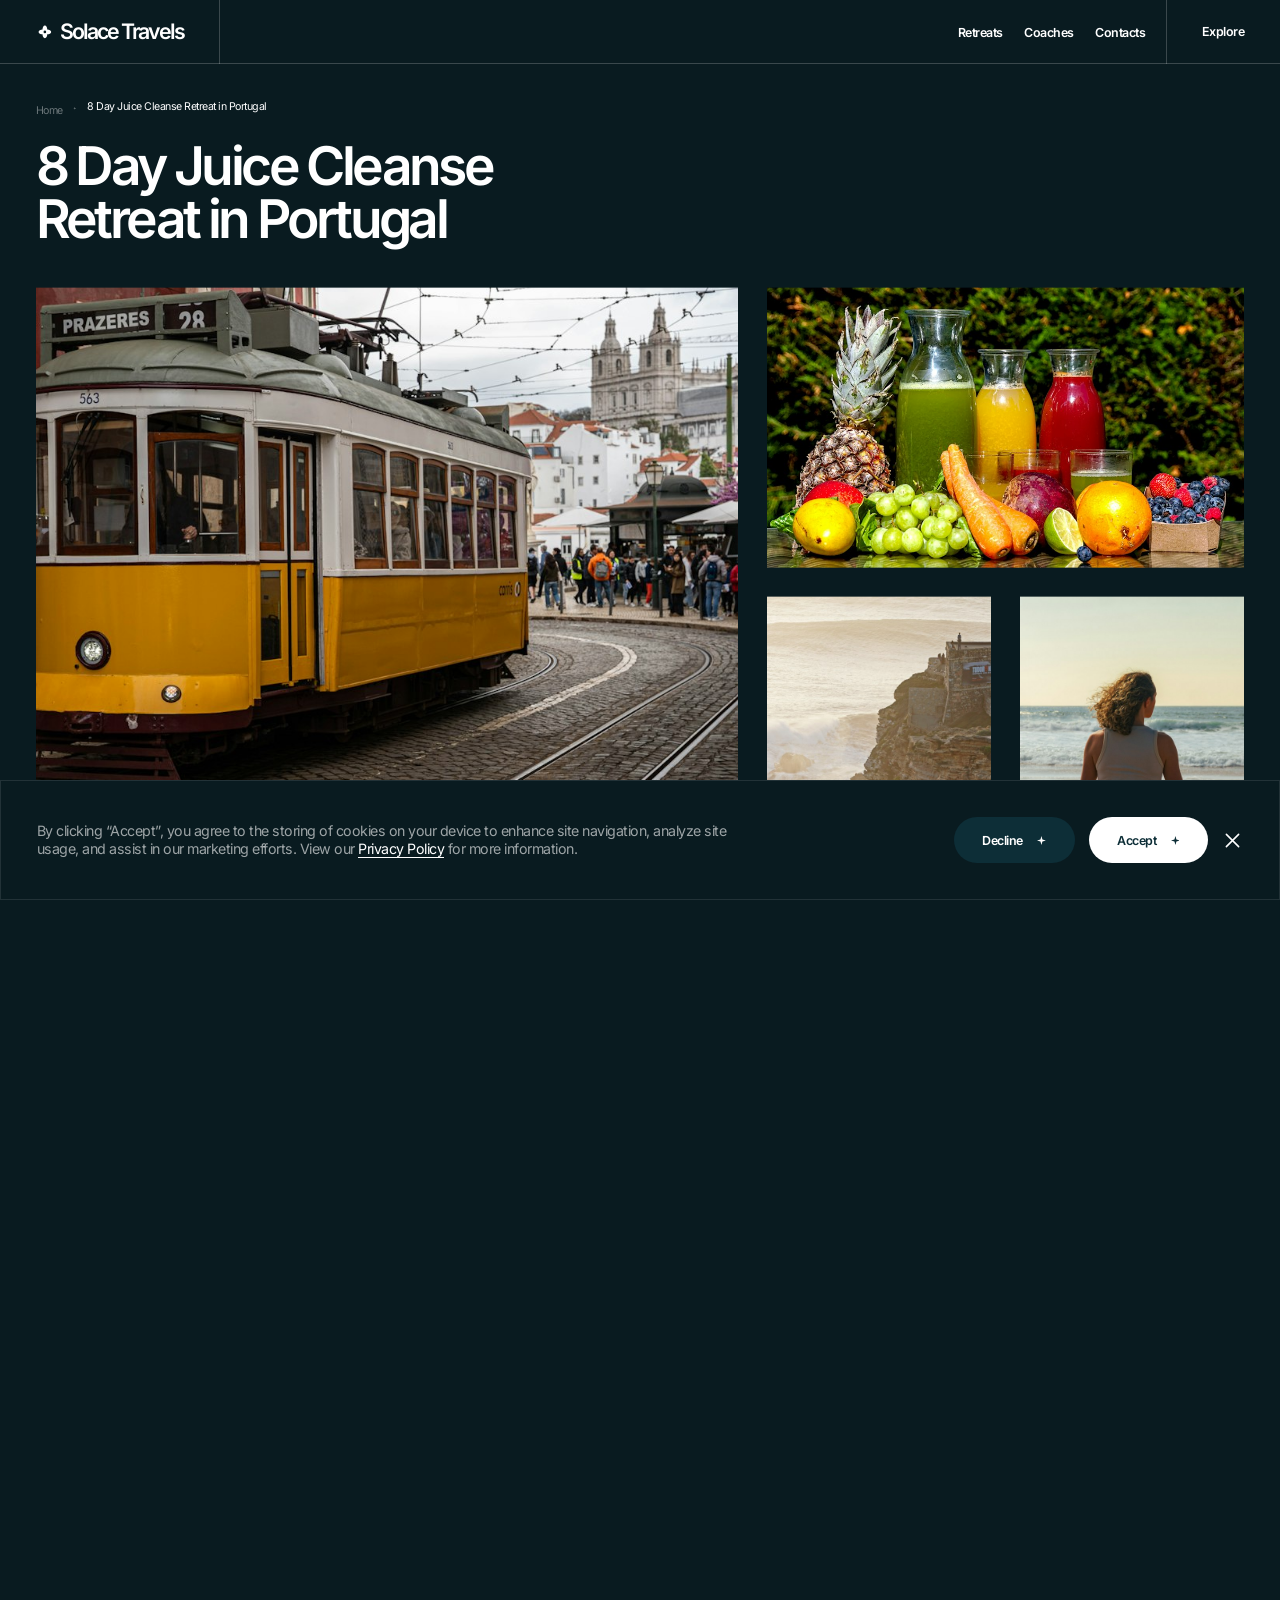
<file: retreats/8-day-juice-cleanse-retreat-portugal.html>
<!doctype html>
<html lang="en">
<head>
<meta charset="utf-8"/>
<meta name="viewport" content="width=device-width, initial-scale=1"/>
<title>8 Day Juice Cleanse Retreat in Portugal — Solace Travels</title>
<meta name="description" content="Reset your body by the Atlantic with a guided juice cleanse, ocean walks and daily yoga. The house sits above a quiet bay near Ericeira, with the soun"/>
<meta name="theme-color" content="#091b20"/>
<link rel="icon" href="../assets/svg/logo.svg" type="image/svg+xml"/>
<link rel="preload" href="../assets/fonts/inter-latin-wght-normal.woff2" as="font" type="font/woff2" crossorigin/>
<link rel="stylesheet" href="../assets/css/style.css"/>
</head>
<body class="page-retreat">
<header class="header" role="banner">
  <div class="header__in">
    <a href="../index.html" class="header__l" aria-label="Solace Travels home"><span class="logo" data-anim="fade-down"><svg class="logo__icon" viewBox="0 0 24 24" aria-hidden="true"><path fill-rule="evenodd" d="M12 3.5c1.9 0 3.2 2.6 3.2 5.3 2.7 0 5.3 1.3 5.3 3.2s-2.6 3.2-5.3 3.2c0 2.7-1.3 5.3-3.2 5.3s-3.2-2.6-3.2-5.3C6.1 15.2 3.5 13.9 3.5 12s2.6-3.2 5.3-3.2C8.8 6.1 10.1 3.5 12 3.5Zm0 6.7a1.8 1.8 0 1 0 0 3.6 1.8 1.8 0 0 0 0-3.6Z"/></svg><span class="logo__title">Solace Travels</span></span><span class="header__dec header__dec--2"></span></a>
    <nav class="header__r" aria-label="Main"><ul class="nav"><li class="nav__item" data-anim="fade-down" data-anim-delay="0.1"><a href="../index.html#retreats" data-nav="retreats" class="button-sm nav__link"><span class="c-40 m-only-inline">+</span>Retreats</a></li><li class="nav__item" data-anim="fade-down" data-anim-delay="0.2"><a href="../coaches.html" data-nav="coaches" class="button-sm nav__link"><span class="c-40 m-only-inline">+</span>Coaches</a></li><li class="nav__item" data-anim="fade-down" data-anim-delay="0.3"><a href="../contacts.html" data-nav="contacts" class="button-sm nav__link"><span class="c-40 m-only-inline">+</span>Contacts</a></li></ul><a href="../index.html#retreats" class="header__accent"><span class="button-sm" data-anim="fade-down" data-anim-delay="0.4">Explore</span><span class="header__dec header__dec--3"></span></a></nav>
    <div class="header__burger"><button type="button" class="burger" aria-label="Open menu" aria-expanded="false" aria-controls="mobile-menu"><span class="burger__in"><span class="burger__line burger__line--1"></span><span class="burger__line burger__line--2"></span></span></button></div>
  </div>
  <div class="mobile-menu" id="mobile-menu"><ul class="nav"><li class="nav__item"><a href="../index.html#retreats" data-nav="retreats" class="button-sm nav__link"><span class="c-40 m-only-inline">+</span>Retreats</a></li><li class="nav__item"><a href="../coaches.html" data-nav="coaches" class="button-sm nav__link"><span class="c-40 m-only-inline">+</span>Coaches</a></li><li class="nav__item"><a href="../contacts.html" data-nav="contacts" class="button-sm nav__link"><span class="c-40 m-only-inline">+</span>Contacts</a></li></ul><a href="../index.html#retreats" class="btn-primary m-full"><span class="button-sm">Explore Retreats</span><span class="btn-icon" aria-hidden="true"><svg viewBox="0 0 10 10"><path d="M5 0 6.1 3.9 10 5 6.1 6.1 5 10 3.9 6.1 0 5 3.9 3.9Z"/></svg></span></a></div>
  <div class="header__dec header__dec--1"></div>
</header>
<div id="smooth-wrapper"><div id="smooth-content">
<main>
<div class="page-pad">
<div class="retreat-intro pad"><div class="container"><div class="retreat-intro__in">
  <div class="retreat-intro__head">
    <ul role="list" class="breadcrumbs"><li class="breadcrumbs__item"><a href="../index.html" class="title-xs c-40">Home</a></li><li class="breadcrumbs__item"><div class="title-xs c-white">8 Day Juice Cleanse <span class="d-only" style="display:inline">Retreat in Portugal</span></div></li></ul>
    <h1 class="h2 lh-100 m-no-br">8 Day Juice Cleanse <br/>Retreat in Portugal</h1>
  </div>
  <div class="retreat-photos"><div class="retreat-photos__track" data-slider>
    <img src="../assets/img/retreat-5.jpg" alt="8 Day Juice Cleanse Retreat in Portugal — photo 1" class="retreat-photos__img" loading="eager" decoding="async"/>
    <img src="../assets/img/r5-a.jpg" alt="8 Day Juice Cleanse Retreat in Portugal — photo 2" class="retreat-photos__img" loading="lazy" decoding="async"/>
    <img src="../assets/img/r5-b.jpg" alt="8 Day Juice Cleanse Retreat in Portugal — photo 3" class="retreat-photos__img" loading="lazy" decoding="async"/>
    <img src="../assets/img/r5-c.jpg" alt="8 Day Juice Cleanse Retreat in Portugal — photo 4" class="retreat-photos__img" loading="lazy" decoding="async"/>
  </div><div class="retreat-photos__dots" aria-label="Photo navigation"></div></div>
</div></div></div>

<div class="retreat-content"><div class="container"><div class="retreat-content__in">
  <div class="retreat-content__desc">
    <nav class="retreat-nav-m" aria-label="Retreat sections"><div class="retreat-info__link"><a data-target="about" href="#about" class="body-lg">About Retreat</a></div><div class="retreat-info__link"><a data-target="full-program" href="#full-program" class="body-lg">Full Program</a></div><div class="retreat-info__link"><a data-target="food" href="#food" class="body-lg">Food</a></div><div class="retreat-info__link"><a data-target="team" href="#team" class="body-lg">Team</a></div><div class="retreat-info__link"><a data-target="location" href="#location" class="body-lg">Location</a></div></nav>
    <div id="about" class="rc-item"><h2 class="h4">About Retreat</h2><div class="body-md-regular c-60">Reset your body by the Atlantic with a guided juice cleanse, ocean walks and daily yoga. The house sits above a quiet bay near Ericeira, with the sound of the waves in every room. <br/><br/>Ana prepares each day's juices and broths and checks in with you every morning, so the cleanse stays gentle and safe.<br/>The Portuguese coast is wild, bright and full of fresh air. Ideal for anyone who wants to feel lighter and more rested. <br/>A short call before arrival helps us adapt the plan to your health and goals.</div></div>
    <div class="rc-item"><h2 class="h4">What's Included In This Package</h2><div class="rc-included m-col-1"><div class="rc-included__col"><div class="adv" style="background-image:url('../assets/svg/inc-bed.svg')"><div class="body-md">7 Nights Accommodation</div></div><div class="adv" style="background-image:url('../assets/svg/inc-meals.svg')"><div class="body-md">Fresh cold-pressed juices daily</div></div><div class="adv" style="background-image:url('../assets/svg/inc-tea.svg')"><div class="body-md">Herbal teas and alkaline water</div></div><div class="adv" style="background-image:url('../assets/svg/inc-meditation.svg')"><div class="body-md">Daily yoga and meditation</div></div><div class="adv" style="background-image:url('../assets/svg/inc-workshops.svg')"><div class="body-md">Nutrition and habit workshops</div></div></div><div class="rc-included__col"><div class="adv" style="background-image:url('../assets/svg/inc-integration.svg')"><div class="body-md">One-to-one check-ins with a coach</div></div><div class="adv" style="background-image:url('../assets/svg/inc-optional.svg')"><div class="body-md">Optional massage and lymph drainage</div></div><div class="adv" style="background-image:url('../assets/svg/inc-online.svg')"><div class="body-md">Online plan for the weeks after</div></div><div class="adv" style="background-image:url('../assets/svg/inc-support.svg')"><div class="body-md">Pre and post retreat support from our team</div></div><div class="adv" style="background-image:url('../assets/svg/inc-wifi.svg')"><div class="body-md">Wifi connection</div></div></div></div></div>
    <div class="rc-item"><h2 class="h4">What Makes This Retreat Special</h2><div class="body-md-regular c-60 m-no-br">We keep the group small and the atmosphere kind. <br/>No judgement, no strict rules — just good guidance, clean food, the ocean <br/>and enough rest for your body to do its work.</div></div>
    <div id="full-program" class="rc-item"><h2 class="h4">Full Program</h2><div class="rc-time"><div class="rc-time__item rc-time__item--in"><span class="c-40">Check-in: </span>4:00 PM</div><div class="rc-time__item rc-time__item--out"><span class="c-40">Check-out: </span>11:00 AM</div></div><div class="body-md-regular c-60 m-no-br">The cleanse runs for five days with a gentle start and a slow return to solid <br/>food. Winter brings big waves, clear skies and empty beaches.</div></div>
    <div class="rc-item"><h3 class="body-xl" style="margin:0">Sample Daily Schedule</h3><div class="rc-calendar"><div class="rc-calendar__item"><div class="body-lg">08:00</div><div class="body-md c-40">Morning yoga</div></div><div class="rc-calendar__item"><div class="body-lg">09:00</div><div class="body-md c-40">Green juice and check-in</div></div><div class="rc-calendar__item"><div class="body-lg">11:00</div><div class="body-md c-40">Coastal walk</div></div><div class="rc-calendar__item"><div class="body-lg">13:00</div><div class="body-md c-40">Juice and rest</div></div><div class="rc-calendar__item"><div class="body-lg">16:30</div><div class="body-md c-40">Nutrition workshop</div></div><div class="rc-calendar__item"><div class="body-lg">19:00</div><div class="body-md c-40">Warm broth and meditation</div></div></div><div class="body-md-regular c-60 m-no-br">The cleanse runs for five days with a gentle start and a slow return to solid <br/>food. Winter brings big waves, clear skies and empty beaches. <br/><br/>Free afternoons can be spent in the village, on the cliffs at Ribeira d'Ilhas or <br/>in the old town of Sintra, which is only a short drive away.</div></div>
    <div id="food" class="rc-item"><h2 class="body-xl" style="margin:0">Food</h2><div class="body-md-regular c-60 m-no-br">Ana is a certified nutrition coach and raw food chef. All juices are pressed every <br/>morning from organic fruit and vegetables grown in the region.</div>
      <div class="rc-included"><div class="rc-included__col"><div class="body-lg">Meals Provided</div><div class="adv" style="background-image:url('../assets/svg/checkmark.svg')"><div class="body-md">Juices</div></div><div class="adv" style="background-image:url('../assets/svg/checkmark.svg')"><div class="body-md">Broths</div></div><div class="adv" style="background-image:url('../assets/svg/checkmark.svg')"><div class="body-md">Smoothies</div></div><div class="adv" style="background-image:url('../assets/svg/checkmark.svg')"><div class="body-md">Snacks</div></div></div><div class="rc-included__col"><div class="body-lg">Diets Catered</div><div class="adv" style="background-image:url('../assets/svg/checkmark.svg')"><div class="body-md">Dairy-free</div></div><div class="adv" style="background-image:url('../assets/svg/checkmark.svg')"><div class="body-md">Gluten Free</div></div><div class="adv" style="background-image:url('../assets/svg/checkmark.svg')"><div class="body-md">Vegan</div></div><div class="adv" style="background-image:url('../assets/svg/checkmark.svg')"><div class="body-md">Raw</div></div></div></div>
      <div class="rc-photos mt-40"><img src="../assets/img/food-1.jpg" alt="Healthy plant-based dish" class="" loading="lazy" decoding="async"/><img src="../assets/img/food-2.jpg" alt="Healthy plant-based dish" class="" loading="lazy" decoding="async"/><img src="../assets/img/food-3.jpg" alt="Healthy plant-based dish" class="" loading="lazy" decoding="async"/><img src="../assets/img/food-4.jpg" alt="Healthy plant-based dish" class="" loading="lazy" decoding="async"/></div></div>
    <div id="team" class="rc-item"><h2 class="body-xl" style="margin:0">Team</h2><div class="team"><div class="team__col team__col--l"><div class="team__head"><div class="body-lg">Ana Sousa</div><div class="body-sm">Nutrition Coach</div></div><div class="body-md-regular c-60">Ana has guided juice cleanses for more than eight years and works closely with a local doctor.<br/><br/>She believes food should feel like care, not punishment, and teaches simple habits that last.</div></div><div class="team__col"><div class="team__visual"><img src="../assets/img/coach-10.jpg" alt="Portrait of Ana Sousa" class="team__img" loading="lazy" decoding="async"/></div></div></div><div class="team"><div class="team__col team__col--l"><div class="team__head"><div class="body-lg">Inês Carvalho</div><div class="body-sm">Yoga & Movement</div></div><div class="body-md-regular c-60">Inês teaches yoga and mobility classes in Lisbon and on the coast.<br/><br/>Her sessions are soft and grounding, made to support the body during the cleanse.</div></div><div class="team__col"><div class="team__visual"><img src="../assets/img/coach-7.jpg" alt="Portrait of Inês Carvalho" class="team__img" loading="lazy" decoding="async"/></div></div></div></div>
    <div id="location" class="rc-item"><h2 class="h4">Where we'll meet</h2><div class="rc-location"><div class="body-md-regular">Casa do Mar <br/>Rua dos Pescadores 18, 2655-319 Ericeira, Portugal</div></div><div class="w-625"><div class="body-md-regular c-60">From the house you can walk to the surf beaches of Ericeira and Ribeira d'Ilhas. Sintra, the Pena palace, the Cabo da Roca cliffs, the Mafra national palace and the old streets of Lisbon are all within easy reach for a free afternoon.</div></div><img src="../assets/img/location-5.jpg" alt="Aerial view near Casa do Mar" class="img-fw rc-location-img" loading="lazy" decoding="async"/></div>
    <div class="rc-item"><h2 class="body-xl m-22" style="margin:0">What's <span class="c-orange">Not Included</span> In This Package</h2><div class="rc-included m-col-1"><div class="rc-included__col"><div class="adv" style="background-image:url('../assets/svg/decline.svg')"><div class="body-md">Airport transfers</div></div><div class="adv" style="background-image:url('../assets/svg/decline.svg')"><div class="body-md">Flights costs</div></div><div class="adv" style="background-image:url('../assets/svg/decline.svg')"><div class="body-md">Travel insurance</div></div></div><div class="rc-included__col"><div class="adv" style="background-image:url('../assets/svg/decline.svg')"><div class="body-md">Visa fee</div></div><div class="adv" style="background-image:url('../assets/svg/decline.svg')"><div class="body-md">Massage treatments</div></div><div class="adv" style="background-image:url('../assets/svg/decline.svg')"><div class="body-md">Surf lessons</div></div></div></div></div>
  </div>
  <aside class="retreat-content__sidebar"><div class="retreat-info">
    <div class="retreat-info__headline"><div class="body-xl c-40 m-22">from</div><div class="h4">$1,280</div></div>
    <div class="retreat-info__details"><div class="info-detail info-detail--location"><div class="body-sm">Ericeira, Portugal</div></div><div class="info-detail info-detail--calendar"><div class="body-sm">Feb 06 - 14, 2026 <span class="c-60">(8 days, 7 nights)</span></div></div><div class="info-detail info-detail--users"><div class="body-sm">12 guests</div></div></div>
    <div class="retreat-info__divider d-only"></div>
    <div class="retreat-info__button m-only"><a href="../contacts.html" class="btn-primary m-full"><span class="button-sm">Get in touch</span><span class="btn-icon" aria-hidden="true"><svg viewBox="0 0 10 10"><path d="M5 0 6.1 3.9 10 5 6.1 6.1 5 10 3.9 6.1 0 5 3.9 3.9Z"/></svg></span></a></div>
    <nav class="retreat-info__nav d-only" aria-label="Retreat sections"><div class="retreat-info__link"><a data-target="about" href="#about" class="body-lg">About Retreat</a></div><div class="retreat-info__link"><a data-target="full-program" href="#full-program" class="body-lg">Full Program</a></div><div class="retreat-info__link"><a data-target="food" href="#food" class="body-lg">Food</a></div><div class="retreat-info__link"><a data-target="team" href="#team" class="body-lg">Team</a></div><div class="retreat-info__link"><a data-target="location" href="#location" class="body-lg">Location</a></div></nav>
    <div class="retreat-info__button d-only"><a href="../contacts.html" class="btn-primary "><span class="button-sm">Get in touch</span><span class="btn-icon" aria-hidden="true"><svg viewBox="0 0 10 10"><path d="M5 0 6.1 3.9 10 5 6.1 6.1 5 10 3.9 6.1 0 5 3.9 3.9Z"/></svg></span></a></div>
  </div></aside>
</div></div></div>

<section class="featured-section pad">
  <div class="container">
    <div class="head"><div class="row align-end m-column">
      <div class="col col-6"><div class="head__desc m-mb-16"><h2 data-a="h2" class="h2 m-h3">You may also like</h2></div></div>
      <div class="col col-6"><div class="side-head"><div data-a="desc" class="body-md c-60 m-no-br">Find inspiring places, meaningful activities and expert- <br/>led sessions created to restore your energy and spirit.</div><a href="../index.html#retreats" class="btn-secondary size-m"><span class="button-sm">See all</span><span class="btn-icon" aria-hidden="true"><svg viewBox="0 0 10 10"><path d="M5 0 6.1 3.9 10 5 6.1 6.1 5 10 3.9 6.1 0 5 3.9 3.9Z"/></svg></span></a></div></div>
    </div></div>
    <div class="featured"><div class="featured__items">
      <article class="featured-item">
  <div class="featured-item__text">
    <div class="featured-item__head"><h3 class="h4 featured-item__title">7 Day Wild Forest Retreat in Romania</h3><div class="featured-item__cost"><div class="body-md c-60">from</div><div class="body-lg-semibold">$1,050</div></div></div>
    <div class="featured-item__visual m-only"><img src="../assets/img/retreat-1.jpg" alt="7 Day Wild Forest Retreat in Romania" class="featured-item__img" loading="lazy" decoding="async"/></div>
    <div class="featured-item__body"><div class="featured-item__props">
      <div class="prop"><div class="title-xs">Bran, Brașov County, Romania</div><img src="../assets/svg/pin.svg" alt="" class="prop__icon"/></div>
      <div class="prop"><div class="title-xs">Feb 15 - 21, 2026 <span class="c-60">(7 days, 6 nights)</span></div><img src="../assets/svg/calendar.svg" alt="" class="prop__icon"/></div>
      <div class="prop"><div class="title-xs">12 guests</div><img src="../assets/svg/users.svg" alt="" class="prop__icon"/></div>
      <div class="prop"><div class="title-xs">Trusted by 190+ <span class="c-60">clients worldwide</span></div><img src="../assets/svg/stars.svg" alt="Rated 5 out of 5" class="prop__icon prop__icon--stars"/></div>
    </div><div class="featured-item__btn"><a href="../retreats/7-day-carpathian-highlands-retreat-romania.html" class="btn-secondary full"><span class="button-sm">Explore Retreat</span><span class="btn-icon" aria-hidden="true"><svg viewBox="0 0 10 10"><path d="M5 0 6.1 3.9 10 5 6.1 6.1 5 10 3.9 6.1 0 5 3.9 3.9Z"/></svg></span></a></div></div>
  </div>
  <a href="../retreats/7-day-carpathian-highlands-retreat-romania.html" class="featured-item__visual d-only" tabindex="-1" aria-hidden="true"><img src="../assets/img/retreat-1.jpg" alt="" class="featured-item__img" loading="lazy" decoding="async"/></a>
</article>
      <article class="featured-item">
  <div class="featured-item__text">
    <div class="featured-item__head"><h3 class="h4 featured-item__title">Yoga & Hiking Retreat <br/>in Tuscany, Italy</h3><div class="featured-item__cost"><div class="body-md c-60">from</div><div class="body-lg-semibold">$1,340</div></div></div>
    <div class="featured-item__visual m-only"><img src="../assets/img/retreat-2.jpg" alt="Yoga & Hiking Retreat in Tuscany, Italy" class="featured-item__img" loading="lazy" decoding="async"/></div>
    <div class="featured-item__body"><div class="featured-item__props">
      <div class="prop"><div class="title-xs">Province of Siena, Tuscany, Italy</div><img src="../assets/svg/pin.svg" alt="" class="prop__icon"/></div>
      <div class="prop"><div class="title-xs">Jan 15 - 21, 2026 <span class="c-60">(7 days, 6 nights)</span></div><img src="../assets/svg/calendar.svg" alt="" class="prop__icon"/></div>
      <div class="prop"><div class="title-xs">6 guests</div><img src="../assets/svg/users.svg" alt="" class="prop__icon"/></div>
      <div class="prop"><div class="title-xs">Trusted by 125+ <span class="c-60">clients worldwide</span></div><img src="../assets/svg/stars.svg" alt="Rated 5 out of 5" class="prop__icon prop__icon--stars"/></div>
    </div><div class="featured-item__btn"><a href="../retreats/yoga-outdoor-retreat-tuscany-italy.html" class="btn-secondary full"><span class="button-sm">Explore Retreat</span><span class="btn-icon" aria-hidden="true"><svg viewBox="0 0 10 10"><path d="M5 0 6.1 3.9 10 5 6.1 6.1 5 10 3.9 6.1 0 5 3.9 3.9Z"/></svg></span></a></div></div>
  </div>
  <a href="../retreats/yoga-outdoor-retreat-tuscany-italy.html" class="featured-item__visual d-only" tabindex="-1" aria-hidden="true"><img src="../assets/img/retreat-2.jpg" alt="" class="featured-item__img" loading="lazy" decoding="async"/></a>
</article>
      <div class="featured__dec featured__dec--h" style="top:0.0000%"></div><div class="featured__dec featured__dec--h" style="top:calc(100% - 1px)"></div><div class="featured__dec featured__dec--v"></div>
    </div></div>
  </div>
</section>
</div>
</main>
<footer class="footer">
  <div class="container">
    <div class="footer__visual"><img src="../assets/img/footer.jpg" alt="Alpine village in a green valley at golden hour" class="footer__img" loading="lazy" decoding="async"/><div class="footer__layer"></div></div>
    <div class="footer-top"><div class="row m-column m-gap-56">
      <div class="col col-4"><a href="../index.html" class="footer-logo logo"><svg class="logo__icon" viewBox="0 0 24 24" aria-hidden="true"><path fill-rule="evenodd" d="M12 3.5c1.9 0 3.2 2.6 3.2 5.3 2.7 0 5.3 1.3 5.3 3.2s-2.6 3.2-5.3 3.2c0 2.7-1.3 5.3-3.2 5.3s-3.2-2.6-3.2-5.3C6.1 15.2 3.5 13.9 3.5 12s2.6-3.2 5.3-3.2C8.8 6.1 10.1 3.5 12 3.5Zm0 6.7a1.8 1.8 0 1 0 0 3.6 1.8 1.8 0 0 0 0-3.6Z"/></svg><span class="logo__title">Solace Travels</span></a></div>
      <div class="col col-8"><div class="row m-column m-gap-56">
        <div class="col col-6"><div class="footer-top__links"><div><a href="../coaches.html" class="h3"><span class="c-40">+</span>Coaches</a></div><div><a href="../contacts.html" class="h3"><span class="c-40">+</span>Contacts</a></div></div></div>
        <div class="col col-6"><div class="footer-top__contacts"><div><a href="tel:+14155550192" class="body-lg">+1 415 555 0192</a></div><div><a href="mailto:hello@solace-travels.com" class="body-lg">hello@solace-travels.com</a></div></div></div>
      </div></div>
    </div></div>
  </div>
  <div class="footer-bottom"><div class="footer-bottom__in">
    <div class="footer__l"><div class="footer__copy"><div class="button-sm c-60">©All Rights Reserved. Solace Travel, 2026</div><div class="footer__copy-dec"></div></div>
      <div class="made-by made-by--d"><span class="button-sm c-60">Made by</span><span class="made-by__name"><span class="button-sm c-60">Northfold Studio</span></span></div></div>
    <div class="footer-bottom__links"><a href="../terms-and-conditions.html" class="button-sm c-60">Terms and Conditions</a><a href="../privacy-policy.html" class="button-sm c-60">Privacy Policy</a></div>
    <div class="made-by made-by--m"><span class="button-sm c-60">Made by</span><span class="made-by__name"><span class="button-sm c-60">Northfold Studio</span></span></div>
  </div><div class="footer-bottom__dec"></div></div>
</footer>
</div></div>
<div class="cookie" role="dialog" aria-label="Cookie consent" aria-live="polite">
  <div class="cookie__text"><div class="body-md-regular c-60 m-no-br">By clicking “Accept”, you agree to the storing of cookies on your device to enhance site navigation, analyze site <br/>usage, and assist in our marketing efforts. View our <a href="../privacy-policy.html" class="link">Privacy Policy</a> for more information.</div></div>
  <div class="cookie__controls"><a href="#" data-cookie="declined" class="btn-secondary m-big"><span class="button-sm">Decline</span><span class="btn-icon" aria-hidden="true"><svg viewBox="0 0 10 10"><path d="M5 0 6.1 3.9 10 5 6.1 6.1 5 10 3.9 6.1 0 5 3.9 3.9Z"/></svg></span></a><a href="#" data-cookie="accepted" class="btn-primary m-full"><span class="button-sm">Accept</span><span class="btn-icon" aria-hidden="true"><svg viewBox="0 0 10 10"><path d="M5 0 6.1 3.9 10 5 6.1 6.1 5 10 3.9 6.1 0 5 3.9 3.9Z"/></svg></span></a><div class="cookie__close"><button type="button" class="btn-close" data-cookie="dismissed" aria-label="Close cookie banner"></button></div></div>
</div>
<script src="../assets/vendor/gsap.min.js"></script>
<script src="../assets/vendor/ScrollTrigger.min.js"></script>
<script src="../assets/vendor/ScrollSmoother.min.js"></script>
<script src="../assets/vendor/ScrollToPlugin.min.js"></script>
<script src="../assets/vendor/SplitText.min.js"></script>
<script src="../assets/js/main.js"></script>
</body>
</html>
</file>
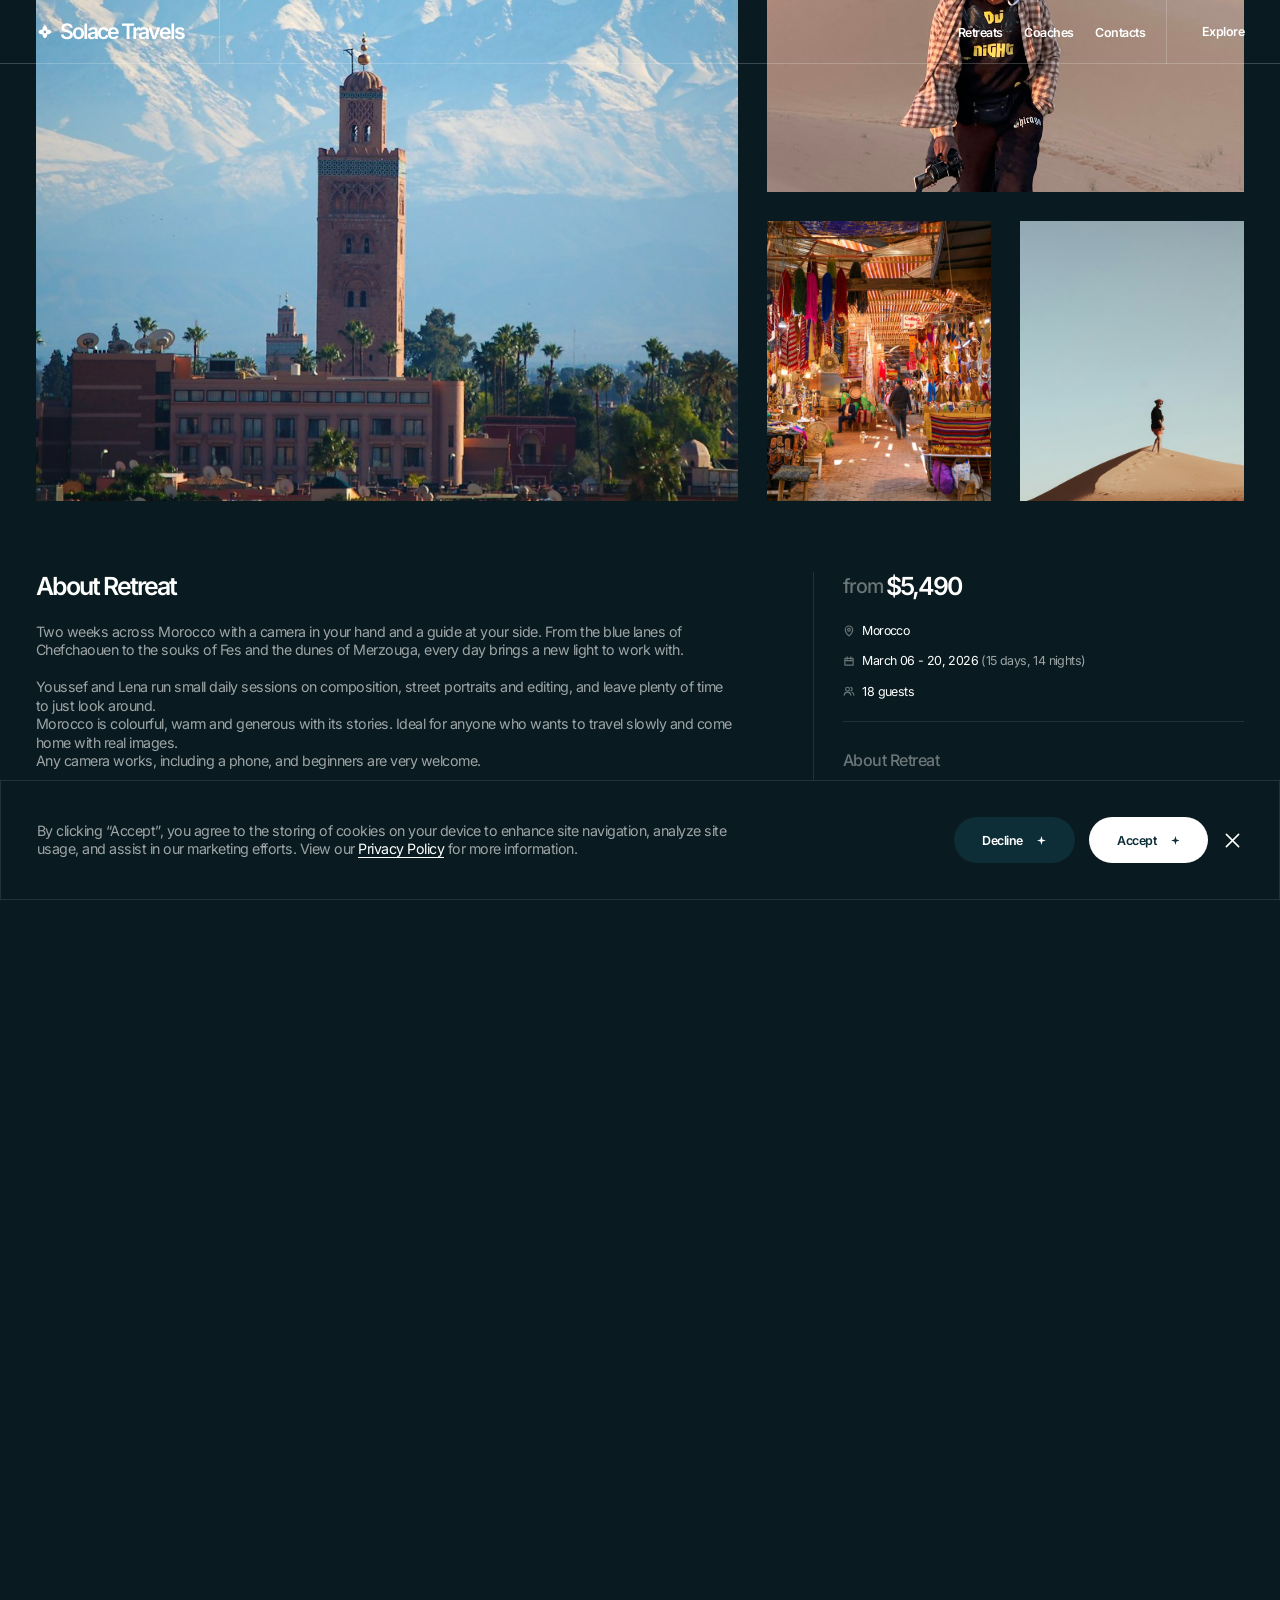
<file: retreats/photography-journey-magical-morocco.html>
<!doctype html>
<html lang="en">
<head>
<meta charset="utf-8"/>
<meta name="viewport" content="width=device-width, initial-scale=1"/>
<title>Photography Journey & Tour Through Magical Morocco — Solace Travels</title>
<meta name="description" content="Two weeks across Morocco with a camera in your hand and a guide at your side. From the blue lanes of Chefchaouen to the souks of Fes and the dunes of "/>
<meta name="theme-color" content="#091b20"/>
<link rel="icon" href="../assets/svg/logo.svg" type="image/svg+xml"/>
<link rel="preload" href="../assets/fonts/inter-latin-wght-normal.woff2" as="font" type="font/woff2" crossorigin/>
<link rel="stylesheet" href="../assets/css/style.css"/>
</head>
<body class="page-retreat">
<header class="header" role="banner">
  <div class="header__in">
    <a href="../index.html" class="header__l" aria-label="Solace Travels home"><span class="logo" data-anim="fade-down"><svg class="logo__icon" viewBox="0 0 24 24" aria-hidden="true"><path fill-rule="evenodd" d="M12 3.5c1.9 0 3.2 2.6 3.2 5.3 2.7 0 5.3 1.3 5.3 3.2s-2.6 3.2-5.3 3.2c0 2.7-1.3 5.3-3.2 5.3s-3.2-2.6-3.2-5.3C6.1 15.2 3.5 13.9 3.5 12s2.6-3.2 5.3-3.2C8.8 6.1 10.1 3.5 12 3.5Zm0 6.7a1.8 1.8 0 1 0 0 3.6 1.8 1.8 0 0 0 0-3.6Z"/></svg><span class="logo__title">Solace Travels</span></span><span class="header__dec header__dec--2"></span></a>
    <nav class="header__r" aria-label="Main"><ul class="nav"><li class="nav__item" data-anim="fade-down" data-anim-delay="0.1"><a href="../index.html#retreats" data-nav="retreats" class="button-sm nav__link"><span class="c-40 m-only-inline">+</span>Retreats</a></li><li class="nav__item" data-anim="fade-down" data-anim-delay="0.2"><a href="../coaches.html" data-nav="coaches" class="button-sm nav__link"><span class="c-40 m-only-inline">+</span>Coaches</a></li><li class="nav__item" data-anim="fade-down" data-anim-delay="0.3"><a href="../contacts.html" data-nav="contacts" class="button-sm nav__link"><span class="c-40 m-only-inline">+</span>Contacts</a></li></ul><a href="../index.html#retreats" class="header__accent"><span class="button-sm" data-anim="fade-down" data-anim-delay="0.4">Explore</span><span class="header__dec header__dec--3"></span></a></nav>
    <div class="header__burger"><button type="button" class="burger" aria-label="Open menu" aria-expanded="false" aria-controls="mobile-menu"><span class="burger__in"><span class="burger__line burger__line--1"></span><span class="burger__line burger__line--2"></span></span></button></div>
  </div>
  <div class="mobile-menu" id="mobile-menu"><ul class="nav"><li class="nav__item"><a href="../index.html#retreats" data-nav="retreats" class="button-sm nav__link"><span class="c-40 m-only-inline">+</span>Retreats</a></li><li class="nav__item"><a href="../coaches.html" data-nav="coaches" class="button-sm nav__link"><span class="c-40 m-only-inline">+</span>Coaches</a></li><li class="nav__item"><a href="../contacts.html" data-nav="contacts" class="button-sm nav__link"><span class="c-40 m-only-inline">+</span>Contacts</a></li></ul><a href="../index.html#retreats" class="btn-primary m-full"><span class="button-sm">Explore Retreats</span><span class="btn-icon" aria-hidden="true"><svg viewBox="0 0 10 10"><path d="M5 0 6.1 3.9 10 5 6.1 6.1 5 10 3.9 6.1 0 5 3.9 3.9Z"/></svg></span></a></div>
  <div class="header__dec header__dec--1"></div>
</header>
<div id="smooth-wrapper"><div id="smooth-content">
<main>
<div class="page-pad">
<div class="retreat-intro pad"><div class="container"><div class="retreat-intro__in">
  <div class="retreat-intro__head">
    <ul role="list" class="breadcrumbs"><li class="breadcrumbs__item"><a href="../index.html" class="title-xs c-40">Home</a></li><li class="breadcrumbs__item"><div class="title-xs c-white">Photography Journey & Tour <span class="d-only" style="display:inline">Through Magical Morocco</span></div></li></ul>
    <h1 class="h2 lh-100 m-no-br">Photography Journey & Tour <br/>Through Magical Morocco</h1>
  </div>
  <div class="retreat-photos"><div class="retreat-photos__track" data-slider>
    <img src="../assets/img/retreat-3.jpg" alt="Photography Journey & Tour Through Magical Morocco — photo 1" class="retreat-photos__img" loading="eager" decoding="async"/>
    <img src="../assets/img/r3-a.jpg" alt="Photography Journey & Tour Through Magical Morocco — photo 2" class="retreat-photos__img" loading="lazy" decoding="async"/>
    <img src="../assets/img/r3-b.jpg" alt="Photography Journey & Tour Through Magical Morocco — photo 3" class="retreat-photos__img" loading="lazy" decoding="async"/>
    <img src="../assets/img/r3-c.jpg" alt="Photography Journey & Tour Through Magical Morocco — photo 4" class="retreat-photos__img" loading="lazy" decoding="async"/>
  </div><div class="retreat-photos__dots" aria-label="Photo navigation"></div></div>
</div></div></div>

<div class="retreat-content"><div class="container"><div class="retreat-content__in">
  <div class="retreat-content__desc">
    <nav class="retreat-nav-m" aria-label="Retreat sections"><div class="retreat-info__link"><a data-target="about" href="#about" class="body-lg">About Retreat</a></div><div class="retreat-info__link"><a data-target="full-program" href="#full-program" class="body-lg">Full Program</a></div><div class="retreat-info__link"><a data-target="food" href="#food" class="body-lg">Food</a></div><div class="retreat-info__link"><a data-target="team" href="#team" class="body-lg">Team</a></div><div class="retreat-info__link"><a data-target="location" href="#location" class="body-lg">Location</a></div></nav>
    <div id="about" class="rc-item"><h2 class="h4">About Retreat</h2><div class="body-md-regular c-60">Two weeks across Morocco with a camera in your hand and a guide at your side. From the blue lanes of Chefchaouen to the souks of Fes and the dunes of Merzouga, every day brings a new light to work with. <br/><br/>Youssef and Lena run small daily sessions on composition, street portraits and editing, and leave plenty of time to just look around.<br/>Morocco is colourful, warm and generous with its stories. Ideal for anyone who wants to travel slowly and come home with real images. <br/>Any camera works, including a phone, and beginners are very welcome.</div></div>
    <div class="rc-item"><h2 class="h4">What's Included In This Package</h2><div class="rc-included m-col-1"><div class="rc-included__col"><div class="adv" style="background-image:url('../assets/svg/inc-bed.svg')"><div class="body-md">14 Nights Accommodation</div></div><div class="adv" style="background-image:url('../assets/svg/inc-meals.svg')"><div class="body-md">Breakfast and dinner every day</div></div><div class="adv" style="background-image:url('../assets/svg/inc-tea.svg')"><div class="body-md">Mint tea and water throughout the day</div></div><div class="adv" style="background-image:url('../assets/svg/inc-meditation.svg')"><div class="body-md">Morning stretching and stillness</div></div><div class="adv" style="background-image:url('../assets/svg/inc-workshops.svg')"><div class="body-md">Daily photography workshops</div></div></div><div class="rc-included__col"><div class="adv" style="background-image:url('../assets/svg/inc-integration.svg')"><div class="body-md">Group photo reviews every evening</div></div><div class="adv" style="background-image:url('../assets/svg/inc-optional.svg')"><div class="body-md">Optional hammam visit in Fes</div></div><div class="adv" style="background-image:url('../assets/svg/inc-online.svg')"><div class="body-md">Online editing session after the trip</div></div><div class="adv" style="background-image:url('../assets/svg/inc-support.svg')"><div class="body-md">Pre and post trip support from our team</div></div><div class="adv" style="background-image:url('../assets/svg/inc-wifi.svg')"><div class="body-md">Wifi in riads and hotels</div></div></div></div></div>
    <div class="rc-item"><h2 class="h4">What Makes This Retreat Special</h2><div class="body-md-regular c-60 m-no-br">We travel as a small group of curious people, not as tourists in a bus. <br/>Our guides grew up in these streets, so you are welcomed into workshops, <br/>kitchens and homes that most visitors never see.</div></div>
    <div id="full-program" class="rc-item"><h2 class="h4">Full Program</h2><div class="rc-time"><div class="rc-time__item rc-time__item--in"><span class="c-40">Check-in: </span>2:00 PM</div><div class="rc-time__item rc-time__item--out"><span class="c-40">Check-out: </span>11:00 AM</div></div><div class="body-md-regular c-60 m-no-br">The tour starts in Marrakesh and ends in Fes. Spring brings soft light, green <br/>valleys in the Atlas and cool nights under clear desert skies.</div></div>
    <div class="rc-item"><h3 class="body-xl" style="margin:0">Sample Daily Schedule</h3><div class="rc-calendar"><div class="rc-calendar__item"><div class="body-lg">06:30</div><div class="body-md c-40">Sunrise photo walk</div></div><div class="rc-calendar__item"><div class="body-lg">09:00</div><div class="body-md c-40">Breakfast on the rooftop</div></div><div class="rc-calendar__item"><div class="body-lg">10:30</div><div class="body-md c-40">Composition workshop</div></div><div class="rc-calendar__item"><div class="body-lg">13:00</div><div class="body-md c-40">Lunch and travel</div></div><div class="rc-calendar__item"><div class="body-lg">17:00</div><div class="body-md c-40">Golden hour shoot</div></div><div class="rc-calendar__item"><div class="body-lg">20:00</div><div class="body-md c-40">Dinner and photo review</div></div></div><div class="body-md-regular c-60 m-no-br">The tour starts in Marrakesh and ends in Fes. Spring brings soft light, green <br/>valleys in the Atlas and cool nights under clear desert skies. <br/><br/>Along the way we sleep in a kasbah in the Dades gorge, spend a night in a desert <br/>camp near Merzouga and wander the old medina of Fes with a local storyteller.</div></div>
    <div id="food" class="rc-item"><h2 class="body-xl" style="margin:0">Food</h2><div class="body-md-regular c-60 m-no-br">Moroccan food is part of the journey. Expect slow-cooked tagines, fresh bread, <br/>couscous on Friday and fruit from the markets we photograph.</div>
      <div class="rc-included"><div class="rc-included__col"><div class="body-lg">Meals Provided</div><div class="adv" style="background-image:url('../assets/svg/checkmark.svg')"><div class="body-md">Breakfast</div></div><div class="adv" style="background-image:url('../assets/svg/checkmark.svg')"><div class="body-md">Dinner</div></div><div class="adv" style="background-image:url('../assets/svg/checkmark.svg')"><div class="body-md">Tea</div></div><div class="adv" style="background-image:url('../assets/svg/checkmark.svg')"><div class="body-md">Snacks</div></div></div><div class="rc-included__col"><div class="body-lg">Diets Catered</div><div class="adv" style="background-image:url('../assets/svg/checkmark.svg')"><div class="body-md">Halal</div></div><div class="adv" style="background-image:url('../assets/svg/checkmark.svg')"><div class="body-md">Gluten Free</div></div><div class="adv" style="background-image:url('../assets/svg/checkmark.svg')"><div class="body-md">Vegan</div></div><div class="adv" style="background-image:url('../assets/svg/checkmark.svg')"><div class="body-md">Vegetarian</div></div></div></div>
      <div class="rc-photos mt-40"><img src="../assets/img/food-1.jpg" alt="Healthy plant-based dish" class="" loading="lazy" decoding="async"/><img src="../assets/img/food-2.jpg" alt="Healthy plant-based dish" class="" loading="lazy" decoding="async"/><img src="../assets/img/food-3.jpg" alt="Healthy plant-based dish" class="" loading="lazy" decoding="async"/><img src="../assets/img/food-4.jpg" alt="Healthy plant-based dish" class="" loading="lazy" decoding="async"/></div></div>
    <div id="team" class="rc-item"><h2 class="body-xl" style="margin:0">Team</h2><div class="team"><div class="team__col team__col--l"><div class="team__head"><div class="body-lg">Youssef Amrani</div><div class="body-sm">Photographer & Guide</div></div><div class="body-md-regular c-60">Youssef is a documentary photographer from Marrakesh with fifteen years of work for travel magazines.<br/><br/>He teaches with patience and humour, and is happiest in a busy market at six in the morning.</div></div><div class="team__col"><div class="team__visual"><img src="../assets/img/coach-8.jpg" alt="Portrait of Youssef Amrani" class="team__img" loading="lazy" decoding="async"/></div></div></div><div class="team"><div class="team__col team__col--l"><div class="team__head"><div class="body-lg">Lena Vogel</div><div class="body-sm">Editing Coach</div></div><div class="body-md-regular c-60">Lena fell in love with Morocco on her first trip and has returned every year since.<br/><br/>She runs the editing sessions and helps each guest build a small portfolio from the journey.</div></div><div class="team__col"><div class="team__visual"><img src="../assets/img/coach-4.jpg" alt="Portrait of Lena Vogel" class="team__img" loading="lazy" decoding="async"/></div></div></div></div>
    <div id="location" class="rc-item"><h2 class="h4">Where we'll meet</h2><div class="rc-location"><div class="body-md-regular">Riad Dar Nour <br/>Derb Sidi Bouloukat 23, Medina, Marrakesh 40000, Morocco</div></div><div class="w-625"><div class="body-md-regular c-60">Our route takes in Marrakesh, the Tizi n'Tichka pass, Aït Benhaddou, the Dades and Todra gorges, the dunes of Erg Chebbi, Midelt and Fes. Expect long scenic drives broken up by tea stops, village walks and plenty of time for photographs.</div></div><img src="../assets/img/location-3.jpg" alt="Aerial view near Riad Dar Nour" class="img-fw rc-location-img" loading="lazy" decoding="async"/></div>
    <div class="rc-item"><h2 class="body-xl m-22" style="margin:0">What's <span class="c-orange">Not Included</span> In This Package</h2><div class="rc-included m-col-1"><div class="rc-included__col"><div class="adv" style="background-image:url('../assets/svg/decline.svg')"><div class="body-md">Airport transfers</div></div><div class="adv" style="background-image:url('../assets/svg/decline.svg')"><div class="body-md">Flights costs</div></div><div class="adv" style="background-image:url('../assets/svg/decline.svg')"><div class="body-md">Travel insurance</div></div></div><div class="rc-included__col"><div class="adv" style="background-image:url('../assets/svg/decline.svg')"><div class="body-md">Visa fee</div></div><div class="adv" style="background-image:url('../assets/svg/decline.svg')"><div class="body-md">Lunches</div></div><div class="adv" style="background-image:url('../assets/svg/decline.svg')"><div class="body-md">Camera equipment</div></div></div></div></div>
  </div>
  <aside class="retreat-content__sidebar"><div class="retreat-info">
    <div class="retreat-info__headline"><div class="body-xl c-40 m-22">from</div><div class="h4">$5,490</div></div>
    <div class="retreat-info__details"><div class="info-detail info-detail--location"><div class="body-sm">Morocco</div></div><div class="info-detail info-detail--calendar"><div class="body-sm">March 06 - 20, 2026 <span class="c-60">(15 days, 14 nights)</span></div></div><div class="info-detail info-detail--users"><div class="body-sm">18 guests</div></div></div>
    <div class="retreat-info__divider d-only"></div>
    <div class="retreat-info__button m-only"><a href="../contacts.html" class="btn-primary m-full"><span class="button-sm">Get in touch</span><span class="btn-icon" aria-hidden="true"><svg viewBox="0 0 10 10"><path d="M5 0 6.1 3.9 10 5 6.1 6.1 5 10 3.9 6.1 0 5 3.9 3.9Z"/></svg></span></a></div>
    <nav class="retreat-info__nav d-only" aria-label="Retreat sections"><div class="retreat-info__link"><a data-target="about" href="#about" class="body-lg">About Retreat</a></div><div class="retreat-info__link"><a data-target="full-program" href="#full-program" class="body-lg">Full Program</a></div><div class="retreat-info__link"><a data-target="food" href="#food" class="body-lg">Food</a></div><div class="retreat-info__link"><a data-target="team" href="#team" class="body-lg">Team</a></div><div class="retreat-info__link"><a data-target="location" href="#location" class="body-lg">Location</a></div></nav>
    <div class="retreat-info__button d-only"><a href="../contacts.html" class="btn-primary "><span class="button-sm">Get in touch</span><span class="btn-icon" aria-hidden="true"><svg viewBox="0 0 10 10"><path d="M5 0 6.1 3.9 10 5 6.1 6.1 5 10 3.9 6.1 0 5 3.9 3.9Z"/></svg></span></a></div>
  </div></aside>
</div></div></div>

<section class="featured-section pad">
  <div class="container">
    <div class="head"><div class="row align-end m-column">
      <div class="col col-6"><div class="head__desc m-mb-16"><h2 data-a="h2" class="h2 m-h3">You may also like</h2></div></div>
      <div class="col col-6"><div class="side-head"><div data-a="desc" class="body-md c-60 m-no-br">Find inspiring places, meaningful activities and expert- <br/>led sessions created to restore your energy and spirit.</div><a href="../index.html#retreats" class="btn-secondary size-m"><span class="button-sm">See all</span><span class="btn-icon" aria-hidden="true"><svg viewBox="0 0 10 10"><path d="M5 0 6.1 3.9 10 5 6.1 6.1 5 10 3.9 6.1 0 5 3.9 3.9Z"/></svg></span></a></div></div>
    </div></div>
    <div class="featured"><div class="featured__items">
      <article class="featured-item">
  <div class="featured-item__text">
    <div class="featured-item__head"><h3 class="h4 featured-item__title">8 Day Juice Cleanse, Retreat <br/>in Portugal</h3><div class="featured-item__cost"><div class="body-md c-60">from</div><div class="body-lg-semibold">$1,280</div></div></div>
    <div class="featured-item__visual m-only"><img src="../assets/img/retreat-5.jpg" alt="8 Day Juice Cleanse, Retreat in Portugal" class="featured-item__img" loading="lazy" decoding="async"/></div>
    <div class="featured-item__body"><div class="featured-item__props">
      <div class="prop"><div class="title-xs">Ericeira, Portugal</div><img src="../assets/svg/pin.svg" alt="" class="prop__icon"/></div>
      <div class="prop"><div class="title-xs">Feb 06 - 14, 2026 <span class="c-60">(8 days, 7 nights)</span></div><img src="../assets/svg/calendar.svg" alt="" class="prop__icon"/></div>
      <div class="prop"><div class="title-xs">12 guests</div><img src="../assets/svg/users.svg" alt="" class="prop__icon"/></div>
      <div class="prop"><div class="title-xs">Trusted by 112+ <span class="c-60">clients worldwide</span></div><img src="../assets/svg/stars.svg" alt="Rated 5 out of 5" class="prop__icon prop__icon--stars"/></div>
    </div><div class="featured-item__btn"><a href="../retreats/8-day-juice-cleanse-retreat-portugal.html" class="btn-secondary full"><span class="button-sm">Explore Retreat</span><span class="btn-icon" aria-hidden="true"><svg viewBox="0 0 10 10"><path d="M5 0 6.1 3.9 10 5 6.1 6.1 5 10 3.9 6.1 0 5 3.9 3.9Z"/></svg></span></a></div></div>
  </div>
  <a href="../retreats/8-day-juice-cleanse-retreat-portugal.html" class="featured-item__visual d-only" tabindex="-1" aria-hidden="true"><img src="../assets/img/retreat-5.jpg" alt="" class="featured-item__img" loading="lazy" decoding="async"/></a>
</article>
      <article class="featured-item">
  <div class="featured-item__text">
    <div class="featured-item__head"><h3 class="h4 featured-item__title">7 Day Solo Travelers Retreat: Joy in Bali</h3><div class="featured-item__cost"><div class="body-md c-60">from</div><div class="body-lg-semibold">$420</div></div></div>
    <div class="featured-item__visual m-only"><img src="../assets/img/retreat-6.jpg" alt="7 Day Solo Travelers Retreat: Joy in Bali" class="featured-item__img" loading="lazy" decoding="async"/></div>
    <div class="featured-item__body"><div class="featured-item__props">
      <div class="prop"><div class="title-xs">Ubud, Bali, Indonesia</div><img src="../assets/svg/pin.svg" alt="" class="prop__icon"/></div>
      <div class="prop"><div class="title-xs">Jan | Feb | Mar | Apr | May <span class="c-60">(7 days, 6 nights)</span></div><img src="../assets/svg/calendar.svg" alt="" class="prop__icon"/></div>
      <div class="prop"><div class="title-xs">Solo</div><img src="../assets/svg/users.svg" alt="" class="prop__icon"/></div>
      <div class="prop"><div class="title-xs">Trusted by 287+ <span class="c-60">clients worldwide</span></div><img src="../assets/svg/stars.svg" alt="Rated 5 out of 5" class="prop__icon prop__icon--stars"/></div>
    </div><div class="featured-item__btn"><a href="../retreats/7-day-solo-travelers-retreat-bali.html" class="btn-secondary full"><span class="button-sm">Explore Retreat</span><span class="btn-icon" aria-hidden="true"><svg viewBox="0 0 10 10"><path d="M5 0 6.1 3.9 10 5 6.1 6.1 5 10 3.9 6.1 0 5 3.9 3.9Z"/></svg></span></a></div></div>
  </div>
  <a href="../retreats/7-day-solo-travelers-retreat-bali.html" class="featured-item__visual d-only" tabindex="-1" aria-hidden="true"><img src="../assets/img/retreat-6.jpg" alt="" class="featured-item__img" loading="lazy" decoding="async"/></a>
</article>
      <div class="featured__dec featured__dec--h" style="top:0.0000%"></div><div class="featured__dec featured__dec--h" style="top:calc(100% - 1px)"></div><div class="featured__dec featured__dec--v"></div>
    </div></div>
  </div>
</section>
</div>
</main>
<footer class="footer">
  <div class="container">
    <div class="footer__visual"><img src="../assets/img/footer.jpg" alt="Alpine village in a green valley at golden hour" class="footer__img" loading="lazy" decoding="async"/><div class="footer__layer"></div></div>
    <div class="footer-top"><div class="row m-column m-gap-56">
      <div class="col col-4"><a href="../index.html" class="footer-logo logo"><svg class="logo__icon" viewBox="0 0 24 24" aria-hidden="true"><path fill-rule="evenodd" d="M12 3.5c1.9 0 3.2 2.6 3.2 5.3 2.7 0 5.3 1.3 5.3 3.2s-2.6 3.2-5.3 3.2c0 2.7-1.3 5.3-3.2 5.3s-3.2-2.6-3.2-5.3C6.1 15.2 3.5 13.9 3.5 12s2.6-3.2 5.3-3.2C8.8 6.1 10.1 3.5 12 3.5Zm0 6.7a1.8 1.8 0 1 0 0 3.6 1.8 1.8 0 0 0 0-3.6Z"/></svg><span class="logo__title">Solace Travels</span></a></div>
      <div class="col col-8"><div class="row m-column m-gap-56">
        <div class="col col-6"><div class="footer-top__links"><div><a href="../coaches.html" class="h3"><span class="c-40">+</span>Coaches</a></div><div><a href="../contacts.html" class="h3"><span class="c-40">+</span>Contacts</a></div></div></div>
        <div class="col col-6"><div class="footer-top__contacts"><div><a href="tel:+14155550192" class="body-lg">+1 415 555 0192</a></div><div><a href="mailto:hello@solace-travels.com" class="body-lg">hello@solace-travels.com</a></div></div></div>
      </div></div>
    </div></div>
  </div>
  <div class="footer-bottom"><div class="footer-bottom__in">
    <div class="footer__l"><div class="footer__copy"><div class="button-sm c-60">©All Rights Reserved. Solace Travel, 2026</div><div class="footer__copy-dec"></div></div>
      <div class="made-by made-by--d"><span class="button-sm c-60">Made by</span><span class="made-by__name"><span class="button-sm c-60">Northfold Studio</span></span></div></div>
    <div class="footer-bottom__links"><a href="../terms-and-conditions.html" class="button-sm c-60">Terms and Conditions</a><a href="../privacy-policy.html" class="button-sm c-60">Privacy Policy</a></div>
    <div class="made-by made-by--m"><span class="button-sm c-60">Made by</span><span class="made-by__name"><span class="button-sm c-60">Northfold Studio</span></span></div>
  </div><div class="footer-bottom__dec"></div></div>
</footer>
</div></div>
<div class="cookie" role="dialog" aria-label="Cookie consent" aria-live="polite">
  <div class="cookie__text"><div class="body-md-regular c-60 m-no-br">By clicking “Accept”, you agree to the storing of cookies on your device to enhance site navigation, analyze site <br/>usage, and assist in our marketing efforts. View our <a href="../privacy-policy.html" class="link">Privacy Policy</a> for more information.</div></div>
  <div class="cookie__controls"><a href="#" data-cookie="declined" class="btn-secondary m-big"><span class="button-sm">Decline</span><span class="btn-icon" aria-hidden="true"><svg viewBox="0 0 10 10"><path d="M5 0 6.1 3.9 10 5 6.1 6.1 5 10 3.9 6.1 0 5 3.9 3.9Z"/></svg></span></a><a href="#" data-cookie="accepted" class="btn-primary m-full"><span class="button-sm">Accept</span><span class="btn-icon" aria-hidden="true"><svg viewBox="0 0 10 10"><path d="M5 0 6.1 3.9 10 5 6.1 6.1 5 10 3.9 6.1 0 5 3.9 3.9Z"/></svg></span></a><div class="cookie__close"><button type="button" class="btn-close" data-cookie="dismissed" aria-label="Close cookie banner"></button></div></div>
</div>
<script src="../assets/vendor/gsap.min.js"></script>
<script src="../assets/vendor/ScrollTrigger.min.js"></script>
<script src="../assets/vendor/ScrollSmoother.min.js"></script>
<script src="../assets/vendor/ScrollToPlugin.min.js"></script>
<script src="../assets/vendor/SplitText.min.js"></script>
<script src="../assets/js/main.js"></script>
</body>
</html>
</file>
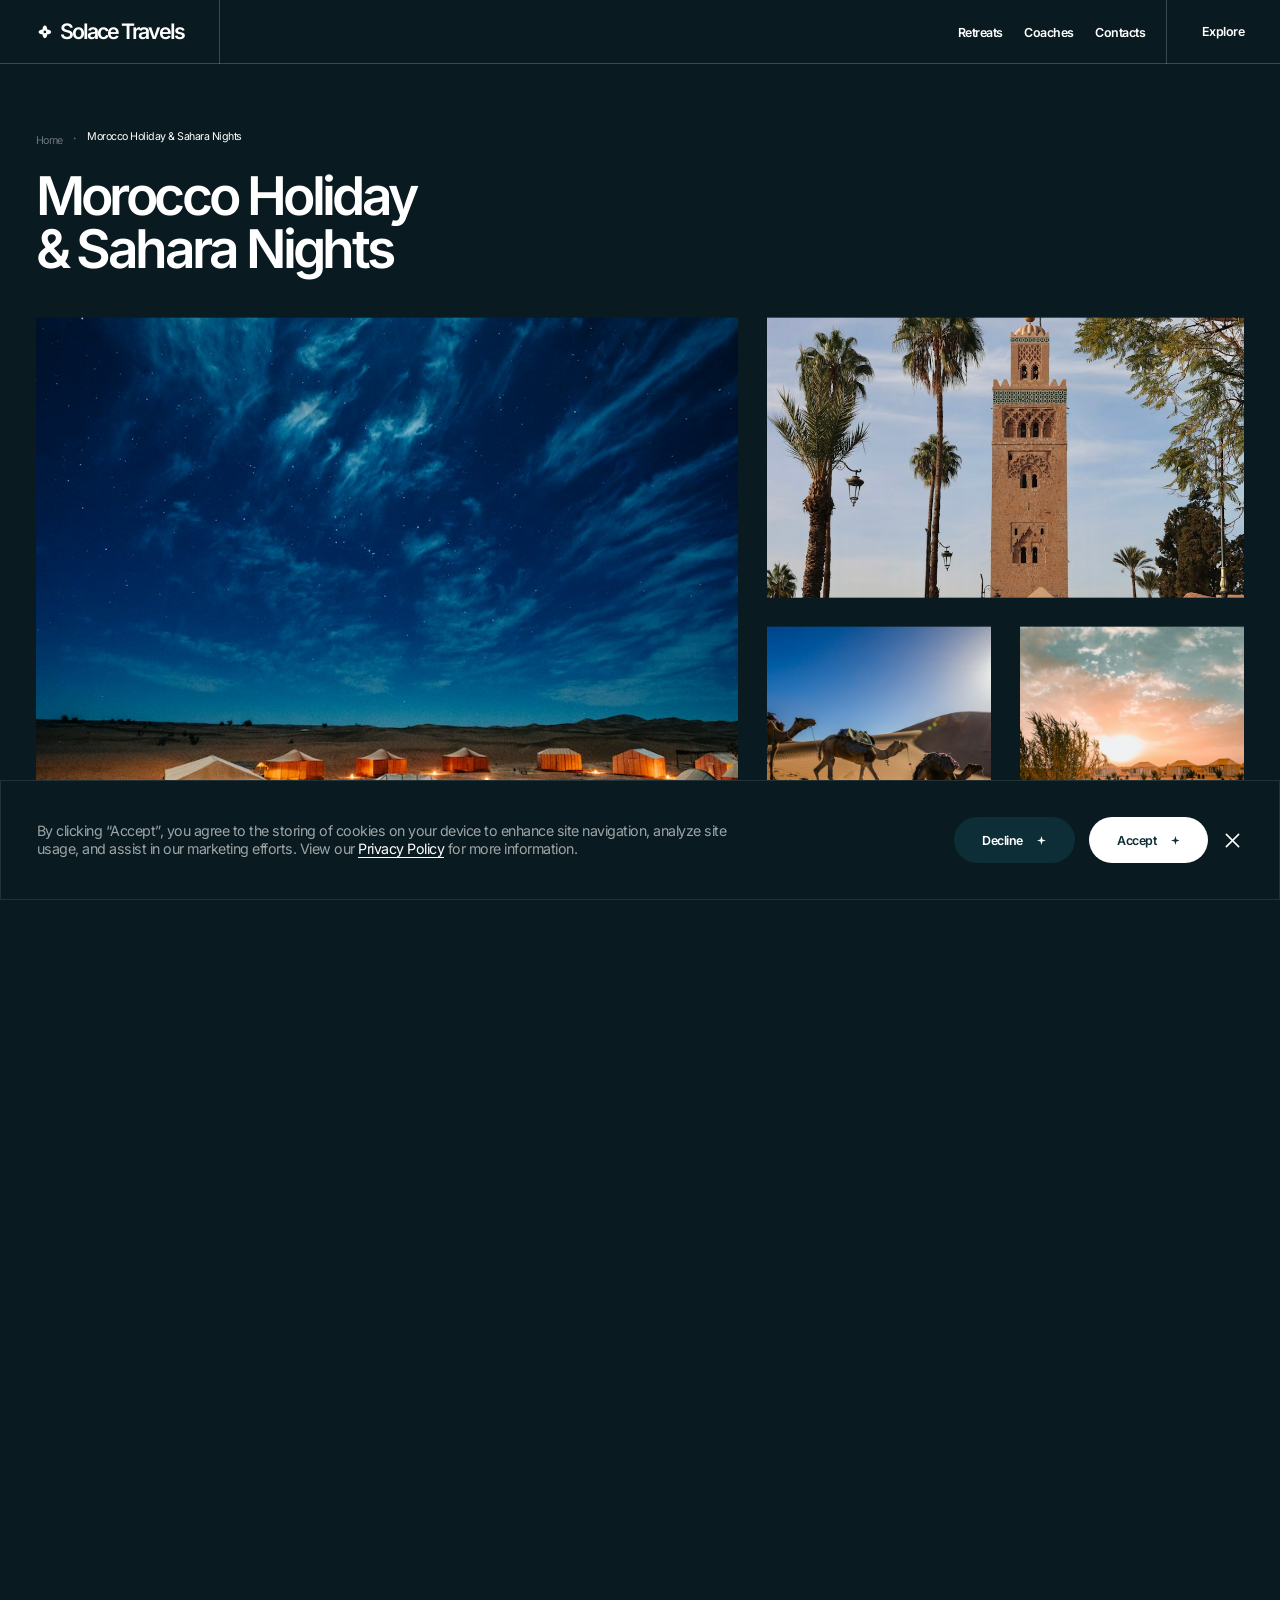
<file: retreats/sahara-nights-morocco-holiday.html>
<!doctype html>
<html lang="en">
<head>
<meta charset="utf-8"/>
<meta name="viewport" content="width=device-width, initial-scale=1"/>
<title>Morocco Holiday & Sahara Nights — Solace Travels</title>
<meta name="description" content="Eight days between the gardens of Marrakesh and the silence of the Sahara. You will rest in a calm riad, cross the Atlas mountains and sleep under the"/>
<meta name="theme-color" content="#091b20"/>
<link rel="icon" href="../assets/svg/logo.svg" type="image/svg+xml"/>
<link rel="preload" href="../assets/fonts/inter-latin-wght-normal.woff2" as="font" type="font/woff2" crossorigin/>
<link rel="stylesheet" href="../assets/css/style.css"/>
</head>
<body class="page-retreat">
<header class="header" role="banner">
  <div class="header__in">
    <a href="../index.html" class="header__l" aria-label="Solace Travels home"><span class="logo" data-anim="fade-down"><svg class="logo__icon" viewBox="0 0 24 24" aria-hidden="true"><path fill-rule="evenodd" d="M12 3.5c1.9 0 3.2 2.6 3.2 5.3 2.7 0 5.3 1.3 5.3 3.2s-2.6 3.2-5.3 3.2c0 2.7-1.3 5.3-3.2 5.3s-3.2-2.6-3.2-5.3C6.1 15.2 3.5 13.9 3.5 12s2.6-3.2 5.3-3.2C8.8 6.1 10.1 3.5 12 3.5Zm0 6.7a1.8 1.8 0 1 0 0 3.6 1.8 1.8 0 0 0 0-3.6Z"/></svg><span class="logo__title">Solace Travels</span></span><span class="header__dec header__dec--2"></span></a>
    <nav class="header__r" aria-label="Main"><ul class="nav"><li class="nav__item" data-anim="fade-down" data-anim-delay="0.1"><a href="../index.html#retreats" data-nav="retreats" class="button-sm nav__link"><span class="c-40 m-only-inline">+</span>Retreats</a></li><li class="nav__item" data-anim="fade-down" data-anim-delay="0.2"><a href="../coaches.html" data-nav="coaches" class="button-sm nav__link"><span class="c-40 m-only-inline">+</span>Coaches</a></li><li class="nav__item" data-anim="fade-down" data-anim-delay="0.3"><a href="../contacts.html" data-nav="contacts" class="button-sm nav__link"><span class="c-40 m-only-inline">+</span>Contacts</a></li></ul><a href="../index.html#retreats" class="header__accent"><span class="button-sm" data-anim="fade-down" data-anim-delay="0.4">Explore</span><span class="header__dec header__dec--3"></span></a></nav>
    <div class="header__burger"><button type="button" class="burger" aria-label="Open menu" aria-expanded="false" aria-controls="mobile-menu"><span class="burger__in"><span class="burger__line burger__line--1"></span><span class="burger__line burger__line--2"></span></span></button></div>
  </div>
  <div class="mobile-menu" id="mobile-menu"><ul class="nav"><li class="nav__item"><a href="../index.html#retreats" data-nav="retreats" class="button-sm nav__link"><span class="c-40 m-only-inline">+</span>Retreats</a></li><li class="nav__item"><a href="../coaches.html" data-nav="coaches" class="button-sm nav__link"><span class="c-40 m-only-inline">+</span>Coaches</a></li><li class="nav__item"><a href="../contacts.html" data-nav="contacts" class="button-sm nav__link"><span class="c-40 m-only-inline">+</span>Contacts</a></li></ul><a href="../index.html#retreats" class="btn-primary m-full"><span class="button-sm">Explore Retreats</span><span class="btn-icon" aria-hidden="true"><svg viewBox="0 0 10 10"><path d="M5 0 6.1 3.9 10 5 6.1 6.1 5 10 3.9 6.1 0 5 3.9 3.9Z"/></svg></span></a></div>
  <div class="header__dec header__dec--1"></div>
</header>
<div id="smooth-wrapper"><div id="smooth-content">
<main>
<div class="page-pad">
<div class="retreat-intro pad"><div class="container"><div class="retreat-intro__in">
  <div class="retreat-intro__head">
    <ul role="list" class="breadcrumbs"><li class="breadcrumbs__item"><a href="../index.html" class="title-xs c-40">Home</a></li><li class="breadcrumbs__item"><div class="title-xs c-white">Morocco Holiday <span class="d-only" style="display:inline">& Sahara Nights</span></div></li></ul>
    <h1 class="h2 lh-100 m-no-br">Morocco Holiday <br/>& Sahara Nights</h1>
  </div>
  <div class="retreat-photos"><div class="retreat-photos__track" data-slider>
    <img src="../assets/img/retreat-4.jpg" alt="Morocco Holiday & Sahara Nights — photo 1" class="retreat-photos__img" loading="eager" decoding="async"/>
    <img src="../assets/img/r4-a.jpg" alt="Morocco Holiday & Sahara Nights — photo 2" class="retreat-photos__img" loading="lazy" decoding="async"/>
    <img src="../assets/img/r4-b.jpg" alt="Morocco Holiday & Sahara Nights — photo 3" class="retreat-photos__img" loading="lazy" decoding="async"/>
    <img src="../assets/img/r4-c.jpg" alt="Morocco Holiday & Sahara Nights — photo 4" class="retreat-photos__img" loading="lazy" decoding="async"/>
  </div><div class="retreat-photos__dots" aria-label="Photo navigation"></div></div>
</div></div></div>

<div class="retreat-content"><div class="container"><div class="retreat-content__in">
  <div class="retreat-content__desc">
    <nav class="retreat-nav-m" aria-label="Retreat sections"><div class="retreat-info__link"><a data-target="about" href="#about" class="body-lg">About Retreat</a></div><div class="retreat-info__link"><a data-target="full-program" href="#full-program" class="body-lg">Full Program</a></div><div class="retreat-info__link"><a data-target="food" href="#food" class="body-lg">Food</a></div><div class="retreat-info__link"><a data-target="team" href="#team" class="body-lg">Team</a></div><div class="retreat-info__link"><a data-target="location" href="#location" class="body-lg">Location</a></div></nav>
    <div id="about" class="rc-item"><h2 class="h4">About Retreat</h2><div class="body-md-regular c-60">Eight days between the gardens of Marrakesh and the silence of the Sahara. You will rest in a calm riad, cross the Atlas mountains and sleep under the stars in a desert camp, with gentle yoga and meditation along the way. <br/><br/>Samira plans each day so that there is always time to slow down, even on travel days.<br/>The desert is the heart of this trip: wide, quiet and humbling. Ideal for anyone who wants adventure without rushing. <br/>The group is kept small so the pace stays relaxed for everyone.</div></div>
    <div class="rc-item"><h2 class="h4">What's Included In This Package</h2><div class="rc-included m-col-1"><div class="rc-included__col"><div class="adv" style="background-image:url('../assets/svg/inc-bed.svg')"><div class="body-md">7 Nights Accommodation</div></div><div class="adv" style="background-image:url('../assets/svg/inc-meals.svg')"><div class="body-md">Breakfast and dinner every day</div></div><div class="adv" style="background-image:url('../assets/svg/inc-tea.svg')"><div class="body-md">Mint tea, coffee and water all day</div></div><div class="adv" style="background-image:url('../assets/svg/inc-meditation.svg')"><div class="body-md">Sunrise meditation in the dunes</div></div><div class="adv" style="background-image:url('../assets/svg/inc-workshops.svg')"><div class="body-md">Moroccan cooking class</div></div></div><div class="rc-included__col"><div class="adv" style="background-image:url('../assets/svg/inc-integration.svg')"><div class="body-md">Two reflection circles by the fire</div></div><div class="adv" style="background-image:url('../assets/svg/inc-optional.svg')"><div class="body-md">Optional camel trek at sunset</div></div><div class="adv" style="background-image:url('../assets/svg/inc-online.svg')"><div class="body-md">Online follow-up session</div></div><div class="adv" style="background-image:url('../assets/svg/inc-support.svg')"><div class="body-md">Pre and post retreat support from our team</div></div><div class="adv" style="background-image:url('../assets/svg/inc-wifi.svg')"><div class="body-md">Wifi in Marrakesh</div></div></div></div></div>
    <div class="rc-item"><h2 class="h4">What Makes This Retreat Special</h2><div class="body-md-regular c-60 m-no-br">There is a moment on the second night in the desert when the fire goes quiet and <br/>the sky fills with stars. Most of our guests say that this is when the trip really <br/>begins — and why they come back.</div></div>
    <div id="full-program" class="rc-item"><h2 class="h4">Full Program</h2><div class="rc-time"><div class="rc-time__item rc-time__item--in"><span class="c-40">Check-in: </span>2:00 PM</div><div class="rc-time__item rc-time__item--out"><span class="c-40">Check-out: </span>12:00 PM</div></div><div class="body-md-regular c-60 m-no-br">We meet in Marrakesh and travel by private 4x4 to the desert and back. <br/>April is the best season, with warm days and fresh evenings.</div></div>
    <div class="rc-item"><h3 class="body-xl" style="margin:0">Sample Daily Schedule</h3><div class="rc-calendar"><div class="rc-calendar__item"><div class="body-lg">06:00</div><div class="body-md c-40">Sunrise meditation</div></div><div class="rc-calendar__item"><div class="body-lg">08:00</div><div class="body-md c-40">Breakfast in camp</div></div><div class="rc-calendar__item"><div class="body-lg">10:00</div><div class="body-md c-40">Drive through the oases</div></div><div class="rc-calendar__item"><div class="body-lg">13:00</div><div class="body-md c-40">Lunch in a kasbah</div></div><div class="rc-calendar__item"><div class="body-lg">17:30</div><div class="body-md c-40">Camel walk to the dunes</div></div><div class="rc-calendar__item"><div class="body-lg">20:30</div><div class="body-md c-40">Dinner and music by the fire</div></div></div><div class="body-md-regular c-60 m-no-br">We meet in Marrakesh and travel by private 4x4 to the desert and back. <br/>April is the best season, with warm days and fresh evenings. <br/><br/>Back in the city you have a free afternoon in the Majorelle garden, a guided walk <br/>through the souks and a farewell dinner on a rooftop above the medina.</div></div>
    <div id="food" class="rc-item"><h2 class="body-xl" style="margin:0">Food</h2><div class="body-md-regular c-60 m-no-br">Meals are prepared by local cooks in every stop: fresh salads, tagines, grilled <br/>vegetables, dates, almonds and the famous mint tea.</div>
      <div class="rc-included"><div class="rc-included__col"><div class="body-lg">Meals Provided</div><div class="adv" style="background-image:url('../assets/svg/checkmark.svg')"><div class="body-md">Breakfast</div></div><div class="adv" style="background-image:url('../assets/svg/checkmark.svg')"><div class="body-md">Lunch</div></div><div class="adv" style="background-image:url('../assets/svg/checkmark.svg')"><div class="body-md">Dinner</div></div><div class="adv" style="background-image:url('../assets/svg/checkmark.svg')"><div class="body-md">Tea</div></div></div><div class="rc-included__col"><div class="body-lg">Diets Catered</div><div class="adv" style="background-image:url('../assets/svg/checkmark.svg')"><div class="body-md">Halal</div></div><div class="adv" style="background-image:url('../assets/svg/checkmark.svg')"><div class="body-md">Gluten Free</div></div><div class="adv" style="background-image:url('../assets/svg/checkmark.svg')"><div class="body-md">Vegan</div></div><div class="adv" style="background-image:url('../assets/svg/checkmark.svg')"><div class="body-md">Vegetarian</div></div></div></div>
      <div class="rc-photos mt-40"><img src="../assets/img/food-1.jpg" alt="Healthy plant-based dish" class="" loading="lazy" decoding="async"/><img src="../assets/img/food-2.jpg" alt="Healthy plant-based dish" class="" loading="lazy" decoding="async"/><img src="../assets/img/food-3.jpg" alt="Healthy plant-based dish" class="" loading="lazy" decoding="async"/><img src="../assets/img/food-4.jpg" alt="Healthy plant-based dish" class="" loading="lazy" decoding="async"/></div></div>
    <div id="team" class="rc-item"><h2 class="body-xl" style="margin:0">Team</h2><div class="team"><div class="team__col team__col--l"><div class="team__head"><div class="body-lg">Samira El Idrissi</div><div class="body-sm">Retreat Host</div></div><div class="body-md-regular c-60">Samira was born in Ouarzazate and has hosted travellers in the south of Morocco for twelve years.<br/><br/>She speaks four languages and shares the culture of the desert with real warmth.</div></div><div class="team__col"><div class="team__visual"><img src="../assets/img/coach-2.jpg" alt="Portrait of Samira El Idrissi" class="team__img" loading="lazy" decoding="async"/></div></div></div><div class="team"><div class="team__col team__col--l"><div class="team__head"><div class="body-lg">Hassan Ait Lahcen</div><div class="body-sm">Desert Guide</div></div><div class="body-md-regular c-60">Hassan grew up in a nomad family near Merzouga.<br/><br/>He leads the camel treks, tells the old stories by the fire and knows exactly where to watch the sunrise.</div></div><div class="team__col"><div class="team__visual"><img src="../assets/img/coach-6.jpg" alt="Portrait of Hassan Ait Lahcen" class="team__img" loading="lazy" decoding="async"/></div></div></div></div>
    <div id="location" class="rc-item"><h2 class="h4">Where we'll meet</h2><div class="rc-location"><div class="body-md-regular">Riad Yasmine <br/>Derb Arset Aouzal 19, Medina, Marrakesh 40000, Morocco</div></div><div class="w-625"><div class="body-md-regular c-60">The route passes the Atlas villages, the ksar of Aït Benhaddou, the palm groves of the Draa valley and the dunes of Erg Chebbi. On the way back we stop at the Todra gorge and the rose valley of Kelaat M'Gouna before returning to Marrakesh.</div></div><img src="../assets/img/location-4.jpg" alt="Aerial view near Riad Yasmine" class="img-fw rc-location-img" loading="lazy" decoding="async"/></div>
    <div class="rc-item"><h2 class="body-xl m-22" style="margin:0">What's <span class="c-orange">Not Included</span> In This Package</h2><div class="rc-included m-col-1"><div class="rc-included__col"><div class="adv" style="background-image:url('../assets/svg/decline.svg')"><div class="body-md">Airport transfers</div></div><div class="adv" style="background-image:url('../assets/svg/decline.svg')"><div class="body-md">Flights costs</div></div><div class="adv" style="background-image:url('../assets/svg/decline.svg')"><div class="body-md">Travel insurance</div></div></div><div class="rc-included__col"><div class="adv" style="background-image:url('../assets/svg/decline.svg')"><div class="body-md">Visa fee</div></div><div class="adv" style="background-image:url('../assets/svg/decline.svg')"><div class="body-md">Lunches</div></div><div class="adv" style="background-image:url('../assets/svg/decline.svg')"><div class="body-md">Tips for drivers and guides</div></div></div></div></div>
  </div>
  <aside class="retreat-content__sidebar"><div class="retreat-info">
    <div class="retreat-info__headline"><div class="body-xl c-40 m-22">from</div><div class="h4">$3,790</div></div>
    <div class="retreat-info__details"><div class="info-detail info-detail--location"><div class="body-sm">Marrakesh, Marrakesh-Safi, Morocco</div></div><div class="info-detail info-detail--calendar"><div class="body-sm">April 12 - 20, 2026 <span class="c-60">(8 days, 7 nights)</span></div></div><div class="info-detail info-detail--users"><div class="body-sm">6 guests</div></div></div>
    <div class="retreat-info__divider d-only"></div>
    <div class="retreat-info__button m-only"><a href="../contacts.html" class="btn-primary m-full"><span class="button-sm">Get in touch</span><span class="btn-icon" aria-hidden="true"><svg viewBox="0 0 10 10"><path d="M5 0 6.1 3.9 10 5 6.1 6.1 5 10 3.9 6.1 0 5 3.9 3.9Z"/></svg></span></a></div>
    <nav class="retreat-info__nav d-only" aria-label="Retreat sections"><div class="retreat-info__link"><a data-target="about" href="#about" class="body-lg">About Retreat</a></div><div class="retreat-info__link"><a data-target="full-program" href="#full-program" class="body-lg">Full Program</a></div><div class="retreat-info__link"><a data-target="food" href="#food" class="body-lg">Food</a></div><div class="retreat-info__link"><a data-target="team" href="#team" class="body-lg">Team</a></div><div class="retreat-info__link"><a data-target="location" href="#location" class="body-lg">Location</a></div></nav>
    <div class="retreat-info__button d-only"><a href="../contacts.html" class="btn-primary "><span class="button-sm">Get in touch</span><span class="btn-icon" aria-hidden="true"><svg viewBox="0 0 10 10"><path d="M5 0 6.1 3.9 10 5 6.1 6.1 5 10 3.9 6.1 0 5 3.9 3.9Z"/></svg></span></a></div>
  </div></aside>
</div></div></div>

<section class="featured-section pad">
  <div class="container">
    <div class="head"><div class="row align-end m-column">
      <div class="col col-6"><div class="head__desc m-mb-16"><h2 data-a="h2" class="h2 m-h3">You may also like</h2></div></div>
      <div class="col col-6"><div class="side-head"><div data-a="desc" class="body-md c-60 m-no-br">Find inspiring places, meaningful activities and expert- <br/>led sessions created to restore your energy and spirit.</div><a href="../index.html#retreats" class="btn-secondary size-m"><span class="button-sm">See all</span><span class="btn-icon" aria-hidden="true"><svg viewBox="0 0 10 10"><path d="M5 0 6.1 3.9 10 5 6.1 6.1 5 10 3.9 6.1 0 5 3.9 3.9Z"/></svg></span></a></div></div>
    </div></div>
    <div class="featured"><div class="featured__items">
      <article class="featured-item">
  <div class="featured-item__text">
    <div class="featured-item__head"><h3 class="h4 featured-item__title">7 Day Solo Travelers Retreat: Joy in Bali</h3><div class="featured-item__cost"><div class="body-md c-60">from</div><div class="body-lg-semibold">$420</div></div></div>
    <div class="featured-item__visual m-only"><img src="../assets/img/retreat-6.jpg" alt="7 Day Solo Travelers Retreat: Joy in Bali" class="featured-item__img" loading="lazy" decoding="async"/></div>
    <div class="featured-item__body"><div class="featured-item__props">
      <div class="prop"><div class="title-xs">Ubud, Bali, Indonesia</div><img src="../assets/svg/pin.svg" alt="" class="prop__icon"/></div>
      <div class="prop"><div class="title-xs">Jan | Feb | Mar | Apr | May <span class="c-60">(7 days, 6 nights)</span></div><img src="../assets/svg/calendar.svg" alt="" class="prop__icon"/></div>
      <div class="prop"><div class="title-xs">Solo</div><img src="../assets/svg/users.svg" alt="" class="prop__icon"/></div>
      <div class="prop"><div class="title-xs">Trusted by 287+ <span class="c-60">clients worldwide</span></div><img src="../assets/svg/stars.svg" alt="Rated 5 out of 5" class="prop__icon prop__icon--stars"/></div>
    </div><div class="featured-item__btn"><a href="../retreats/7-day-solo-travelers-retreat-bali.html" class="btn-secondary full"><span class="button-sm">Explore Retreat</span><span class="btn-icon" aria-hidden="true"><svg viewBox="0 0 10 10"><path d="M5 0 6.1 3.9 10 5 6.1 6.1 5 10 3.9 6.1 0 5 3.9 3.9Z"/></svg></span></a></div></div>
  </div>
  <a href="../retreats/7-day-solo-travelers-retreat-bali.html" class="featured-item__visual d-only" tabindex="-1" aria-hidden="true"><img src="../assets/img/retreat-6.jpg" alt="" class="featured-item__img" loading="lazy" decoding="async"/></a>
</article>
      <article class="featured-item">
  <div class="featured-item__text">
    <div class="featured-item__head"><h3 class="h4 featured-item__title">7 Day Wild Forest Retreat in Romania</h3><div class="featured-item__cost"><div class="body-md c-60">from</div><div class="body-lg-semibold">$1,050</div></div></div>
    <div class="featured-item__visual m-only"><img src="../assets/img/retreat-1.jpg" alt="7 Day Wild Forest Retreat in Romania" class="featured-item__img" loading="lazy" decoding="async"/></div>
    <div class="featured-item__body"><div class="featured-item__props">
      <div class="prop"><div class="title-xs">Bran, Brașov County, Romania</div><img src="../assets/svg/pin.svg" alt="" class="prop__icon"/></div>
      <div class="prop"><div class="title-xs">Feb 15 - 21, 2026 <span class="c-60">(7 days, 6 nights)</span></div><img src="../assets/svg/calendar.svg" alt="" class="prop__icon"/></div>
      <div class="prop"><div class="title-xs">12 guests</div><img src="../assets/svg/users.svg" alt="" class="prop__icon"/></div>
      <div class="prop"><div class="title-xs">Trusted by 190+ <span class="c-60">clients worldwide</span></div><img src="../assets/svg/stars.svg" alt="Rated 5 out of 5" class="prop__icon prop__icon--stars"/></div>
    </div><div class="featured-item__btn"><a href="../retreats/7-day-carpathian-highlands-retreat-romania.html" class="btn-secondary full"><span class="button-sm">Explore Retreat</span><span class="btn-icon" aria-hidden="true"><svg viewBox="0 0 10 10"><path d="M5 0 6.1 3.9 10 5 6.1 6.1 5 10 3.9 6.1 0 5 3.9 3.9Z"/></svg></span></a></div></div>
  </div>
  <a href="../retreats/7-day-carpathian-highlands-retreat-romania.html" class="featured-item__visual d-only" tabindex="-1" aria-hidden="true"><img src="../assets/img/retreat-1.jpg" alt="" class="featured-item__img" loading="lazy" decoding="async"/></a>
</article>
      <div class="featured__dec featured__dec--h" style="top:0.0000%"></div><div class="featured__dec featured__dec--h" style="top:calc(100% - 1px)"></div><div class="featured__dec featured__dec--v"></div>
    </div></div>
  </div>
</section>
</div>
</main>
<footer class="footer">
  <div class="container">
    <div class="footer__visual"><img src="../assets/img/footer.jpg" alt="Alpine village in a green valley at golden hour" class="footer__img" loading="lazy" decoding="async"/><div class="footer__layer"></div></div>
    <div class="footer-top"><div class="row m-column m-gap-56">
      <div class="col col-4"><a href="../index.html" class="footer-logo logo"><svg class="logo__icon" viewBox="0 0 24 24" aria-hidden="true"><path fill-rule="evenodd" d="M12 3.5c1.9 0 3.2 2.6 3.2 5.3 2.7 0 5.3 1.3 5.3 3.2s-2.6 3.2-5.3 3.2c0 2.7-1.3 5.3-3.2 5.3s-3.2-2.6-3.2-5.3C6.1 15.2 3.5 13.9 3.5 12s2.6-3.2 5.3-3.2C8.8 6.1 10.1 3.5 12 3.5Zm0 6.7a1.8 1.8 0 1 0 0 3.6 1.8 1.8 0 0 0 0-3.6Z"/></svg><span class="logo__title">Solace Travels</span></a></div>
      <div class="col col-8"><div class="row m-column m-gap-56">
        <div class="col col-6"><div class="footer-top__links"><div><a href="../coaches.html" class="h3"><span class="c-40">+</span>Coaches</a></div><div><a href="../contacts.html" class="h3"><span class="c-40">+</span>Contacts</a></div></div></div>
        <div class="col col-6"><div class="footer-top__contacts"><div><a href="tel:+14155550192" class="body-lg">+1 415 555 0192</a></div><div><a href="mailto:hello@solace-travels.com" class="body-lg">hello@solace-travels.com</a></div></div></div>
      </div></div>
    </div></div>
  </div>
  <div class="footer-bottom"><div class="footer-bottom__in">
    <div class="footer__l"><div class="footer__copy"><div class="button-sm c-60">©All Rights Reserved. Solace Travel, 2026</div><div class="footer__copy-dec"></div></div>
      <div class="made-by made-by--d"><span class="button-sm c-60">Made by</span><span class="made-by__name"><span class="button-sm c-60">Northfold Studio</span></span></div></div>
    <div class="footer-bottom__links"><a href="../terms-and-conditions.html" class="button-sm c-60">Terms and Conditions</a><a href="../privacy-policy.html" class="button-sm c-60">Privacy Policy</a></div>
    <div class="made-by made-by--m"><span class="button-sm c-60">Made by</span><span class="made-by__name"><span class="button-sm c-60">Northfold Studio</span></span></div>
  </div><div class="footer-bottom__dec"></div></div>
</footer>
</div></div>
<div class="cookie" role="dialog" aria-label="Cookie consent" aria-live="polite">
  <div class="cookie__text"><div class="body-md-regular c-60 m-no-br">By clicking “Accept”, you agree to the storing of cookies on your device to enhance site navigation, analyze site <br/>usage, and assist in our marketing efforts. View our <a href="../privacy-policy.html" class="link">Privacy Policy</a> for more information.</div></div>
  <div class="cookie__controls"><a href="#" data-cookie="declined" class="btn-secondary m-big"><span class="button-sm">Decline</span><span class="btn-icon" aria-hidden="true"><svg viewBox="0 0 10 10"><path d="M5 0 6.1 3.9 10 5 6.1 6.1 5 10 3.9 6.1 0 5 3.9 3.9Z"/></svg></span></a><a href="#" data-cookie="accepted" class="btn-primary m-full"><span class="button-sm">Accept</span><span class="btn-icon" aria-hidden="true"><svg viewBox="0 0 10 10"><path d="M5 0 6.1 3.9 10 5 6.1 6.1 5 10 3.9 6.1 0 5 3.9 3.9Z"/></svg></span></a><div class="cookie__close"><button type="button" class="btn-close" data-cookie="dismissed" aria-label="Close cookie banner"></button></div></div>
</div>
<script src="../assets/vendor/gsap.min.js"></script>
<script src="../assets/vendor/ScrollTrigger.min.js"></script>
<script src="../assets/vendor/ScrollSmoother.min.js"></script>
<script src="../assets/vendor/ScrollToPlugin.min.js"></script>
<script src="../assets/vendor/SplitText.min.js"></script>
<script src="../assets/js/main.js"></script>
</body>
</html>
</file>
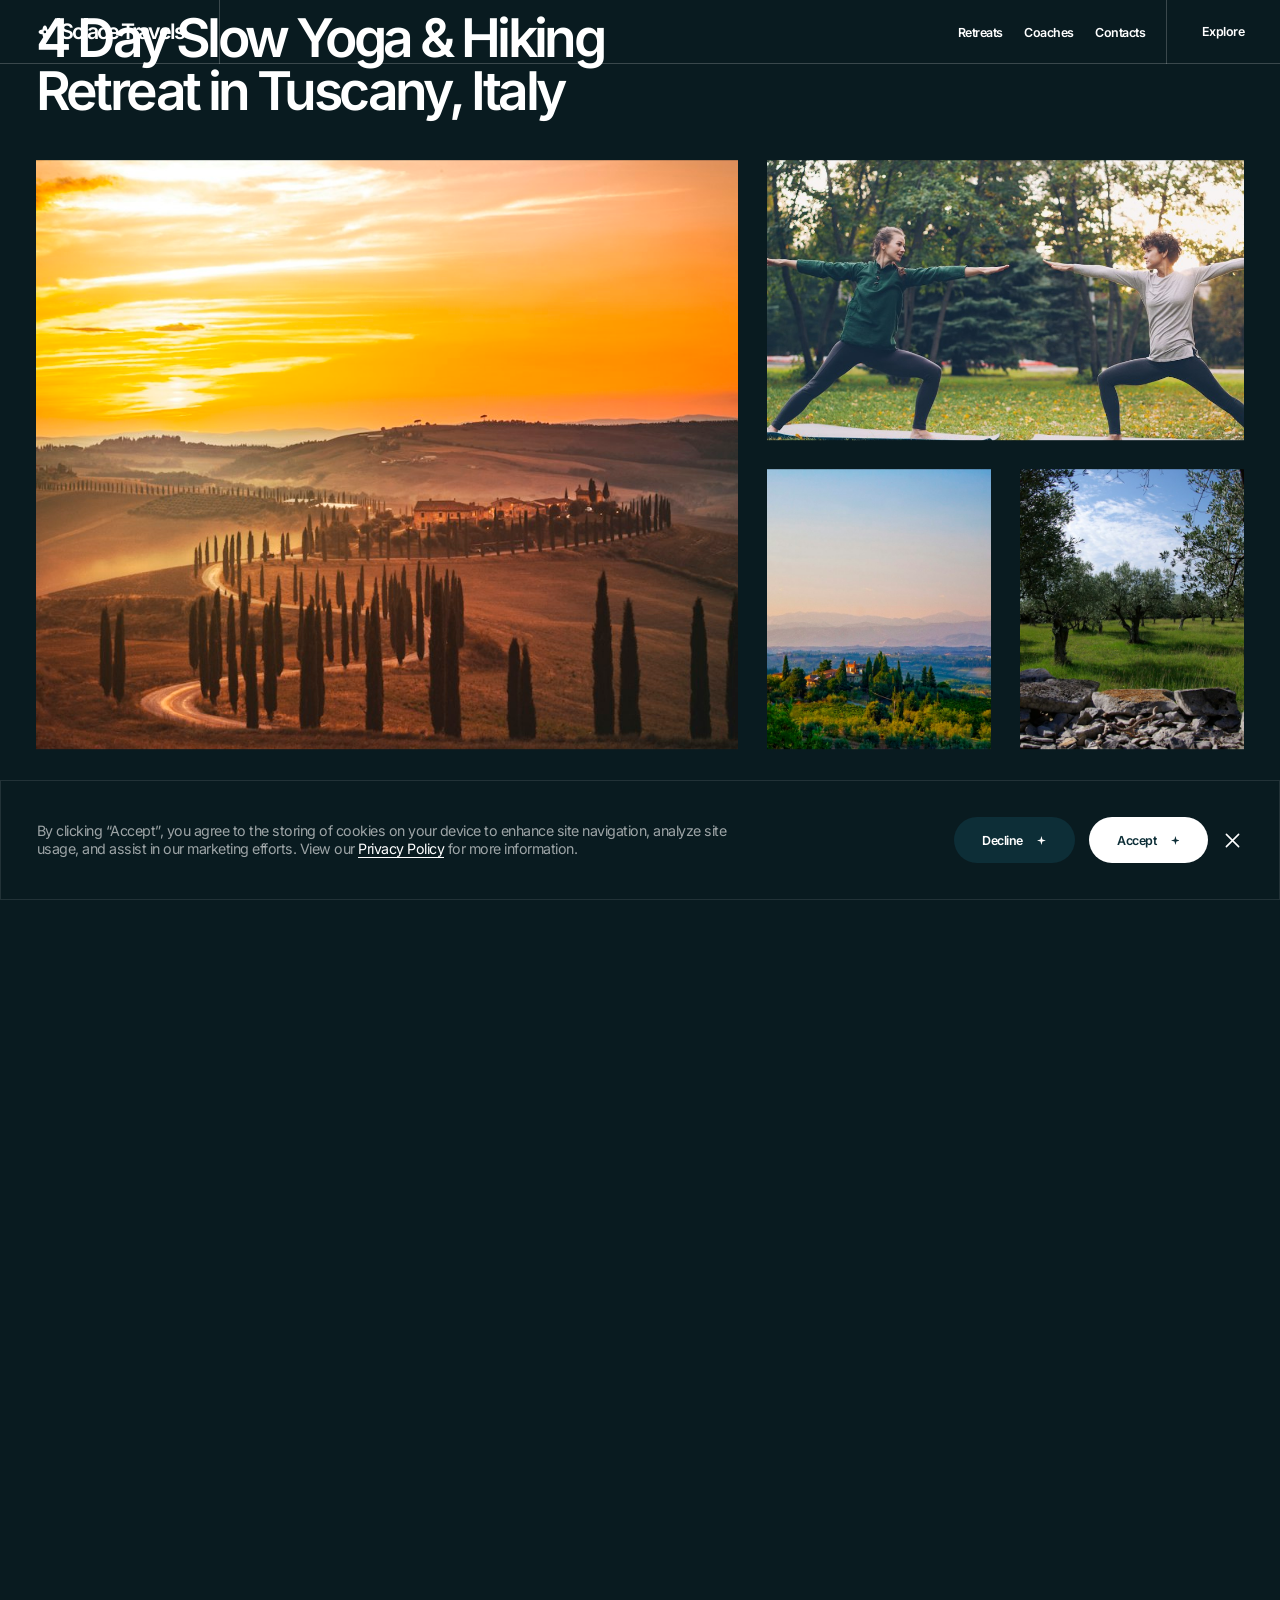
<file: retreats/yoga-outdoor-retreat-tuscany-italy.html>
<!doctype html>
<html lang="en">
<head>
<meta charset="utf-8"/>
<meta name="viewport" content="width=device-width, initial-scale=1"/>
<title>4 Day Slow Yoga & Hiking Retreat in Tuscany, Italy — Solace Travels</title>
<meta name="description" content="In the soft hills of the Val d'Orcia, take a few days to breathe with Giulia and Marco. Surrounded by olive groves and cypress lanes, this is a privat"/>
<meta name="theme-color" content="#091b20"/>
<link rel="icon" href="../assets/svg/logo.svg" type="image/svg+xml"/>
<link rel="preload" href="../assets/fonts/inter-latin-wght-normal.woff2" as="font" type="font/woff2" crossorigin/>
<link rel="stylesheet" href="../assets/css/style.css"/>
</head>
<body class="page-retreat">
<header class="header" role="banner">
  <div class="header__in">
    <a href="../index.html" class="header__l" aria-label="Solace Travels home"><span class="logo" data-anim="fade-down"><svg class="logo__icon" viewBox="0 0 24 24" aria-hidden="true"><path fill-rule="evenodd" d="M12 3.5c1.9 0 3.2 2.6 3.2 5.3 2.7 0 5.3 1.3 5.3 3.2s-2.6 3.2-5.3 3.2c0 2.7-1.3 5.3-3.2 5.3s-3.2-2.6-3.2-5.3C6.1 15.2 3.5 13.9 3.5 12s2.6-3.2 5.3-3.2C8.8 6.1 10.1 3.5 12 3.5Zm0 6.7a1.8 1.8 0 1 0 0 3.6 1.8 1.8 0 0 0 0-3.6Z"/></svg><span class="logo__title">Solace Travels</span></span><span class="header__dec header__dec--2"></span></a>
    <nav class="header__r" aria-label="Main"><ul class="nav"><li class="nav__item" data-anim="fade-down" data-anim-delay="0.1"><a href="../index.html#retreats" data-nav="retreats" class="button-sm nav__link"><span class="c-40 m-only-inline">+</span>Retreats</a></li><li class="nav__item" data-anim="fade-down" data-anim-delay="0.2"><a href="../coaches.html" data-nav="coaches" class="button-sm nav__link"><span class="c-40 m-only-inline">+</span>Coaches</a></li><li class="nav__item" data-anim="fade-down" data-anim-delay="0.3"><a href="../contacts.html" data-nav="contacts" class="button-sm nav__link"><span class="c-40 m-only-inline">+</span>Contacts</a></li></ul><a href="../index.html#retreats" class="header__accent"><span class="button-sm" data-anim="fade-down" data-anim-delay="0.4">Explore</span><span class="header__dec header__dec--3"></span></a></nav>
    <div class="header__burger"><button type="button" class="burger" aria-label="Open menu" aria-expanded="false" aria-controls="mobile-menu"><span class="burger__in"><span class="burger__line burger__line--1"></span><span class="burger__line burger__line--2"></span></span></button></div>
  </div>
  <div class="mobile-menu" id="mobile-menu"><ul class="nav"><li class="nav__item"><a href="../index.html#retreats" data-nav="retreats" class="button-sm nav__link"><span class="c-40 m-only-inline">+</span>Retreats</a></li><li class="nav__item"><a href="../coaches.html" data-nav="coaches" class="button-sm nav__link"><span class="c-40 m-only-inline">+</span>Coaches</a></li><li class="nav__item"><a href="../contacts.html" data-nav="contacts" class="button-sm nav__link"><span class="c-40 m-only-inline">+</span>Contacts</a></li></ul><a href="../index.html#retreats" class="btn-primary m-full"><span class="button-sm">Explore Retreats</span><span class="btn-icon" aria-hidden="true"><svg viewBox="0 0 10 10"><path d="M5 0 6.1 3.9 10 5 6.1 6.1 5 10 3.9 6.1 0 5 3.9 3.9Z"/></svg></span></a></div>
  <div class="header__dec header__dec--1"></div>
</header>
<div id="smooth-wrapper"><div id="smooth-content">
<main>
<div class="page-pad">
<div class="retreat-intro pad"><div class="container"><div class="retreat-intro__in">
  <div class="retreat-intro__head">
    <ul role="list" class="breadcrumbs"><li class="breadcrumbs__item"><a href="../index.html" class="title-xs c-40">Home</a></li><li class="breadcrumbs__item"><div class="title-xs c-white">4 Day Slow Yoga & Hiking <span class="d-only" style="display:inline">Retreat in Tuscany, Italy</span></div></li></ul>
    <h1 class="h2 lh-100 m-no-br">4 Day Slow Yoga & Hiking <br/>Retreat in Tuscany, Italy</h1>
  </div>
  <div class="retreat-photos"><div class="retreat-photos__track" data-slider>
    <img src="../assets/img/retreat-2.jpg" alt="4 Day Slow Yoga & Hiking Retreat in Tuscany, Italy — photo 1" class="retreat-photos__img" loading="eager" decoding="async"/>
    <img src="../assets/img/r2-a.jpg" alt="4 Day Slow Yoga & Hiking Retreat in Tuscany, Italy — photo 2" class="retreat-photos__img" loading="lazy" decoding="async"/>
    <img src="../assets/img/r2-b.jpg" alt="4 Day Slow Yoga & Hiking Retreat in Tuscany, Italy — photo 3" class="retreat-photos__img" loading="lazy" decoding="async"/>
    <img src="../assets/img/r2-c.jpg" alt="4 Day Slow Yoga & Hiking Retreat in Tuscany, Italy — photo 4" class="retreat-photos__img" loading="lazy" decoding="async"/>
  </div><div class="retreat-photos__dots" aria-label="Photo navigation"></div></div>
</div></div></div>

<div class="retreat-content"><div class="container"><div class="retreat-content__in">
  <div class="retreat-content__desc">
    <nav class="retreat-nav-m" aria-label="Retreat sections"><div class="retreat-info__link"><a data-target="about" href="#about" class="body-lg">About Retreat</a></div><div class="retreat-info__link"><a data-target="full-program" href="#full-program" class="body-lg">Full Program</a></div><div class="retreat-info__link"><a data-target="food" href="#food" class="body-lg">Food</a></div><div class="retreat-info__link"><a data-target="team" href="#team" class="body-lg">Team</a></div><div class="retreat-info__link"><a data-target="location" href="#location" class="body-lg">Location</a></div></nav>
    <div id="about" class="rc-item"><h2 class="h4">About Retreat</h2><div class="body-md-regular c-60">In the soft hills of the Val d'Orcia, take a few days to breathe with Giulia and Marco. Surrounded by olive groves and cypress lanes, this is a private or small group yoga retreat with optional guided walks and visits to medieval towns. <br/><br/>Giulia designs a yoga and food plan around your needs. She is a patient teacher who meets you where you are and helps you go a little further.<br/>Tuscany is full of art, quiet landscapes and honest food. Ideal for anyone looking for stillness, beauty and good company. <br/>All levels and ages are welcome and you can pick your own arrival date.</div></div>
    <div class="rc-item"><h2 class="h4">What's Included In This Package</h2><div class="rc-included m-col-1"><div class="rc-included__col"><div class="adv" style="background-image:url('../assets/svg/inc-bed.svg')"><div class="body-md">3 Nights Accommodation</div></div><div class="adv" style="background-image:url('../assets/svg/inc-meals.svg')"><div class="body-md">3 daily seasonal and nutritious meals</div></div><div class="adv" style="background-image:url('../assets/svg/inc-tea.svg')"><div class="body-md">Water, tea, coffee served throughout the day</div></div><div class="adv" style="background-image:url('../assets/svg/inc-meditation.svg')"><div class="body-md">Daily meditation classes</div></div><div class="adv" style="background-image:url('../assets/svg/inc-workshops.svg')"><div class="body-md">Cooking and wellbeing workshops</div></div></div><div class="rc-included__col"><div class="adv" style="background-image:url('../assets/svg/inc-integration.svg')"><div class="body-md">Three integration sessions during the retreat</div></div><div class="adv" style="background-image:url('../assets/svg/inc-optional.svg')"><div class="body-md">Optional sound healing sessions</div></div><div class="adv" style="background-image:url('../assets/svg/inc-online.svg')"><div class="body-md">Post retreat online integration</div></div><div class="adv" style="background-image:url('../assets/svg/inc-support.svg')"><div class="body-md">Pre and post retreat support from our team</div></div><div class="adv" style="background-image:url('../assets/svg/inc-wifi.svg')"><div class="body-md">Wifi connection</div></div></div></div></div>
    <div class="rc-item"><h2 class="h4">What Makes This Retreat Special</h2><div class="body-md-regular c-60 m-no-br">It is more than a yoga holiday — for a few days you become part of the house. <br/>What matters most to us is to really meet each guest, to see what yoga means for <br/>them, and to share the slow beauty of this land.</div></div>
    <div id="full-program" class="rc-item"><h2 class="h4">Full Program</h2><div class="rc-time"><div class="rc-time__item rc-time__item--in"><span class="c-40">Check-in: </span>5:00 PM</div><div class="rc-time__item rc-time__item--out"><span class="c-40">Check-out: </span>12:00 PM</div></div><div class="body-md-regular c-60 m-no-br">You can arrive at any time of the year. From May to October enjoy the sun, <br/>thermal springs and long evenings between walks in the vineyards.</div></div>
    <div class="rc-item"><h3 class="body-xl" style="margin:0">Sample Daily Schedule</h3><div class="rc-calendar"><div class="rc-calendar__item"><div class="body-lg">07:30</div><div class="body-md c-40">Morning yoga on the terrace</div></div><div class="rc-calendar__item"><div class="body-lg">09:00</div><div class="body-md c-40">Breakfast in the garden</div></div><div class="rc-calendar__item"><div class="body-lg">11:00</div><div class="body-md c-40">Guided walk through the hills</div></div><div class="rc-calendar__item"><div class="body-lg">13:30</div><div class="body-md c-40">Lunch and siesta</div></div><div class="rc-calendar__item"><div class="body-lg">17:30</div><div class="body-md c-40">Yin yoga and meditation</div></div><div class="rc-calendar__item"><div class="body-lg">20:00</div><div class="body-md c-40">Tuscan dinner</div></div></div><div class="body-md-regular c-60 m-no-br">You can arrive at any time of the year. From May to October enjoy the sun, <br/>thermal springs and long evenings between walks in the vineyards. <br/><br/>In the cooler months we visit hilltop villages like Pienza and Montalcino, soak in <br/>the natural hot springs of Bagno Vignoni and walk among the olive trees at harvest.</div></div>
    <div id="food" class="rc-item"><h2 class="body-xl" style="margin:0">Food</h2><div class="body-md-regular c-60 m-no-br">Giulia and Marco love simple, honest food. Giulia is a plant-based cook who works <br/>with organic produce from local farms and her own vegetable garden.</div>
      <div class="rc-included"><div class="rc-included__col"><div class="body-lg">Meals Provided</div><div class="adv" style="background-image:url('../assets/svg/checkmark.svg')"><div class="body-md">Breakfast</div></div><div class="adv" style="background-image:url('../assets/svg/checkmark.svg')"><div class="body-md">Lunch</div></div><div class="adv" style="background-image:url('../assets/svg/checkmark.svg')"><div class="body-md">Dinner</div></div><div class="adv" style="background-image:url('../assets/svg/checkmark.svg')"><div class="body-md">Snacks</div></div></div><div class="rc-included__col"><div class="body-lg">Diets Catered</div><div class="adv" style="background-image:url('../assets/svg/checkmark.svg')"><div class="body-md">Egg-free</div></div><div class="adv" style="background-image:url('../assets/svg/checkmark.svg')"><div class="body-md">Gluten Free</div></div><div class="adv" style="background-image:url('../assets/svg/checkmark.svg')"><div class="body-md">Vegan</div></div><div class="adv" style="background-image:url('../assets/svg/checkmark.svg')"><div class="body-md">Vegetarian</div></div></div></div>
      <div class="rc-photos mt-40"><img src="../assets/img/food-1.jpg" alt="Healthy plant-based dish" class="" loading="lazy" decoding="async"/><img src="../assets/img/food-2.jpg" alt="Healthy plant-based dish" class="" loading="lazy" decoding="async"/><img src="../assets/img/food-3.jpg" alt="Healthy plant-based dish" class="" loading="lazy" decoding="async"/><img src="../assets/img/food-4.jpg" alt="Healthy plant-based dish" class="" loading="lazy" decoding="async"/></div></div>
    <div id="team" class="rc-item"><h2 class="body-xl" style="margin:0">Team</h2><div class="team"><div class="team__col team__col--l"><div class="team__head"><div class="body-lg">Giulia Ferrante</div><div class="body-sm">Yoga Teacher</div></div><div class="body-md-regular c-60">Giulia is a certified yoga teacher and she will lead this retreat.<br/><br/>Yoga has been part of her life since she was twenty, and she has studied Hatha and Vinyasa in Italy, Portugal and India.</div></div><div class="team__col"><div class="team__visual"><img src="../assets/img/coach-1.jpg" alt="Portrait of Giulia Ferrante" class="team__img" loading="lazy" decoding="async"/></div></div></div><div class="team"><div class="team__col team__col--l"><div class="team__head"><div class="body-lg">Marco Bellini</div><div class="body-sm">Facilitator</div></div><div class="body-md-regular c-60">Marco left a career in architecture to restore an old farmhouse and open it to guests.<br/><br/>He leads the walks, knows every trattoria in the valley and makes sure everyone feels at home from the first evening.</div></div><div class="team__col"><div class="team__visual"><img src="../assets/img/coach-5.jpg" alt="Portrait of Marco Bellini" class="team__img" loading="lazy" decoding="async"/></div></div></div></div>
    <div id="location" class="rc-item"><h2 class="h4">Where we'll meet</h2><div class="rc-location"><div class="body-md-regular">Podere Le Ginestre <br/>Strada di Monticchiello 7, 53026 Pienza SI, Italy</div></div><div class="w-625"><div class="body-md-regular c-60">Within a short drive you can reach Pienza, Montepulciano, Montalcino and the abbey of Sant'Antimo. The hot springs of Bagno Vignoni, the cypress circle near San Quirico, the chapel of Vitaleta and the wineries of the Orcia valley are all part of the experience.</div></div><img src="../assets/img/location-2.jpg" alt="Aerial view near Podere Le Ginestre" class="img-fw rc-location-img" loading="lazy" decoding="async"/></div>
    <div class="rc-item"><h2 class="body-xl m-22" style="margin:0">What's <span class="c-orange">Not Included</span> In This Package</h2><div class="rc-included m-col-1"><div class="rc-included__col"><div class="adv" style="background-image:url('../assets/svg/decline.svg')"><div class="body-md">Airport transfers</div></div><div class="adv" style="background-image:url('../assets/svg/decline.svg')"><div class="body-md">Flights costs</div></div><div class="adv" style="background-image:url('../assets/svg/decline.svg')"><div class="body-md">Travel insurance</div></div></div><div class="rc-included__col"><div class="adv" style="background-image:url('../assets/svg/decline.svg')"><div class="body-md">Visa fee</div></div><div class="adv" style="background-image:url('../assets/svg/decline.svg')"><div class="body-md">Additional treatments</div></div><div class="adv" style="background-image:url('../assets/svg/decline.svg')"><div class="body-md">Additional activities not included</div></div></div></div></div>
  </div>
  <aside class="retreat-content__sidebar"><div class="retreat-info">
    <div class="retreat-info__headline"><div class="body-xl c-40 m-22">from</div><div class="h4">$1,340</div></div>
    <div class="retreat-info__details"><div class="info-detail info-detail--location"><div class="body-sm">Province of Siena, Tuscany, Italy</div></div><div class="info-detail info-detail--calendar"><div class="body-sm">Jan 15 - 21, 2026 <span class="c-60">(7 days, 6 nights)</span></div></div><div class="info-detail info-detail--users"><div class="body-sm">6 guests</div></div></div>
    <div class="retreat-info__divider d-only"></div>
    <div class="retreat-info__button m-only"><a href="../contacts.html" class="btn-primary m-full"><span class="button-sm">Get in touch</span><span class="btn-icon" aria-hidden="true"><svg viewBox="0 0 10 10"><path d="M5 0 6.1 3.9 10 5 6.1 6.1 5 10 3.9 6.1 0 5 3.9 3.9Z"/></svg></span></a></div>
    <nav class="retreat-info__nav d-only" aria-label="Retreat sections"><div class="retreat-info__link"><a data-target="about" href="#about" class="body-lg">About Retreat</a></div><div class="retreat-info__link"><a data-target="full-program" href="#full-program" class="body-lg">Full Program</a></div><div class="retreat-info__link"><a data-target="food" href="#food" class="body-lg">Food</a></div><div class="retreat-info__link"><a data-target="team" href="#team" class="body-lg">Team</a></div><div class="retreat-info__link"><a data-target="location" href="#location" class="body-lg">Location</a></div></nav>
    <div class="retreat-info__button d-only"><a href="../contacts.html" class="btn-primary "><span class="button-sm">Get in touch</span><span class="btn-icon" aria-hidden="true"><svg viewBox="0 0 10 10"><path d="M5 0 6.1 3.9 10 5 6.1 6.1 5 10 3.9 6.1 0 5 3.9 3.9Z"/></svg></span></a></div>
  </div></aside>
</div></div></div>

<section class="featured-section pad">
  <div class="container">
    <div class="head"><div class="row align-end m-column">
      <div class="col col-6"><div class="head__desc m-mb-16"><h2 data-a="h2" class="h2 m-h3">You may also like</h2></div></div>
      <div class="col col-6"><div class="side-head"><div data-a="desc" class="body-md c-60 m-no-br">Find inspiring places, meaningful activities and expert- <br/>led sessions created to restore your energy and spirit.</div><a href="../index.html#retreats" class="btn-secondary size-m"><span class="button-sm">See all</span><span class="btn-icon" aria-hidden="true"><svg viewBox="0 0 10 10"><path d="M5 0 6.1 3.9 10 5 6.1 6.1 5 10 3.9 6.1 0 5 3.9 3.9Z"/></svg></span></a></div></div>
    </div></div>
    <div class="featured"><div class="featured__items">
      <article class="featured-item">
  <div class="featured-item__text">
    <div class="featured-item__head"><h3 class="h4 featured-item__title">Morocco Holiday & Sahara Nights</h3><div class="featured-item__cost"><div class="body-md c-60">from</div><div class="body-lg-semibold">$3,790</div></div></div>
    <div class="featured-item__visual m-only"><img src="../assets/img/retreat-4.jpg" alt="Morocco Holiday & Sahara Nights" class="featured-item__img" loading="lazy" decoding="async"/></div>
    <div class="featured-item__body"><div class="featured-item__props">
      <div class="prop"><div class="title-xs">Marrakesh, Marrakesh-Safi, Morocco</div><img src="../assets/svg/pin.svg" alt="" class="prop__icon"/></div>
      <div class="prop"><div class="title-xs">April 12 - 20, 2026 <span class="c-60">(8 days, 7 nights)</span></div><img src="../assets/svg/calendar.svg" alt="" class="prop__icon"/></div>
      <div class="prop"><div class="title-xs">6 guests</div><img src="../assets/svg/users.svg" alt="" class="prop__icon"/></div>
      <div class="prop"><div class="title-xs">Trusted by 412+ <span class="c-60">clients worldwide</span></div><img src="../assets/svg/stars.svg" alt="Rated 5 out of 5" class="prop__icon prop__icon--stars"/></div>
    </div><div class="featured-item__btn"><a href="../retreats/sahara-nights-morocco-holiday.html" class="btn-secondary full"><span class="button-sm">Explore Retreat</span><span class="btn-icon" aria-hidden="true"><svg viewBox="0 0 10 10"><path d="M5 0 6.1 3.9 10 5 6.1 6.1 5 10 3.9 6.1 0 5 3.9 3.9Z"/></svg></span></a></div></div>
  </div>
  <a href="../retreats/sahara-nights-morocco-holiday.html" class="featured-item__visual d-only" tabindex="-1" aria-hidden="true"><img src="../assets/img/retreat-4.jpg" alt="" class="featured-item__img" loading="lazy" decoding="async"/></a>
</article>
      <article class="featured-item">
  <div class="featured-item__text">
    <div class="featured-item__head"><h3 class="h4 featured-item__title">8 Day Juice Cleanse, Retreat <br/>in Portugal</h3><div class="featured-item__cost"><div class="body-md c-60">from</div><div class="body-lg-semibold">$1,280</div></div></div>
    <div class="featured-item__visual m-only"><img src="../assets/img/retreat-5.jpg" alt="8 Day Juice Cleanse, Retreat in Portugal" class="featured-item__img" loading="lazy" decoding="async"/></div>
    <div class="featured-item__body"><div class="featured-item__props">
      <div class="prop"><div class="title-xs">Ericeira, Portugal</div><img src="../assets/svg/pin.svg" alt="" class="prop__icon"/></div>
      <div class="prop"><div class="title-xs">Feb 06 - 14, 2026 <span class="c-60">(8 days, 7 nights)</span></div><img src="../assets/svg/calendar.svg" alt="" class="prop__icon"/></div>
      <div class="prop"><div class="title-xs">12 guests</div><img src="../assets/svg/users.svg" alt="" class="prop__icon"/></div>
      <div class="prop"><div class="title-xs">Trusted by 112+ <span class="c-60">clients worldwide</span></div><img src="../assets/svg/stars.svg" alt="Rated 5 out of 5" class="prop__icon prop__icon--stars"/></div>
    </div><div class="featured-item__btn"><a href="../retreats/8-day-juice-cleanse-retreat-portugal.html" class="btn-secondary full"><span class="button-sm">Explore Retreat</span><span class="btn-icon" aria-hidden="true"><svg viewBox="0 0 10 10"><path d="M5 0 6.1 3.9 10 5 6.1 6.1 5 10 3.9 6.1 0 5 3.9 3.9Z"/></svg></span></a></div></div>
  </div>
  <a href="../retreats/8-day-juice-cleanse-retreat-portugal.html" class="featured-item__visual d-only" tabindex="-1" aria-hidden="true"><img src="../assets/img/retreat-5.jpg" alt="" class="featured-item__img" loading="lazy" decoding="async"/></a>
</article>
      <div class="featured__dec featured__dec--h" style="top:0.0000%"></div><div class="featured__dec featured__dec--h" style="top:calc(100% - 1px)"></div><div class="featured__dec featured__dec--v"></div>
    </div></div>
  </div>
</section>
</div>
</main>
<footer class="footer">
  <div class="container">
    <div class="footer__visual"><img src="../assets/img/footer.jpg" alt="Alpine village in a green valley at golden hour" class="footer__img" loading="lazy" decoding="async"/><div class="footer__layer"></div></div>
    <div class="footer-top"><div class="row m-column m-gap-56">
      <div class="col col-4"><a href="../index.html" class="footer-logo logo"><svg class="logo__icon" viewBox="0 0 24 24" aria-hidden="true"><path fill-rule="evenodd" d="M12 3.5c1.9 0 3.2 2.6 3.2 5.3 2.7 0 5.3 1.3 5.3 3.2s-2.6 3.2-5.3 3.2c0 2.7-1.3 5.3-3.2 5.3s-3.2-2.6-3.2-5.3C6.1 15.2 3.5 13.9 3.5 12s2.6-3.2 5.3-3.2C8.8 6.1 10.1 3.5 12 3.5Zm0 6.7a1.8 1.8 0 1 0 0 3.6 1.8 1.8 0 0 0 0-3.6Z"/></svg><span class="logo__title">Solace Travels</span></a></div>
      <div class="col col-8"><div class="row m-column m-gap-56">
        <div class="col col-6"><div class="footer-top__links"><div><a href="../coaches.html" class="h3"><span class="c-40">+</span>Coaches</a></div><div><a href="../contacts.html" class="h3"><span class="c-40">+</span>Contacts</a></div></div></div>
        <div class="col col-6"><div class="footer-top__contacts"><div><a href="tel:+14155550192" class="body-lg">+1 415 555 0192</a></div><div><a href="mailto:hello@solace-travels.com" class="body-lg">hello@solace-travels.com</a></div></div></div>
      </div></div>
    </div></div>
  </div>
  <div class="footer-bottom"><div class="footer-bottom__in">
    <div class="footer__l"><div class="footer__copy"><div class="button-sm c-60">©All Rights Reserved. Solace Travel, 2026</div><div class="footer__copy-dec"></div></div>
      <div class="made-by made-by--d"><span class="button-sm c-60">Made by</span><span class="made-by__name"><span class="button-sm c-60">Northfold Studio</span></span></div></div>
    <div class="footer-bottom__links"><a href="../terms-and-conditions.html" class="button-sm c-60">Terms and Conditions</a><a href="../privacy-policy.html" class="button-sm c-60">Privacy Policy</a></div>
    <div class="made-by made-by--m"><span class="button-sm c-60">Made by</span><span class="made-by__name"><span class="button-sm c-60">Northfold Studio</span></span></div>
  </div><div class="footer-bottom__dec"></div></div>
</footer>
</div></div>
<div class="cookie" role="dialog" aria-label="Cookie consent" aria-live="polite">
  <div class="cookie__text"><div class="body-md-regular c-60 m-no-br">By clicking “Accept”, you agree to the storing of cookies on your device to enhance site navigation, analyze site <br/>usage, and assist in our marketing efforts. View our <a href="../privacy-policy.html" class="link">Privacy Policy</a> for more information.</div></div>
  <div class="cookie__controls"><a href="#" data-cookie="declined" class="btn-secondary m-big"><span class="button-sm">Decline</span><span class="btn-icon" aria-hidden="true"><svg viewBox="0 0 10 10"><path d="M5 0 6.1 3.9 10 5 6.1 6.1 5 10 3.9 6.1 0 5 3.9 3.9Z"/></svg></span></a><a href="#" data-cookie="accepted" class="btn-primary m-full"><span class="button-sm">Accept</span><span class="btn-icon" aria-hidden="true"><svg viewBox="0 0 10 10"><path d="M5 0 6.1 3.9 10 5 6.1 6.1 5 10 3.9 6.1 0 5 3.9 3.9Z"/></svg></span></a><div class="cookie__close"><button type="button" class="btn-close" data-cookie="dismissed" aria-label="Close cookie banner"></button></div></div>
</div>
<script src="../assets/vendor/gsap.min.js"></script>
<script src="../assets/vendor/ScrollTrigger.min.js"></script>
<script src="../assets/vendor/ScrollSmoother.min.js"></script>
<script src="../assets/vendor/ScrollToPlugin.min.js"></script>
<script src="../assets/vendor/SplitText.min.js"></script>
<script src="../assets/js/main.js"></script>
</body>
</html>
</file>
<file: assets/css/style.css>
/* Solace Travels — stylesheet (hand-written from measurements of the reference layout) */
@font-face { font-family: "Inter"; font-style: normal; font-weight: 100 900; font-display: swap; src: url("../fonts/inter-latin-wght-normal.woff2") format("woff2"); unicode-range: U+0000-00FF, U+0131, U+0152-0153, U+02BB-02BC, U+02C6, U+02DA, U+02DC, U+0304, U+0308, U+0329, U+2000-206F, U+20AC, U+2122, U+2191, U+2193, U+2212, U+2215, U+FEFF, U+FFFD; }
@font-face { font-family: "Inter"; font-style: normal; font-weight: 100 900; font-display: swap; src: url("../fonts/inter-latin-ext-wght-normal.woff2") format("woff2"); unicode-range: U+0100-02BA, U+02BD-02C5, U+02C7-02CC, U+02CE-02D7, U+02DD-02FF, U+0304, U+0308, U+0329, U+1D00-1DBF, U+1E00-1E9F, U+1EF2-1EFF, U+2020, U+20A0-20AB, U+20AD-20C0, U+2113, U+2C60-2C7F, U+A720-A7FF; }

:root {
  --white: #fff;
  --accent: #fb9826;
  --pressed: #fa8805;
  --green: #0d2e37;
  --bg: #091b20;
  --w10: rgba(255,255,255,.1);
  --w20: rgba(255,255,255,.2);
  --w40: rgba(255,255,255,.4);
  --w50: rgba(255,255,255,.5);
  --w60: rgba(255,255,255,.6);
  --error: #fd4f4f;
}

/* fluid root size: 16px at 1440 wide, 16px at 375 on phones */
html { font-size: calc(16 * (100vw / 1440)); -webkit-text-size-adjust: 100%; }
@media (max-width: 479px) { html { font-size: calc(16 * (100vw / 375)); } }
@media (min-width: 1440px) { html { font-size: 16px; } }
@media (min-width: 1920px) { html { font-size: calc(16 * (100vw / 1920)); } }
@media (min-width: 1024px) and (max-height: 800px) { html { font-size: calc(14 * (100vw / 1440)); } }

*, *::before, *::after { box-sizing: border-box; }
html, body { margin: 0; padding: 0; }
body { background: var(--bg); color: var(--white); font-family: "Inter", system-ui, sans-serif; font-size: 1rem; line-height: 1.2; -webkit-font-smoothing: antialiased; }
img { max-width: 100%; vertical-align: middle; border: 0; }
a { color: inherit; }
ul { margin: 0; padding: 0; list-style: none; }
h1, h2, h3, h4, h5, h6, p { margin: 0; font-weight: inherit; }
button, input, textarea { font: inherit; color: inherit; outline: 0; border-radius: 0; -webkit-appearance: none; appearance: none; }
[hidden] { display: none !important; }
.sr-only { position: absolute; width: 1px; height: 1px; overflow: hidden; clip: rect(0 0 0 0); white-space: nowrap; }
:focus-visible { outline: 2px solid var(--accent); outline-offset: 3px; }

/* ---------- type scale ---------- */
.h1 { font-size: 11.875rem; font-weight: 600; line-height: 1; letter-spacing: -10px; }
.h2 { font-size: 3.75rem; font-weight: 600; line-height: 1.1; letter-spacing: -3.6px; }
.h2.lh-100 { line-height: 1; }
.h3 { font-size: 2.8125rem; font-weight: 600; line-height: 1; letter-spacing: -3px; text-decoration: none; }
.h4 { font-size: 1.75rem; font-weight: 600; line-height: 1.2; letter-spacing: -2px; }
.h4.lh-100 { line-height: 1; }
.body-xxl { font-size: 1.75rem; font-weight: 600; line-height: 1.3; letter-spacing: -2px; }
.body-xl { font-size: 1.375rem; font-weight: 500; line-height: 1.2; letter-spacing: -1px; }
.body-lg { font-size: 1.125rem; font-weight: 500; line-height: 1.3; letter-spacing: -.5px; text-decoration: none; }
.body-lg-semibold { font-size: 1.125rem; font-weight: 600; line-height: 1; letter-spacing: -.5px; }
.body-md { font-size: 1rem; font-weight: 500; line-height: 1.3; letter-spacing: -.5px; }
.body-md-regular { font-size: 1rem; font-weight: 400; line-height: 1.3; letter-spacing: -.5px; }
.body-sm { font-size: .875rem; font-weight: 400; line-height: 1.3; letter-spacing: -.6px; }
.button-sm { font-size: .875rem; font-weight: 600; line-height: .9; letter-spacing: -.5px; text-decoration: none; }
.title-xs { font-size: .75rem; line-height: .9375rem; letter-spacing: -.5px; }
.c-white { color: var(--white); }
.c-40 { color: var(--w40); }
.c-50 { color: var(--w50); }
.c-60 { color: var(--w60); }
.c-green { color: var(--green); }
.c-orange { color: var(--accent); }
.m-only, .m-only-inline, .m-only-flex { display: none !important; }

/* ---------- layout ---------- */
.container { width: 100%; padding-left: 2.5rem; padding-right: 2.5rem; }
.pad { padding-top: 5rem; padding-bottom: 5rem; }
.row { display: flex; margin-left: -1rem; margin-right: -1rem; }
.row.align-end { align-items: flex-end; }
.col { padding-left: 1rem; padding-right: 1rem; }
.col-3 { width: 22.5%; } .col-4 { width: 33.3333%; } .col-6 { width: 50%; } .col-8 { width: 66.6667%; } .col-9 { width: 75%; } .col-12 { width: 100%; }
.head { margin-bottom: 4rem; }
.head.mb-40 { margin-bottom: 2.5rem; }
.head--column { display: flex; flex-direction: column; gap: 1.125rem; }
.head--column-24 { display: flex; flex-direction: column; gap: 1.5rem; margin-bottom: 0; }
.head__title { display: flex; align-items: center; gap: .5rem; }
.logo-mini { width: 1.125rem; height: 1.125rem; }
.head__desc { display: flex; flex-direction: column; gap: 2.5rem; }
.side-head { display: flex; justify-content: space-between; align-items: flex-end; gap: 6.25rem; }
.mb-16 { margin-bottom: 1rem; } .mb-24 { margin-bottom: 1.5rem; } .mb-32 { margin-bottom: 2rem; }
.mt-40 { margin-top: 2.5rem; } .mt-64 { margin-top: 4rem; }
.page-pad { padding-top: 4.5rem; }
.w-625 { width: 39.0625rem; max-width: 100%; }
.w-785 { width: 49.0625rem; max-width: 100%; }
.img-fw { width: 100%; display: block; }
.line { position: absolute; background: var(--w10); }

/* split-text helpers */
.split-line-wrap { overflow: hidden; }
.split-line { display: block; }

/* ---------- buttons ---------- */
.btn-primary, .btn-secondary { display: inline-flex; align-items: center; gap: 1rem; border-radius: 5rem; text-decoration: none; transition: background-color .2s, color .2s; cursor: pointer; border: 0; }
.btn-primary { background: var(--white); padding: 1.25rem 2rem; }
.btn-primary .button-sm { color: var(--green); transition: color .2s; }
.btn-primary .btn-icon path { fill: var(--green); transition: fill .2s; }
.btn-primary:hover { background: var(--accent); }
.btn-primary:active, .btn-primary.is-pressed { background: var(--pressed); }
.btn-primary:hover .button-sm, .btn-primary:active .button-sm { color: var(--white); }
.btn-primary:hover .btn-icon path, .btn-primary:active .btn-icon path { fill: var(--white); }
.btn-primary:disabled, .btn-primary.is-disabled { background: var(--w10); }
.btn-secondary { background: var(--green); padding: .875rem 1.5rem; min-width: 8.5rem; justify-content: center; }
.btn-secondary .button-sm { color: var(--white); }
.btn-secondary .btn-icon path { fill: var(--white); }
.btn-secondary:hover { background: var(--accent); }
.btn-secondary:active { background: var(--pressed); }
.btn-secondary.full { width: 100%; justify-content: space-between; padding-left: 1.25rem; padding-right: 1.03125rem; }
.btn-secondary.size-m { gap: 2.125rem; }
.btn-icon { display: flex; width: .625rem; height: .625rem; }
.btn-icon svg { width: 100%; height: 100%; }
.btn-close { display: block; width: 1.5rem; height: 1.5rem; padding: 0; background: url("../svg/close.svg") center / contain no-repeat; border: 0; cursor: pointer; }
.btn-close:hover { background-image: url("../svg/close-hover.svg"); }
.btn-close:active { background-image: url("../svg/close-clicked.svg"); }

/* ---------- header ---------- */
.header { position: fixed; top: 0; left: 0; right: 0; z-index: 100; transition: backdrop-filter .3s, -webkit-backdrop-filter .3s; }
.header.is-scrolled { -webkit-backdrop-filter: blur(12px); backdrop-filter: blur(12px); }
.header__in { display: flex; justify-content: space-between; height: 4.5rem; position: relative; z-index: 2; }
.header__l { position: relative; display: flex; align-items: center; height: 100%; padding: 0 2.5rem; text-decoration: none; }
.logo { display: flex; align-items: center; gap: .5rem; color: var(--white); text-decoration: none; }
.logo__icon { width: 1.25rem; height: 1.25rem; display: block; }
.logo__icon path { fill: var(--white); transition: fill .2s; }
.logo__title { font-size: 1.5rem; font-weight: 600; line-height: 1.3; letter-spacing: -2px; transition: color .2s; }
.header__l:hover .logo__title, .footer-logo:hover .logo__title { color: var(--accent); }
.header__l:hover .logo__icon path, .footer-logo:hover .logo__icon path { fill: var(--accent); }
.header__l:active .logo__title { color: var(--pressed); }
.header__r { display: flex; align-items: center; height: 100%; }
.nav { display: flex; gap: 1.5rem; }
.nav__link { color: var(--white); transition: color .2s; }
.nav__link:hover { color: var(--accent); }
.nav__link:active, .nav__link.is-current { color: var(--pressed); }
.header__accent { position: relative; display: flex; align-items: center; height: 100%; margin-left: 1.5rem; padding: 0 2.5rem; text-decoration: none; }
.header__accent .button-sm { color: var(--white); transition: color .2s; }
.header__accent:hover .button-sm { color: var(--accent); }
.header__accent:active .button-sm { color: var(--pressed); }
.header__dec { position: absolute; background: var(--w20); }
.header__dec--1 { left: 0; right: 0; bottom: 0; height: 1px; transform-origin: left center; }
.header__dec--2 { top: 0; bottom: 0; right: 0; width: 1px; transform-origin: center top; }
.header__dec--3 { top: 0; bottom: 0; left: 0; width: 1px; transform-origin: center top; }
.header__burger { display: none; }
.mobile-menu { display: none; }

/* ---------- intro (home hero) ---------- */
.intro { position: relative; aspect-ratio: 1440 / 922; display: flex; justify-content: center; align-items: center; text-align: center; overflow: hidden; }
.intro__media { position: absolute; inset: 0; width: 100%; height: 100%; object-fit: cover; object-position: 50% 50%; }
.intro__media--fg { z-index: 3; pointer-events: none; -webkit-mask-image: linear-gradient(to bottom, transparent 0, transparent var(--fg-line, 50%), #000 calc(var(--fg-line, 50%) + 1.5%)); mask-image: linear-gradient(to bottom, transparent 0, transparent var(--fg-line, 50%), #000 calc(var(--fg-line, 50%) + 1.5%)); }
.intro__shade { position: absolute; inset: 0; z-index: 1; background: var(--hero-shade, linear-gradient(to bottom, rgba(9,27,32,.15), rgba(9,27,32,0) 30%)); pointer-events: none; }
.intro__shade-m { display: none; }
.intro__in { position: relative; width: 100%; }
.intro__headline { position: relative; z-index: 2; }
.z4 { position: relative; z-index: 4; }
.intro__sub { margin-bottom: 2rem; }

/* ---------- statistic ---------- */
.stat__wrap { position: relative; }
.stat__items { display: grid; grid-template-columns: repeat(3, 1fr); }
.stat-item { position: relative; padding: 2.5rem; }
.stat-item__head { display: flex; justify-content: space-between; align-items: center; margin-bottom: 1rem; overflow: hidden; }
.stat-item__visual { aspect-ratio: 400 / 437; width: 100%; overflow: hidden; }
.stat-item__img { width: 100%; height: 100%; object-fit: cover; display: block; }
.stat__border { position: absolute; background: var(--w10); }
.stat__border--top { top: 0; left: 0; height: 1px; width: 100%; }
.stat__border--bottom { bottom: 0; left: 0; height: 1px; width: 100%; }
.stat__border--right { top: 1px; right: 0; width: 1px; height: calc(100% - 2px); }

/* ---------- about ---------- */
.about { display: grid; grid-template-columns: 1fr 1fr; gap: 1.5rem; }
.about__visual { overflow: hidden; }
.about__img { width: 100%; height: 100%; object-fit: cover; display: block; }
.about__content { display: flex; flex-direction: column; gap: 2.5rem; }
.about__items { flex: 1; display: grid; grid-template-columns: 1fr 1fr; gap: 1.5rem; }
.about-item { display: flex; flex-direction: column; justify-content: space-between; gap: 2rem; padding-bottom: 1.875rem; }
.about-item__head { display: flex; flex-direction: column; gap: 1.25rem; }
.about-item__logos { display: flex; justify-content: space-between; align-items: center; }
.partner { width: 5rem; color: var(--w60); font-size: .9375rem; font-weight: 700; letter-spacing: -.6px; line-height: 1; white-space: nowrap; text-align: center; }
.partner--2 { font-weight: 400; font-style: italic; letter-spacing: -.3px; font-size: 1rem; }
.partner--3 { letter-spacing: .12em; font-size: .75rem; }

/* ---------- featured ---------- */
.featured__items { position: relative; display: grid; grid-template-columns: 1fr 1fr; margin: 0 -2.5rem; }
.featured-item { display: grid; grid-template-columns: 1fr 1fr; gap: 2.5rem; padding: 2.5rem; }
.featured-item__text { display: flex; flex-direction: column; justify-content: space-between; }
.featured-item__head { display: flex; flex-direction: column; gap: .75rem; }
.featured-item__cost { display: flex; align-items: baseline; gap: .25rem; }
.featured-item__body { display: flex; flex-direction: column; gap: 1.5rem; }
.featured-item__props { display: flex; flex-direction: column; gap: .6rem; }
.prop { display: flex; justify-content: space-between; align-items: center; gap: 1rem; line-height: 0; }
.prop__icon { width: .875rem; height: .875rem; opacity: .2; }
.prop__icon--stars { width: 3.3125rem; height: .5625rem; opacity: 1; }
.featured-item__visual { width: 18.75rem; height: 20.125rem; overflow: hidden; }
.featured-item__img { width: 100%; height: 100%; object-fit: cover; display: block; transition: transform .8s cubic-bezier(.2,.7,.2,1); }
.featured-item:hover .featured-item__img { transform: scale(1.04); }
.featured__dec { position: absolute; background: var(--w10); }
.featured__dec--h { left: 0; height: 1px; width: 100%; }
.featured__dec--v { left: 50%; top: 1px; width: 1px; height: calc(100% - 2px); transform: translateX(-50%); }

/* ---------- combine ---------- */
.combine { position: relative; aspect-ratio: 1440 / 863; padding-top: 5rem; background-size: cover; background-position: 50% 0; }
.combine__items { display: flex; flex-direction: column; gap: .5rem; }
.combine__steps { position: absolute; left: 0; right: 0; bottom: 0; display: grid; grid-template-columns: repeat(6, 1fr); -webkit-backdrop-filter: blur(10px); backdrop-filter: blur(10px); }
.combine-step { position: relative; display: flex; flex-direction: column; gap: 5.5rem; padding: 2.5rem; }
.combine-step--lead { grid-column: span 2; }
.combine-step__head { display: flex; gap: .5rem; }
.combine-step__sub { padding: .5rem 0; }
.combine-step__dec { position: absolute; top: 1px; left: 0; width: 1px; height: calc(100% - 2px); background: var(--w10); }
.combine-step__dec--m { display: none; }
.combine__dec { position: absolute; left: 0; height: 1px; width: 100%; background: var(--w10); }
.combine__dec--1 { top: 0; } .combine__dec--2 { bottom: 0; }

/* ---------- destination ---------- */
.destination { position: relative; aspect-ratio: 1440 / 1013; padding: 5rem 0; overflow: hidden; }
.destination__map, .destination__dots { position: absolute; inset: 0; width: 100%; height: 100%; pointer-events: none; }
.destination__map { object-fit: cover; }
.destination .container { position: relative; z-index: 2; }
.destination-mobile { display: none; }

/* ---------- how works / values ---------- */
.how-works { display: grid; grid-template-columns: repeat(4, 1fr); column-gap: 1.5rem; row-gap: 4rem; }
.how-item { display: flex; flex-direction: column; justify-content: space-between; gap: 8.375rem; }
.how-item.size-s { gap: 3.5rem; justify-content: flex-start; min-height: 12.8125rem; }
.how-item__head { display: flex; gap: .75rem; }
.how-item__icon { width: 3.0625rem; height: 3.0625rem; }
.how-item__count { color: var(--w50); font-size: .625rem; font-weight: 600; line-height: .6875rem; }
.how-item__body { display: flex; flex-direction: column; gap: 1rem; }

/* ---------- practitioners ---------- */
.practitioners { position: relative; display: grid; grid-template-columns: 1fr 1fr; }
.practitioners__list { position: relative; display: grid; grid-template-columns: 1fr 1fr; }
.practitioners__text { display: grid; grid-template-rows: minmax(50%, 1fr) minmax(50%, 1fr); }
.practitioners__row { padding: 2.5rem; }
.practitioners__row--b { padding-top: 0; padding-bottom: 3.5rem; }
.practitioners__items { display: grid; grid-template-columns: 1fr 1fr; align-items: end; height: 100%; }
.practitioners-item { display: flex; flex-direction: column; justify-content: space-between; height: 100%; }
.practitioners-item__content { display: flex; flex-direction: column; gap: 1rem; }
.practitioners-item__icon { width: 1rem; height: 1rem; opacity: .3; }
.practitioners__dec { position: absolute; background: var(--w10); }
.practitioners__dec--top { top: 0; left: 0; height: 1px; width: 100%; }
.practitioners__dec--bottom { bottom: 0; left: 0; height: 1px; width: 100%; }
.practitioners__dec--mid { top: 1px; left: 50%; width: 1px; height: calc(100% - 2px); transform: translateX(-50%); }
.practitioners__dec--hz { top: 50%; left: 1px; height: 1px; width: calc(100% - 2px); transform: translateY(-50%); }
.practitioners-person { position: relative; padding: 2.5rem; }
.practitioners-person__visual { position: relative; }
.practitioners-person__img { width: 100%; display: block; aspect-ratio: 260 / 325; object-fit: cover; }

/* coach card (home grid + coaches page) */
.coaches { display: grid; grid-template-columns: repeat(3, 1fr); }
.coach { position: relative; padding: 2.5rem; border-top: 1px solid var(--w10); }
.coaches .coach:nth-child(3n+2) { border-left: 1px solid var(--w10); border-right: 1px solid var(--w10); }
.practitioners__list .coach { border: 0; }
.coach__visual { position: relative; aspect-ratio: 373 / 387; width: 100%; overflow: hidden; }
.coach__img { width: 100%; height: 100%; object-fit: cover; display: block; }
.coach__visual::after, .practitioners-person__visual::after { content: ""; position: absolute; inset: 0; background: linear-gradient(194.25deg, rgba(0,0,0,0) 31.27%, rgba(0,0,0,.5) 84.84%); }
.coach__head, .practitioners-person__text { position: absolute; z-index: 2; left: 1rem; right: 1rem; bottom: 1rem; display: flex; flex-direction: column; gap: .25rem; }
.coach-info { position: absolute; inset: 0; z-index: 3; display: flex; flex-direction: column; justify-content: space-between; align-items: flex-start; padding: 2.5rem; background: #0a1e24; opacity: 0; pointer-events: none; transition: opacity .2s linear; }
.coach:hover .coach-info, .coach.is-open .coach-info { opacity: 1; pointer-events: auto; }
.coach-info__location { display: inline-flex; padding-right: 1.375rem; background: url("../svg/location.svg") right center / .875rem no-repeat; }
.coach-info__body { display: flex; flex-direction: column; gap: 2rem; width: 100%; }
.coach-info__head { display: flex; flex-direction: column; gap: 1rem; }
.coach-info__headline { display: flex; flex-direction: column; gap: .25rem; }
.coach-info__items { display: flex; flex-direction: column; gap: .5rem; }
.coach-info__item { display: flex; justify-content: space-between; align-items: center; }
.coach-info__val { display: inline-flex; padding-right: 1.125rem; background: right center / .875rem no-repeat; }
.coach-info__val.earth { background-image: url("../svg/earth.svg"); }
.coach-info__val.yoga { background-image: url("../svg/yoga.svg"); }

/* ---------- footer ---------- */
.footer { padding-top: 5rem; }
.footer__visual { position: relative; width: 100%; height: 21rem; margin-bottom: 5rem; overflow: hidden; }
.footer__img { width: 100%; height: 100%; object-fit: cover; display: block; }
.footer__layer { position: absolute; inset: 0; background: rgba(9,27,32,.4); }
.footer--simple .footer__visual { display: none; }
.footer-top { padding-bottom: 5rem; }
.footer-logo { display: inline-flex; }
.footer-top__links { display: flex; flex-direction: column; gap: .5rem; }
.footer-top__links a { color: var(--white); text-decoration: none; transition: color .2s; }
.footer-top__links a .c-40 { transition: color .2s; }
.footer-top__links a:hover { color: var(--accent); }
.footer-top__links a:hover .c-40 { color: var(--white); }
.footer-top__links a:active { color: var(--pressed); }
.footer-top__contacts { display: flex; flex-direction: column; gap: .75rem; }
.footer-top__contacts a { color: var(--white); text-decoration: none; transition: color .2s; }
.footer-top__contacts a:hover { color: var(--accent); }
.footer-bottom { position: relative; }
.footer-bottom__in { display: flex; justify-content: space-between; align-items: center; }
.footer__l { display: flex; align-items: center; gap: 2.5rem; }
.footer__copy { position: relative; display: flex; padding: 1.875rem 3.59375rem; padding-left: 2.5rem; }
.footer__copy .button-sm { line-height: 1.25; }
.footer__copy-dec { position: absolute; top: 1px; right: 0; width: 1px; height: calc(100% - 2px); background: var(--w20); }
.footer-bottom__dec { position: absolute; top: 0; left: 0; width: 100%; height: 1px; background: var(--w20); }
.made-by { display: flex; gap: .5rem; text-decoration: none; }
.made-by__name { padding-left: 1rem; background: url("../svg/made-by.svg") left center / .75rem no-repeat; }
.made-by--m { display: none; }
.footer-bottom__links { display: flex; gap: 1.5rem; padding: 0 2.5rem; }
.footer-bottom__links a { transition: color .2s; }
.footer-bottom__links a:hover { color: var(--accent); }
.footer-bottom__links a:active { color: var(--pressed); }

/* ---------- cookie banner ---------- */
.cookie { position: fixed; left: 0; right: 0; bottom: 0; z-index: 90; display: flex; justify-content: space-between; align-items: center; gap: 2rem; padding: 2.5rem; background: var(--bg); border: 1px solid var(--w10); opacity: 0; pointer-events: none; transform: translateY(1rem); transition: opacity .4s, transform .4s; }
.cookie.is-active { opacity: 1; pointer-events: auto; transform: none; }
.cookie__controls { display: flex; align-items: stretch; gap: 1rem; }
.cookie__close { display: flex; align-items: center; }
.link { color: var(--white); text-decoration: none; border-bottom: 1px solid var(--white); }

/* ---------- retreat page ---------- */
.retreat-intro__in { display: flex; flex-direction: column; gap: 3rem; }
.retreat-intro__head { display: flex; flex-direction: column; gap: 1.5rem; }
.breadcrumbs { display: flex; flex-wrap: wrap; gap: 1.75rem; }
.breadcrumbs__item { position: relative; }
.breadcrumbs__item a { text-decoration: none; transition: color .2s; }
.breadcrumbs__item a:hover { color: var(--accent); }
.breadcrumbs__item + .breadcrumbs__item::before { content: ""; position: absolute; top: 50%; left: -.875rem; width: .25rem; height: .25rem; transform: translate(-50%, -50%); background: url("../svg/dec-star.svg") center / contain no-repeat; }
.retreat-photos { display: grid; gap: 2rem; grid-template-columns: 61fr 19.5fr 19.5fr; grid-template-rows: 1fr 1fr; height: 41.375rem; }
.retreat-photos__track { display: contents; }
.retreat-photos__img { width: 100%; height: 100%; object-fit: cover; display: block; min-height: 0; }
.retreat-photos__img:nth-child(1) { grid-column: 1; grid-row: 1 / 3; }
.retreat-photos__img:nth-child(2) { grid-column: 2 / 4; grid-row: 1; }
.retreat-photos__img:nth-child(3) { grid-column: 2; grid-row: 2; }
.retreat-photos__img:nth-child(4) { grid-column: 3; grid-row: 2; }
.retreat-photos__dots { display: none; }
.retreat-content { padding-bottom: 5rem; }
.retreat-content__in { display: flex; gap: 5.75rem; align-items: flex-start; }
.retreat-content__desc { flex: 1; display: flex; flex-direction: column; gap: 4rem; min-width: 0; }
.rc-item { display: flex; flex-direction: column; gap: 1.5rem; }
.rc-included { position: relative; display: grid; grid-template-columns: 1fr 1fr; row-gap: 1rem; border-top: 1px solid var(--w10); padding-top: 2rem; }
.rc-included::after { content: ""; position: absolute; top: 0; bottom: 0; left: 50%; width: 1px; background: var(--w10); }
.rc-included__col { display: flex; flex-direction: column; gap: 1.2rem; }
.rc-included__col:first-child { padding-right: 2rem; }
.rc-included__col:nth-child(2) { padding-left: 2rem; }
.adv { min-height: 1.5rem; padding-left: 2rem; display: flex; align-items: center; background: left center / 1.5rem no-repeat; }
.rc-time { display: flex; gap: 3rem; }
.rc-time__item { position: relative; padding-left: 1.75rem; font-size: .875rem; font-weight: 700; line-height: 1.3; letter-spacing: -.42px; background: left center / 1.25rem no-repeat; }
.rc-time__item--in { background-image: url("../svg/checkin.svg"); }
.rc-time__item--out { background-image: url("../svg/checkout.svg"); }
.rc-time__item--in::after { content: ""; position: absolute; top: 0; bottom: 0; right: -1.5rem; width: 1px; background: var(--w10); }
.rc-calendar { display: grid; grid-template-columns: repeat(3, 1fr); }
.rc-calendar__item { display: flex; flex-direction: column; justify-content: space-between; gap: 4.375rem; padding: 1.5rem 1rem; border-top: 1px solid var(--w10); border-left: 1px solid var(--w10); }
.rc-calendar__item:nth-child(3n+1) { padding-left: 0; border-left: 0; }
.rc-photos { display: grid; grid-template-columns: repeat(4, 1fr); gap: 1.5rem; }
.rc-photos img { display: block; width: 100%; aspect-ratio: 1; object-fit: cover; }
.team { display: grid; grid-template-columns: 1fr 1fr; border-top: 1px solid var(--w10); }
.team__col { display: flex; flex-direction: column; justify-content: space-between; gap: 2rem; padding: 2rem; }
.team__col--l { padding-left: 0; border-right: 1px solid var(--w10); }
.team__head { display: flex; flex-direction: column; gap: .25rem; }
.team__visual { aspect-ratio: 328 / 360; width: 100%; }
.team__img { width: 100%; height: 100%; object-fit: cover; display: block; }
.rc-location { padding-left: 1.375rem; background: url("../svg/location.svg") 0 2px / .875rem no-repeat; }
.rc-location-img { aspect-ratio: 16 / 9; object-fit: cover; }
.retreat-content__sidebar { width: 30.3125rem; flex-shrink: 0; align-self: stretch; }
.retreat-info { width: 100%; border-left: 1px solid var(--w10); padding-left: 2rem; }
.retreat-info__headline { display: flex; align-items: center; gap: .25rem; margin-bottom: 1.5rem; }
.retreat-info__details { display: flex; flex-direction: column; gap: 1rem; margin-bottom: 1.5rem; }
.info-detail { padding-left: 1.375rem; background: left center / .875rem no-repeat; }
.info-detail--location { background-image: url("../svg/location.svg"); }
.info-detail--calendar { background-image: url("../svg/calendar-grey.svg"); }
.info-detail--users { background-image: url("../svg/users-grey.svg"); }
.retreat-info__divider { height: 1px; width: 100%; background: var(--w10); margin-bottom: 2rem; }
.retreat-info__nav { display: flex; flex-direction: column; gap: 1rem; margin-bottom: 1.5rem; }
.retreat-info__nav a { color: var(--w40); text-decoration: none; transition: color .3s ease; }
.retreat-info__nav a:hover { color: var(--w60); }
.retreat-info__nav a.is-active { color: var(--white); }
.retreat-nav-m { display: none; }

/* ---------- contacts ---------- */
.contact-us__in { position: relative; display: flex; }
.contact-us__col { position: relative; width: 50%; display: flex; justify-content: space-between; align-items: center; padding: 2.5rem; }
.contact-us__visual { aspect-ratio: 640 / 618; width: 100%; overflow: hidden; }
.contact-us__img { width: 100%; height: 100%; object-fit: cover; display: block; }
.contact-us__dec { position: absolute; background: var(--w20); }
.contact-us__dec--1 { top: 0; right: 0; bottom: 1px; width: 1px; }
.contact-us__dec--2 { left: 0; bottom: 0; width: 100%; height: 1px; }
.contact-us__content { position: relative; width: 100%; display: flex; flex-direction: column; gap: 2.5rem; }
.contact-us__head { padding-top: .5625rem; }
.form { display: flex; flex-direction: column; gap: 2.5rem; width: 100%; }
.form__row { display: flex; gap: 1.5rem; }
.inp-group { display: flex; flex-direction: column; gap: .25rem; width: 100%; padding-top: .9rem; }
.inp-group__title { margin: 0; transition: color .2s; }
.inp-group__input, .inp-group__textarea { width: 100%; background: transparent; border: 0; border-bottom: 1px solid var(--w10); color: var(--white); font-size: 1.375rem; font-weight: 500; line-height: 1; letter-spacing: -1px; padding: 0 0 .9rem; transition: border-color .2s, color .2s; }
.inp-group__textarea { height: 9.625rem; resize: none; padding: 0; }
.inp-group__input::placeholder, .inp-group__textarea::placeholder { color: var(--w40); letter-spacing: -1px; }
.inp-group__input:focus, .inp-group__textarea:focus { border-bottom-color: var(--w40); }
.inp-group.is-error .inp-group__title { color: var(--error); }
.inp-group.is-error .inp-group__input, .inp-group.is-error .inp-group__textarea { color: var(--error); border-color: rgba(253,79,79,.4); }
.inp-group.is-error ::placeholder { color: rgba(253,79,79,.4); }
.inp-group__err { display: none; color: var(--error); }
.inp-group.is-error .inp-group__err { display: block; }
.inp-group__input:-webkit-autofill { -webkit-text-fill-color: #fff; -webkit-box-shadow: 0 0 0 1000px transparent inset; transition: background-color 5000s; }
.form.is-sending .btn-primary { pointer-events: none; opacity: .6; }
.contact-success { position: absolute; inset: 0; display: flex; flex-direction: column; justify-content: center; align-items: flex-start; gap: 2.5rem; background: var(--bg); opacity: 0; pointer-events: none; transition: opacity .2s; }
.is-sent .contact-success { opacity: 1; pointer-events: auto; }

/* ---------- legal ---------- */
.legal-intro.pad { padding-top: 5rem; }
.legal-content { border-top: 1px solid var(--w10); }
.legal-content__in { display: flex; }
.legal-content__text { flex: 1; width: 49.0625rem; display: flex; flex-direction: column; gap: 4rem; padding-top: 3rem; padding-bottom: 5rem; }
.legal-section { display: flex; flex-direction: column; gap: 2.5rem; }
.legal-item { display: flex; flex-direction: column; gap: 1.5rem; }
.list { display: flex; flex-direction: column; gap: 1rem; }
.list__item { position: relative; padding-left: 1rem; color: var(--w60); font-size: 1rem; line-height: 1.3; letter-spacing: -.5px; }
.list__item::before { content: ""; position: absolute; top: .375rem; left: 0; width: .5rem; height: .5rem; background: url("../svg/dot-active.svg") center / contain no-repeat; }
.list__item strong { color: var(--white); font-weight: inherit; }
.legal-content__sidebar { width: 39.6%; border-left: 1px solid var(--w10); padding: 1.5rem 2rem 0; }
.legal-nav { position: sticky; top: 6.5rem; display: flex; flex-direction: column; gap: 1.5rem; }
.legal-nav__items { display: flex; flex-direction: column; }
.legal-nav__link { display: block; padding: .75rem; border-left: 2px solid transparent; color: var(--w40); font-size: 1.125rem; font-weight: 500; line-height: 1.3; letter-spacing: -.5px; text-decoration: none; transition: color .2s, border-color .2s; }
.legal-nav__link:hover { color: var(--w60); }
.legal-nav__link.is-active { color: var(--white); border-left-color: var(--accent); }

/* ---------- 404 ---------- */
.notfound { position: relative; min-height: 100vh; min-height: 100svh; display: flex; align-items: center; justify-content: center; text-align: center; overflow: hidden; padding: 6rem 1.25rem 4rem; }
.notfound__img { position: absolute; inset: 0; width: 100%; height: 100%; object-fit: cover; }
.notfound__shade { position: absolute; inset: 0; background: rgba(9,27,32,.55); }
.notfound__in { position: relative; z-index: 2; display: flex; flex-direction: column; align-items: center; gap: 1.5rem; }

/* ---------- smooth scroll wrappers ---------- */


/* =================================================================
   MOBILE  (≤ 479px)
   ================================================================= */
@media (max-width: 479px) {
  .container { padding-left: 1.25rem; padding-right: 1.25rem; }
  .d-only { display: none !important; }
  .m-only { display: block !important; }
  .m-only-inline { display: inline-flex !important; }
  .m-only-flex { display: flex !important; }
  .practitioners__list.m-only { display: flex !important; }
  .m-fw { display: block; width: 100%; }
  .m-no-br br { display: none; }
  .row.m-column { flex-direction: column; }
  .row.m-gap-56 { gap: 3.5rem; }
  .col-3, .col-4, .col-6, .col-8, .col-9 { width: 100%; }
  .head { margin-bottom: 2rem; }
  .head.mb-40 { margin-bottom: 1.5rem; }
  .head__title.m-mb-24 { margin-bottom: 1.5rem; }
  .head__desc { gap: 2rem; }
  .head__desc.m-mb-16 { margin-bottom: 1rem; }
  .side-head { flex-direction: column; align-items: flex-start; gap: 1rem; }
  .m-mb-16 { margin-bottom: 1rem; }
  .m-mb-8 { margin-bottom: .5rem; }

  .h1 { font-size: 7.625rem; }
  .h2 { font-size: 1.75rem; line-height: 1.2; letter-spacing: -2px; }
  .h2.m-h3 { font-size: 2.8125rem; line-height: 1; letter-spacing: -3px; }
  .h2.m-36 { font-size: 2.25rem; font-weight: 700; line-height: 1.2; }
  .h3.m-h4 { font-size: 1.75rem; letter-spacing: -2px; line-height: 1; }
  .h3.m-36 { font-size: 2.25rem; }
  .h4 { line-height: 1.25; }
  .body-xxl { font-size: 1.125rem; line-height: 1; letter-spacing: -.5px; }
  .body-xl { font-size: 1.125rem; line-height: 1.3; letter-spacing: -.5px; }
  .body-xl.m-22 { font-size: 1.375rem; line-height: 1.2; letter-spacing: -1px; }
  .body-md { font-size: .875rem; font-weight: 400; letter-spacing: -.6px; }
  .body-md-regular { font-size: 1rem; letter-spacing: -.6px; }
  .body-lg.m-md { font-size: 1rem; }
  .body-lg-semibold { line-height: 1.2; }
  .title-xs { line-height: 1; }

  /* header + menu */
  .header { -webkit-backdrop-filter: blur(12px); backdrop-filter: blur(12px); }
  .header__l { padding: 0 1.25rem; }
  .header__dec--2 { display: none; }
  .header__r { display: none; }
  .header__burger { display: block; height: 100%; border-left: 1px solid var(--w20); }
  .burger { display: flex; justify-content: center; align-items: center; height: 100%; padding: 0 1.25rem; background: none; border: 0; cursor: pointer; }
  .burger__in { position: relative; display: block; flex: 0 0 1.5rem; width: 1.5rem; height: 8px; }
  .burger__line { position: absolute; top: 0; height: 2px; width: 1.5rem; background: var(--white); transition: all .4s; }
  .burger__line--2 { top: 6px; right: 0; width: .9375rem; }
  .burger.is-active .burger__line { width: 1.5rem; top: 4px; left: 0; right: auto; }
  .burger.is-active .burger__line--1 { transform: rotate(135deg); }
  .burger.is-active .burger__line--2 { transform: rotate(-135deg); }
  .mobile-menu { position: fixed; inset: 0; z-index: 1; display: flex; flex-direction: column; justify-content: space-between; height: 100vh; min-height: 100svh; padding: 4.5rem 1.25rem 8rem; background: var(--bg); opacity: 0; pointer-events: none; transform: translateY(-1rem); transition: all .4s; }
  .mobile-menu.is-active { opacity: 1; pointer-events: auto; transform: none; }
  .mobile-menu .nav { flex-direction: column; padding-top: 4rem; }
  .mobile-menu .nav__link { font-size: 2.8125rem; line-height: 1; letter-spacing: -3px; }
  .mobile-menu .nav__link.is-current { color: var(--white); }
  .mobile-menu .btn-primary { width: 100%; justify-content: center; }
  .btn-primary.m-full { width: 100%; justify-content: center; }
  .btn-secondary.m-big { padding-top: 1.25rem; padding-bottom: 1.25rem; }

  /* intro */
  .intro { aspect-ratio: 375 / 812; max-height: 50rem; align-items: flex-start; padding-top: 14.375rem; }
  .intro__media { object-position: var(--m-pos, 50% 50%); }
  .intro__media--fg { -webkit-mask-image: linear-gradient(to bottom, transparent 0, transparent var(--fg-line-m, 44%), #000 calc(var(--fg-line-m, 44%) + 1.5%)); mask-image: linear-gradient(to bottom, transparent 0, transparent var(--fg-line-m, 44%), #000 calc(var(--fg-line-m, 44%) + 1.5%)); }
  .intro__shade-m { display: block; position: absolute; inset: 0; z-index: 3; background: rgba(0,0,0,.2); pointer-events: none; }
  .intro__in .intro__text { display: flex; flex-direction: column; }
  .intro__headline { margin-bottom: 1rem; }
  .intro__btn-m { position: absolute; z-index: 4; left: 0; right: 0; bottom: 0; padding: 0 1.5rem 1.5rem; display: flex; justify-content: center; }

  /* statistic slider */
  .statistic-section.pad, .about-section.pad, .featured-section.pad, .practitioners-section.pad { padding-top: 4rem; padding-bottom: 2rem; }
  .statistic-section { overflow: hidden; }
  .stat__wrap { margin: 0; }
  .stat__items { display: flex; overflow-x: auto; scroll-snap-type: x mandatory; scrollbar-width: none; -webkit-overflow-scrolling: touch; }
  .stat__items::-webkit-scrollbar { display: none; }
  .stat-item { flex: 0 0 21.25rem; width: 21.25rem; padding: 1.25rem; scroll-snap-align: start; border-right: 1px solid var(--w10); }
  .stat-item:first-child { border-left: 1px solid var(--w10); }
  .stat-item__visual { aspect-ratio: 300 / 352; }
  .stat__border--right { display: none; }

  /* about */
  .about { display: flex; flex-direction: column; gap: 2rem; }
  .about__visual { aspect-ratio: 335 / 366; }
  .about__content { gap: 2rem; }
  .about-item { gap: 8.75rem; }
  .about-item__head { gap: .5rem; }
  .about-item__logos { display: grid; grid-template-columns: 1fr 1fr; gap: 16px; }

  /* featured */
  .featured__items { display: flex; flex-direction: column; margin: 0 -1.25rem; border-top: 1px solid var(--w10); }
  .featured-item { display: flex; flex-direction: column; gap: 0; padding: 2rem 1.25rem; border-bottom: 1px solid var(--w10); }
  .featured-item__head { margin-bottom: 1.5rem; }
  .featured-item__cost { align-items: center; }
  .featured-item__visual { width: 100%; height: auto; aspect-ratio: 335 / 322; margin-bottom: 1.5rem; }
  .featured__dec { display: none; }

  /* combine */
  .combine { aspect-ratio: 375 / 765; padding-top: 4rem; background-position: 50% 0; }
  .combine__items { gap: 1rem; }
  .combine__steps { grid-template-columns: repeat(6, 1fr); width: 100%; }
  .combine-step { gap: .625rem; padding: 1.25rem; grid-column: span 3; }
  .combine-step--lead { grid-column: span 6; }
  .combine-step__dec { display: none; }
  .combine-step__dec--keep { display: block; height: 100%; }
  .combine-step__dec--m { display: block; top: 0; left: 0; width: 200%; height: 1px; }

  /* destination */
  .destination { aspect-ratio: auto; padding: 4rem 0 2rem; }
  .destination__map, .destination__dots { display: none; }
  .body-xl.m-lg { font-size: 1.125rem; line-height: 1.2; }
  .destination-mobile { display: block; margin: 2rem -1.25rem 0; border-bottom: 1px solid var(--w10); }
  .dest-m-item { display: flex; flex-direction: column; gap: 1rem; padding: 2rem 1.5rem; border-top: 1px solid var(--w10); }
  .dest-m-item__head { display: flex; flex-direction: column; }
  .dest-m-item__img { display: block; width: 100%; aspect-ratio: 335 / 240; object-fit: cover; }

  /* how works */
  .how-works-section.pad { padding-top: 4rem; padding-bottom: 4rem; }
  .how-works { grid-template-columns: 1fr 1fr; }
  .how-item, .how-item.size-s { gap: 2.5rem; justify-content: flex-start; min-height: 0; }
  .how-item__icon { width: auto; }

  /* practitioners */
  .practitioners-section { overflow: hidden; }
  .practitioners { display: flex; flex-direction: column-reverse; }
  .practitioners__list { display: flex; overflow-x: auto; scroll-snap-type: x mandatory; scrollbar-width: none; }
  .practitioners__list::-webkit-scrollbar { display: none; }
  .practitioners-person { flex: 0 0 18.75rem; width: 18.75rem; padding: 1.25rem; scroll-snap-align: start; border-top: 1px solid var(--w10); border-bottom: 1px solid var(--w10); border-right: 1px solid var(--w10); }
  .practitioners__text { display: flex; flex-direction: column; }
  .practitioners__row { padding: 4rem 1.25rem 2rem; }
  .practitioners__row--b { display: flex; flex-direction: column; padding: 0 1.25rem 2rem; }
  .practitioners__items { display: flex; flex-direction: column; justify-content: flex-start; align-items: flex-start; gap: 2rem; }
  .practitioners-item { gap: 1.5rem; width: 100%; }
  .practitioners__dec { display: none; }
  .practitioners__dec--top { display: block; }

  /* coaches page */
  .coaches-section.pad { padding-top: 1.5rem; padding-bottom: 1.5rem; }
  .coaches { display: flex; flex-direction: column; margin: 0 -1.25rem; }
  .coach { padding: 1.25rem; }
  .coaches .coach:nth-child(3n+2) { border-left: 0; border-right: 0; }
  .coaches .coach:last-child { border-bottom: 1px solid var(--w10); }
  .coach__visual { aspect-ratio: 335 / 340; }
  .coach-info { padding: 1.25rem; }
  .coach:hover .coach-info { opacity: 0; pointer-events: none; }
  .coach.is-open .coach-info { opacity: 1; pointer-events: auto; }

  /* footer */
  .footer { padding-top: 4rem; }
  .footer__visual { display: none; }
  .footer-top { padding-bottom: 4rem; }
  .footer-bottom__in { flex-direction: column; }
  .footer__l { width: 100%; }
  .footer__copy { width: 100%; text-align: center; justify-content: center; padding: .75rem 1.25rem; }
  .footer__copy-dec, .made-by--d { display: none; }
  .footer-bottom__links { width: 100%; justify-content: center; align-items: center; padding: .75rem 1.25rem; border-top: 1px solid var(--w20); }
  .made-by--m { display: flex; width: 100%; justify-content: center; align-items: center; padding: .75rem 0; border-top: 1px solid var(--w20); }

  /* cookie */
  .cookie { flex-direction: column; align-items: flex-start; gap: 1.5rem; padding: 2.5rem 1.25rem; }
  .cookie__controls { flex-direction: column; width: 100%; }
  .cookie__controls .btn-secondary, .cookie__controls .btn-primary { width: 100%; justify-content: center; }
  .cookie .btn-close { opacity: .2; }
  .cookie__close { position: absolute; top: .75rem; right: .75rem; }
  .body-md-regular.c-60 { font-size: 1rem; }

  /* retreat page */
  .retreat-intro.pad { padding-top: 3rem; padding-bottom: 2.5rem; border-bottom: 1px solid var(--w10); }
  .retreat-intro__in { gap: 2.5rem; }
  .breadcrumbs { flex-wrap: nowrap; overflow: hidden; }
  .breadcrumbs__item { white-space: nowrap; display: inline-flex; }
  .retreat-photos { display: block; height: auto; position: relative; }
  .retreat-photos__track { display: flex; overflow-x: auto; scroll-snap-type: x mandatory; scrollbar-width: none; }
  .retreat-photos__track::-webkit-scrollbar { display: none; }
  .retreat-photos__img { flex: 0 0 100%; height: 20rem; scroll-snap-align: start; }
  .retreat-photos__dots { display: flex; justify-content: center; margin-top: 1.75rem; }
  .retreat-photos__dots button { width: 1.25rem; height: 1.25rem; padding: 0; border: 0; cursor: pointer; background: url("../svg/dot-default.svg") center / .75rem no-repeat; }
  .retreat-photos__dots button.is-active { background-image: url("../svg/dot-active.svg"); }
  .retreat-content { padding-bottom: 2.5rem; }
  .retreat-content__in { flex-direction: column-reverse; gap: 0; }
  .retreat-content__desc { position: relative; gap: 3.5rem; margin: 0 -1.25rem; padding: 0 1.25rem; width: calc(100% + 2.5rem); }
  .retreat-content__sidebar { width: 100%; }
  .retreat-info { border: 0; padding: 2.5rem 0 0; }
  .retreat-info__nav.d-only { display: none; }
  .retreat-info__button { margin-bottom: 1.5rem; }
  .retreat-nav-m { display: flex; flex-direction: row; gap: 1rem; position: sticky; top: 4.5rem; z-index: 20; white-space: nowrap; overflow-x: auto; scrollbar-width: none; margin: 0 -1.25rem -1rem; padding: 2rem 2rem 2rem 1.25rem; background: var(--bg); border-bottom: 1px solid var(--w10); }
  .retreat-nav-m::-webkit-scrollbar { display: none; }
  .retreat-nav-m a { color: var(--w40); text-decoration: none; transition: color .3s; }
  .retreat-nav-m a.is-active { color: var(--white); }
  .rc-included { padding-top: 1.5rem; }
  .rc-included.m-col-1 { grid-template-columns: 1fr; }
  .rc-included.m-col-1::after { display: none; }
  .rc-included.m-col-1 .rc-included__col { padding: 0; }
  .rc-included__col { gap: 1rem; }
  .adv { line-height: 1.5rem; }
  .rc-time { flex-direction: column; gap: 1rem; }
  .rc-time__item--in::after { top: 100%; right: auto; left: 0; width: 100%; height: 1px; margin-top: .5rem; }
  .rc-calendar { display: flex; flex-direction: column; }
  .rc-calendar__item { display: grid; grid-template-columns: 3rem 1fr; gap: 2rem; padding: 1rem 0; border-left: 0; }
  .rc-photos { display: flex; flex-direction: column; }
  .rc-photos.mt-40 { margin-top: 1rem; }
  .team { display: flex; flex-direction: column; }
  .team__col { gap: 1rem; padding: 1rem 0; }
  .team__col--l { border-right: 0; }
  .team__visual { aspect-ratio: 335 / 360; }
  .rc-location-img { aspect-ratio: 335 / 320; }

  /* contacts */
  .contact-us__in { flex-direction: column-reverse; }
  .contact-us__col { width: 100%; padding: 1.875rem 1.25rem; }
  .contact-us__col--l { padding-top: 1.25rem; padding-bottom: 1.25rem; }
  .contact-us__visual { aspect-ratio: 335 / 340; }
  .contact-us__dec--1 { top: 0; left: 0; right: 0; width: 100%; height: 1px; bottom: auto; }
  .form { gap: 1rem; }
  .form__row { flex-direction: column; gap: 1rem; }
  .inp-group { padding-top: 1rem; }
  .form__button { margin-top: 1.5rem; }
  .contact-us__head { padding-top: 0; }
  .m-mt-minus-8 { margin-top: -.5rem; }

  /* legal */
  .legal-intro.pad { padding-top: 3rem; padding-bottom: 2.5rem; }
  .legal-item { gap: 1rem; }
  .legal-content__text { gap: 3.5rem; padding-top: 2.5rem; width: 100%; }
  .legal-content__sidebar { display: none; }
}

@media (prefers-reduced-motion: reduce) {
  *, *::before, *::after { transition-duration: .01ms !important; animation-duration: .01ms !important; scroll-behavior: auto !important; }
}
</file>
